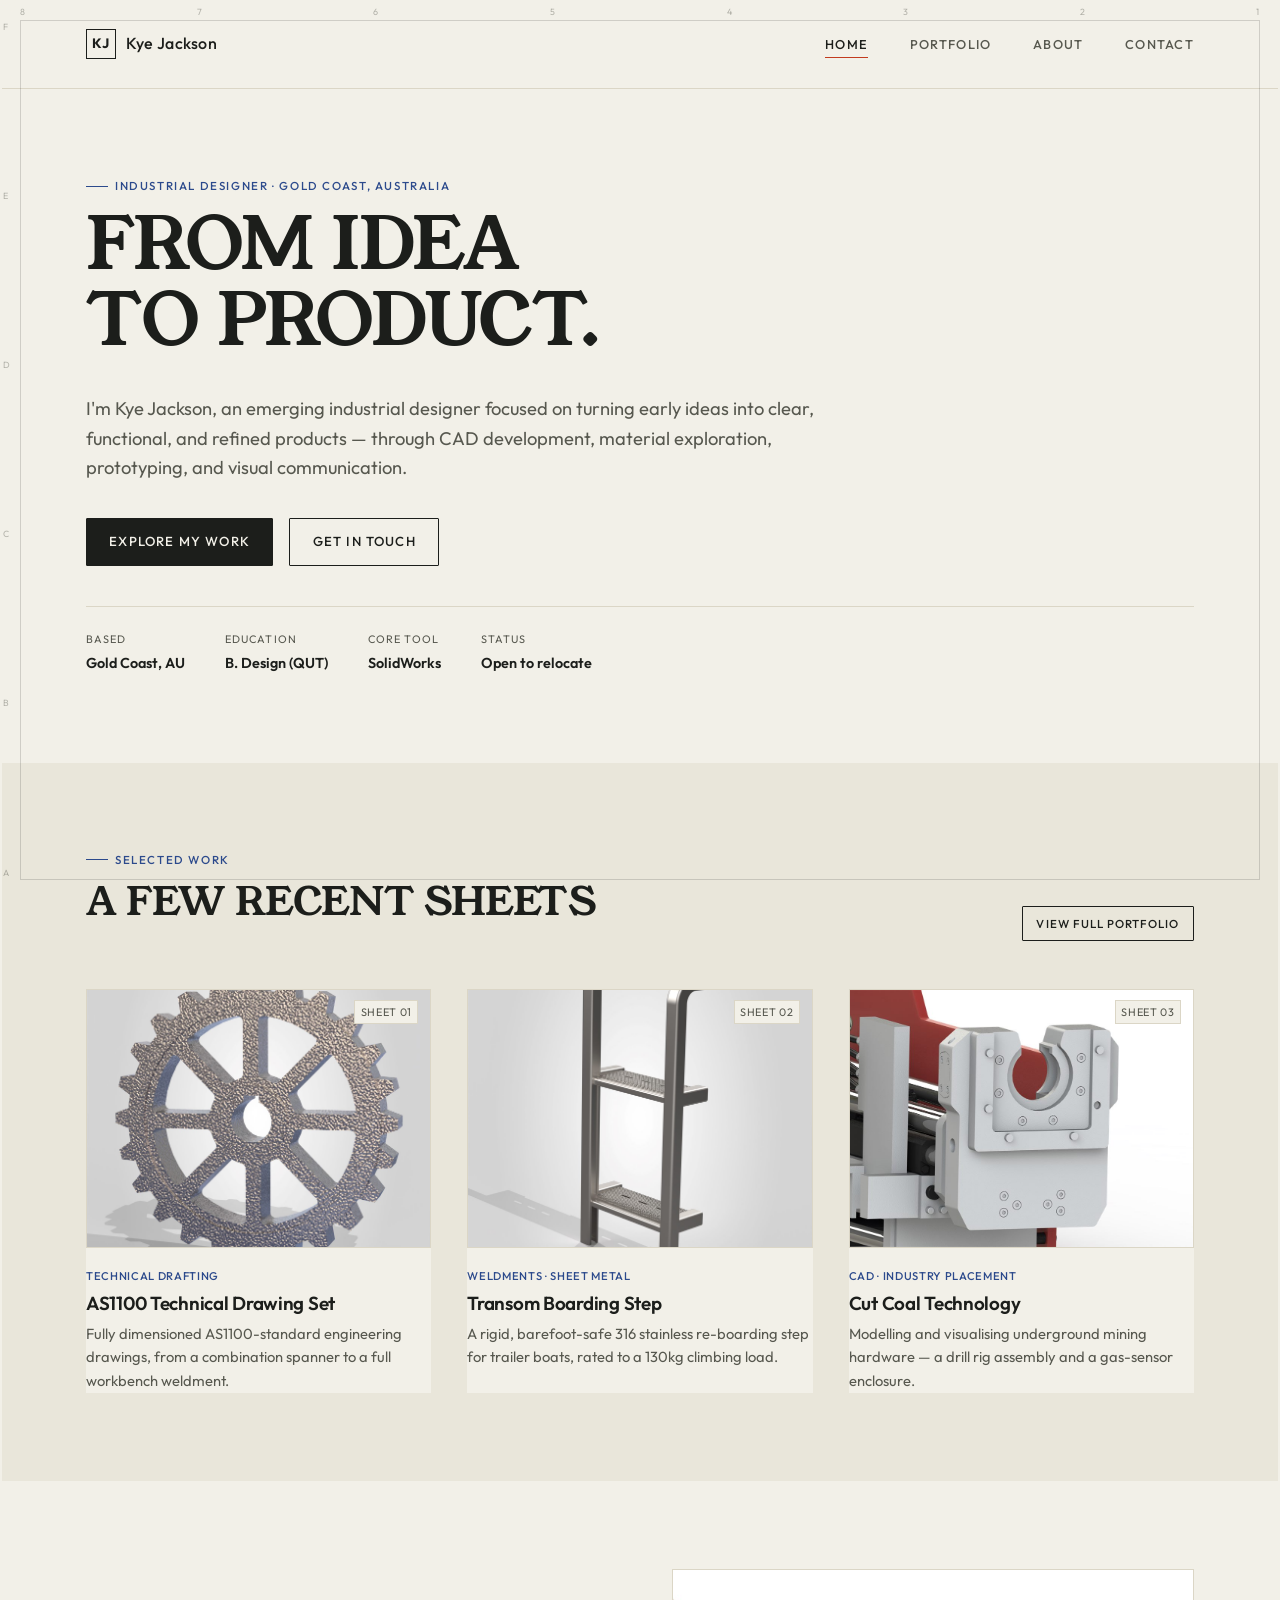
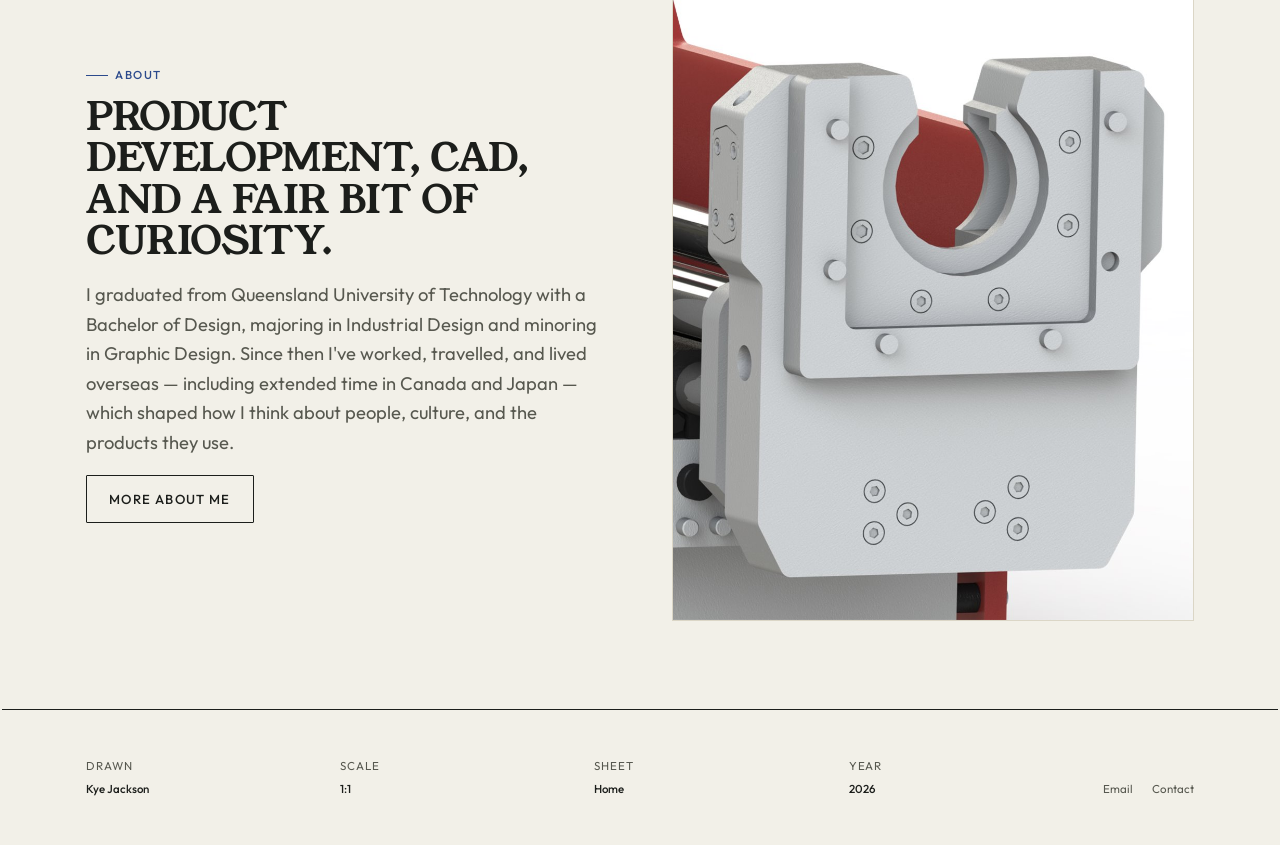
<file: index.html>
<!doctype html>
<html lang="en-AU">
<head>
<meta charset="UTF-8" />
<meta name="viewport" content="width=device-width, initial-scale=1.0" />
<title>Kye Jackson — Industrial Designer</title>
<meta name="description" content="Kye Jackson is an emerging industrial designer based on the Gold Coast, Australia, focused on turning early ideas into clear, functional, refined products." />
<link rel="canonical" href="https://kyejackson.com/" />
<link rel="icon" href="images/favicon.svg" type="image/svg+xml" />
<link rel="icon" href="images/favicon-32.png" sizes="32x32" />
<link rel="apple-touch-icon" href="images/apple-touch-icon.png" />
<meta name="theme-color" content="#f2f0e8" />
<meta property="og:type" content="website" />
<meta property="og:site_name" content="Kye Jackson" />
<meta property="og:url" content="https://kyejackson.com/" />
<meta property="og:title" content="Kye Jackson — Industrial Designer" />
<meta property="og:description" content="Kye Jackson is an emerging industrial designer based on the Gold Coast, Australia, focused on turning early ideas into clear, functional, refined products." />
<meta property="og:image" content="https://kyejackson.com/images/og-card.jpg" />
<meta property="og:image:width" content="1200" />
<meta property="og:image:height" content="630" />
<meta name="twitter:card" content="summary_large_image" />
<meta name="twitter:title" content="Kye Jackson — Industrial Designer" />
<meta name="twitter:description" content="Kye Jackson is an emerging industrial designer based on the Gold Coast, Australia, focused on turning early ideas into clear, functional, refined products." />
<meta name="twitter:image" content="https://kyejackson.com/images/og-card.jpg" />
<link rel="preconnect" href="https://fonts.googleapis.com">
<link rel="preconnect" href="https://fonts.gstatic.com" crossorigin>
<link href="https://fonts.googleapis.com/css2?family=Outfit:wght@400;500;600;700&family=Young+Serif&display=swap" rel="stylesheet">
<link rel="stylesheet" href="css/style.css" />
</head>
<body data-sheet="HOME">

<header class="site-header">
  <div class="container nav">
    <a href="index.html" class="nav-logo"><span class="mark">KJ</span>Kye Jackson</a>
    <button class="nav-toggle" aria-label="Toggle menu" aria-expanded="false">
      <span></span><span></span><span></span>
    </button>
    <ul class="nav-links">
      <li><a href="index.html" aria-current="page">Home</a></li>
      <li><a href="portfolio.html">Portfolio</a></li>
      <li><a href="about.html">About</a></li>
      <li><a href="contact.html">Contact</a></li>
    </ul>
  </div>
</header>

<main>

  <section class="hero container">
    <span class="eyebrow">Industrial Designer · Gold Coast, Australia</span>
    <h1>From idea<br>to product.</h1>
    <p class="lede">I'm Kye Jackson, an emerging industrial designer focused on turning early ideas into clear, functional, and refined products — through CAD development, material exploration, prototyping, and visual communication.</p>
    <div class="hero-actions">
      <a href="portfolio.html" class="btn btn-primary">Explore My Work</a>
      <a href="contact.html" class="btn btn-secondary">Get In Touch</a>
    </div>
    <dl class="hero-meta">
      <div><dt>Based</dt><dd>Gold Coast, AU</dd></div>
      <div><dt>Education</dt><dd>B. Design (QUT)</dd></div>
      <div><dt>Core Tool</dt><dd>SolidWorks</dd></div>
      <div><dt>Status</dt><dd>Open to relocate</dd></div>
    </dl>
  </section>

  <section class="section section-alt">
    <div class="container">
      <div class="section-head">
        <div>
          <span class="eyebrow">Selected Work</span>
          <h2 class="mt-0">A few recent sheets</h2>
        </div>
        <a href="portfolio.html" class="btn btn-secondary btn-sm">View full portfolio</a>
      </div>

      <div class="featured-grid">

        <a href="projects/as1100-technical-drafting.html" class="project-card">
          <div class="project-thumb">
            <span class="corner tl"></span><span class="corner br"></span>
            <span class="sheet-no">SHEET 01</span>
            <img src="images/as1100/gear-render-cast.jpg" alt="Cast-textured render of the timing gear from the AS1100 drawing set." />
          </div>
          <span class="tag">Technical Drafting</span>
          <h3>AS1100 Technical Drawing Set</h3>
          <p>Fully dimensioned AS1100-standard engineering drawings, from a combination spanner to a full workbench weldment.</p>
        </a>

        <a href="projects/transom-boarding-step.html" class="project-card">
          <div class="project-thumb">
            <span class="corner tl"></span><span class="corner br"></span>
            <span class="sheet-no">SHEET 02</span>
            <img src="images/transom/hero.jpg" alt="Render of a stainless steel transom boarding step." />
          </div>
          <span class="tag">Weldments · Sheet Metal</span>
          <h3>Transom Boarding Step</h3>
          <p>A rigid, barefoot-safe 316 stainless re-boarding step for trailer boats, rated to a 130kg climbing load.</p>
        </a>

        <a href="projects/cut-coal-technology-cad.html" class="project-card">
          <div class="project-thumb">
            <span class="corner tl"></span><span class="corner br"></span>
            <span class="sheet-no">SHEET 03</span>
            <img src="images/coal-cad/drill-rig-2.jpg" alt="Render of a mining drill rig assembly." />
          </div>
          <span class="tag">CAD · Industry Placement</span>
          <h3>Cut Coal Technology</h3>
          <p>Modelling and visualising underground mining hardware — a drill rig assembly and a gas-sensor enclosure.</p>
        </a>

      </div>
    </div>
  </section>

  <section class="section">
    <div class="container split">
      <div class="split-content">
        <span class="eyebrow">About</span>
        <h2>Product development, CAD, and a fair bit of curiosity.</h2>
        <p class="lede">I graduated from Queensland University of Technology with a Bachelor of Design, majoring in Industrial Design and minoring in Graphic Design. Since then I've worked, travelled, and lived overseas — including extended time in Canada and Japan — which shaped how I think about people, culture, and the products they use.</p>
        <a href="about.html" class="btn btn-secondary">More about me</a>
      </div>
      <div class="split-media">
        <img src="images/home/drill-rig-detail.jpg"
             alt="Close-up render of a mining drill rig rod-clamp assembly in machined aluminium against a red chassis."
             width="1000" height="1250" />
      </div>
    </div>
  </section>

</main>

<footer class="site-footer">
  <div class="container">
    <dl class="title-block">
      <div><dt>Drawn</dt><dd>Kye Jackson</dd></div>
      <div><dt>Scale</dt><dd>1:1</dd></div>
      <div><dt>Sheet</dt><dd>Home</dd></div>
      <div><dt>Year</dt><dd><span id="year"></span></dd></div>
      <div class="footer-links">
        <a href="mailto:kyejackoson@gmail.com">Email</a>
        <a href="contact.html">Contact</a>
      </div>
    </dl>
  </div>
</footer>

<script src="js/main.js"></script>
<script>document.getElementById("year").textContent = new Date().getFullYear();</script>
</body>
</html>
</file>
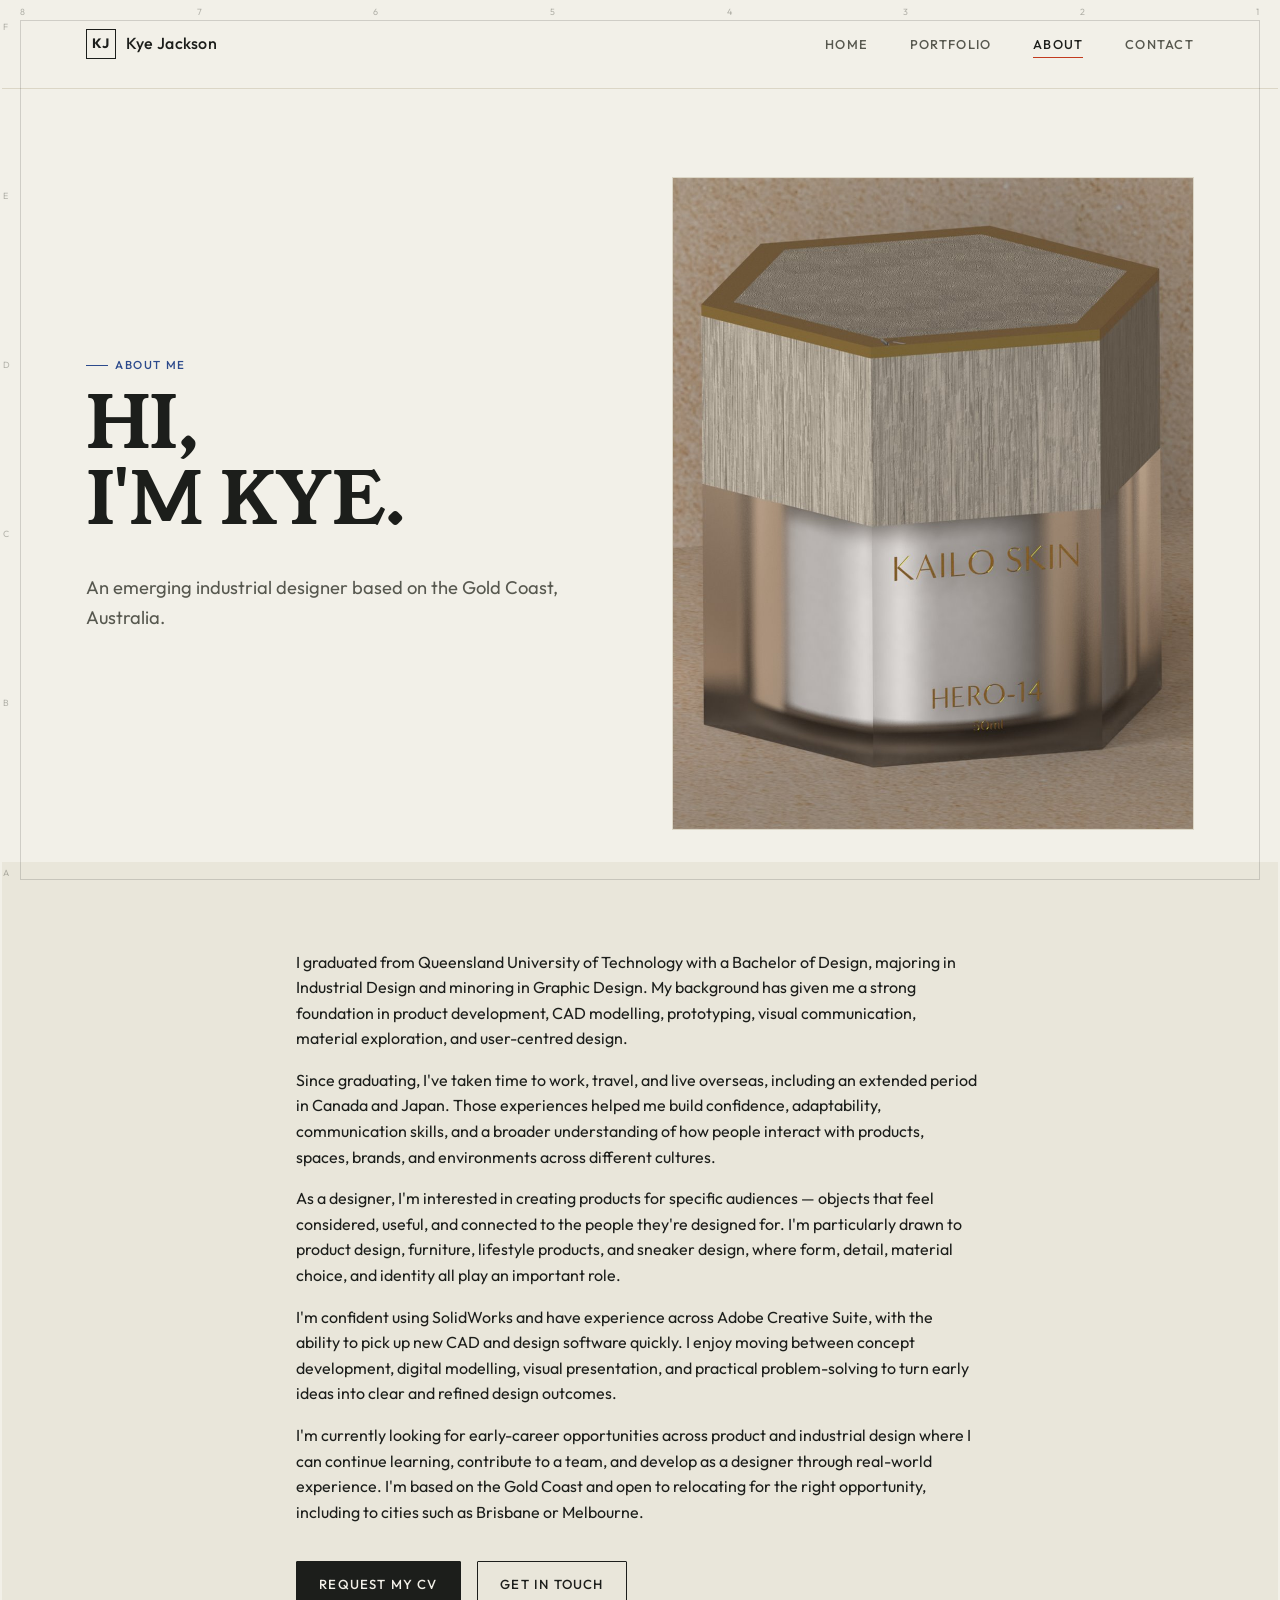
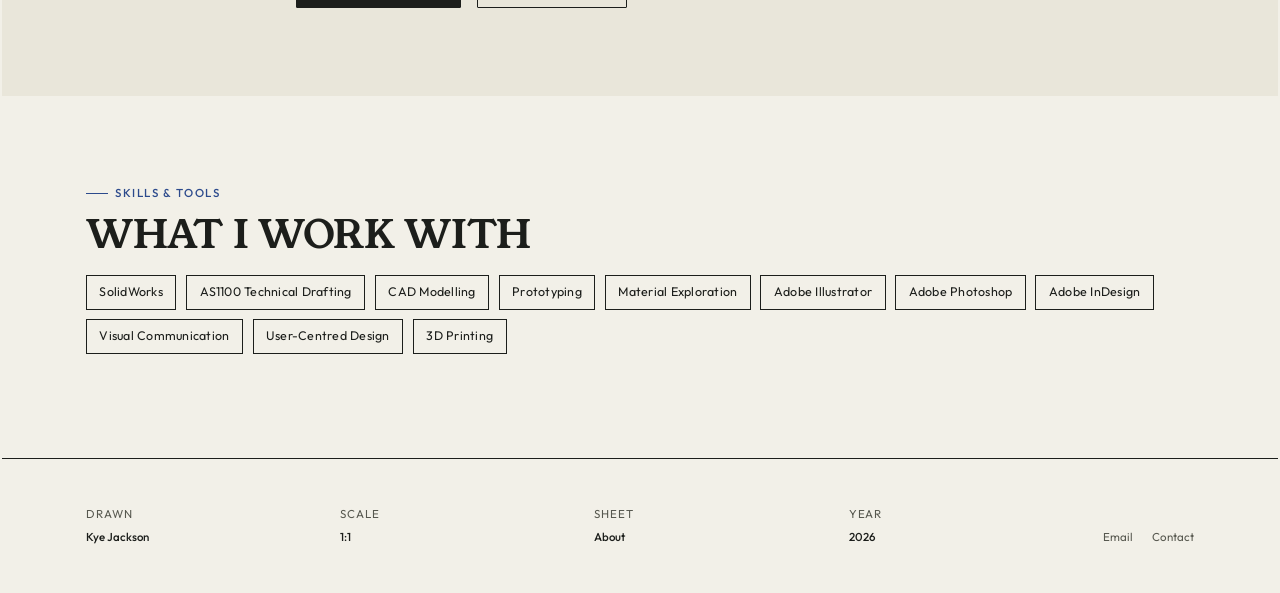
<file: about.html>
<!doctype html>
<html lang="en-AU">
<head>
<meta charset="UTF-8" />
<meta name="viewport" content="width=device-width, initial-scale=1.0" />
<title>About — Kye Jackson</title>
<meta name="description" content="About Kye Jackson, an emerging industrial designer based on the Gold Coast, Australia, with a background in product development, CAD, and graphic design." />
<link rel="canonical" href="https://kyejackson.com/about.html" />
<link rel="icon" href="images/favicon.svg" type="image/svg+xml" />
<link rel="icon" href="images/favicon-32.png" sizes="32x32" />
<link rel="apple-touch-icon" href="images/apple-touch-icon.png" />
<meta name="theme-color" content="#f2f0e8" />
<meta property="og:type" content="website" />
<meta property="og:site_name" content="Kye Jackson" />
<meta property="og:url" content="https://kyejackson.com/about.html" />
<meta property="og:title" content="About — Kye Jackson" />
<meta property="og:description" content="About Kye Jackson, an emerging industrial designer based on the Gold Coast, Australia, with a background in product development, CAD, and graphic design." />
<meta property="og:image" content="https://kyejackson.com/images/og-card.jpg" />
<meta property="og:image:width" content="1200" />
<meta property="og:image:height" content="630" />
<meta name="twitter:card" content="summary_large_image" />
<meta name="twitter:title" content="About — Kye Jackson" />
<meta name="twitter:description" content="About Kye Jackson, an emerging industrial designer based on the Gold Coast, Australia, with a background in product development, CAD, and graphic design." />
<meta name="twitter:image" content="https://kyejackson.com/images/og-card.jpg" />
<link rel="preconnect" href="https://fonts.googleapis.com">
<link rel="preconnect" href="https://fonts.gstatic.com" crossorigin>
<link href="https://fonts.googleapis.com/css2?family=Outfit:wght@400;500;600;700&family=Young+Serif&display=swap" rel="stylesheet">
<link rel="stylesheet" href="css/style.css" />
</head>
<body data-sheet="ABOUT">

<header class="site-header">
  <div class="container nav">
    <a href="index.html" class="nav-logo"><span class="mark">KJ</span>Kye Jackson</a>
    <button class="nav-toggle" aria-label="Toggle menu" aria-expanded="false">
      <span></span><span></span><span></span>
    </button>
    <ul class="nav-links">
      <li><a href="index.html">Home</a></li>
      <li><a href="portfolio.html">Portfolio</a></li>
      <li><a href="about.html" aria-current="page">About</a></li>
      <li><a href="contact.html">Contact</a></li>
    </ul>
  </div>
</header>

<main>

  <section class="section" style="padding-bottom: 2rem;">
    <div class="container split">
      <div class="split-content">
        <span class="eyebrow">About Me</span>
        <h1>Hi,<br>I'm Kye.</h1>
        <p class="lede">An emerging industrial designer based on the Gold Coast, Australia.</p>
      </div>
      <div class="split-media">
        <img src="images/about/kailo-vessel.jpg"
             alt="Render of the KAILO HERO-14 refillable skincare vessel: a hexagonal jar with a brushed metal collar, gold rim and frosted glass body."
             width="1000" height="1250" />
      </div>
    </div>
  </section>

  <section class="section section-alt">
    <div class="container" style="max-width: 760px;">
      <p>I graduated from Queensland University of Technology with a Bachelor of Design, majoring in Industrial Design and minoring in Graphic Design. My background has given me a strong foundation in product development, CAD modelling, prototyping, visual communication, material exploration, and user-centred design.</p>

      <p>Since graduating, I've taken time to work, travel, and live overseas, including an extended period in Canada and Japan. Those experiences helped me build confidence, adaptability, communication skills, and a broader understanding of how people interact with products, spaces, brands, and environments across different cultures.</p>

      <p>As a designer, I'm interested in creating products for specific audiences — objects that feel considered, useful, and connected to the people they're designed for. I'm particularly drawn to product design, furniture, lifestyle products, and sneaker design, where form, detail, material choice, and identity all play an important role.</p>

      <p>I'm confident using SolidWorks and have experience across Adobe Creative Suite, with the ability to pick up new CAD and design software quickly. I enjoy moving between concept development, digital modelling, visual presentation, and practical problem-solving to turn early ideas into clear and refined design outcomes.</p>

      <p>I'm currently looking for early-career opportunities across product and industrial design where I can continue learning, contribute to a team, and develop as a designer through real-world experience. I'm based on the Gold Coast and open to relocating for the right opportunity, including to cities such as Brisbane or Melbourne.</p>

      <div class="hero-actions">
        <!-- CV is ready to go in — the only thing outstanding is a version
             without the home street address in the header. Once that PDF is at
             assets/resume/kye-jackson-resume.pdf, swap this button for:
             <a href="assets/resume/kye-jackson-resume.pdf" class="btn btn-primary" download>Download CV</a>
             Email link until then, so the button never 404s. -->
        <a href="mailto:kyejackoson@gmail.com?subject=CV%20request" class="btn btn-primary">Request my CV</a>
        <a href="contact.html" class="btn btn-secondary">Get in touch</a>
      </div>
    </div>
  </section>

  <section class="section">
    <div class="container">
      <span class="eyebrow">Skills &amp; Tools</span>
      <h2 class="mt-0">What I work with</h2>
      <ul class="tag-list">
        <li>SolidWorks</li>
        <li>AS1100 Technical Drafting</li>
        <li>CAD Modelling</li>
        <li>Prototyping</li>
        <li>Material Exploration</li>
        <li>Adobe Illustrator</li>
        <li>Adobe Photoshop</li>
        <li>Adobe InDesign</li>
        <li>Visual Communication</li>
        <li>User-Centred Design</li>
        <li>3D Printing</li>
      </ul>
    </div>
  </section>

</main>

<footer class="site-footer">
  <div class="container">
    <dl class="title-block">
      <div><dt>Drawn</dt><dd>Kye Jackson</dd></div>
      <div><dt>Scale</dt><dd>1:1</dd></div>
      <div><dt>Sheet</dt><dd>About</dd></div>
      <div><dt>Year</dt><dd><span id="year"></span></dd></div>
      <div class="footer-links">
        <a href="mailto:kyejackoson@gmail.com">Email</a>
        <a href="contact.html">Contact</a>
      </div>
    </dl>
  </div>
</footer>

<script src="js/main.js"></script>
<script>document.getElementById("year").textContent = new Date().getFullYear();</script>
</body>
</html>
</file>
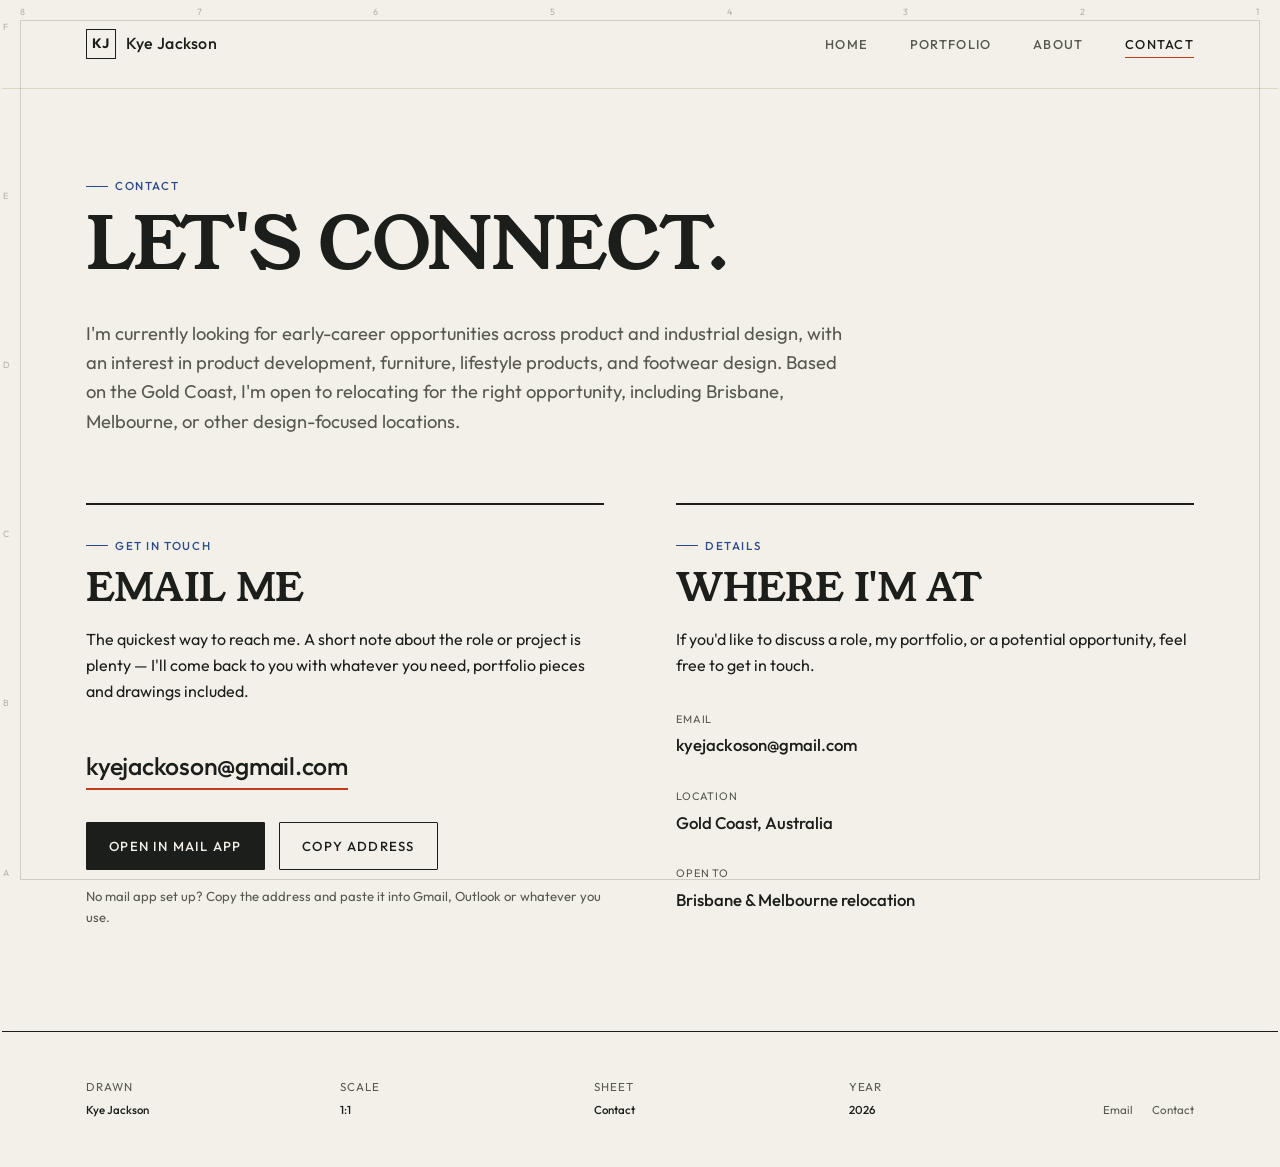
<file: contact.html>
<!doctype html>
<html lang="en-AU">
<head>
<meta charset="UTF-8" />
<meta name="viewport" content="width=device-width, initial-scale=1.0" />
<title>Contact — Kye Jackson</title>
<meta name="description" content="Get in touch with Kye Jackson about industrial design opportunities, freelance projects, or portfolio enquiries." />
<link rel="canonical" href="https://kyejackson.com/contact.html" />
<link rel="icon" href="images/favicon.svg" type="image/svg+xml" />
<link rel="icon" href="images/favicon-32.png" sizes="32x32" />
<link rel="apple-touch-icon" href="images/apple-touch-icon.png" />
<meta name="theme-color" content="#f2f0e8" />
<meta property="og:type" content="website" />
<meta property="og:site_name" content="Kye Jackson" />
<meta property="og:url" content="https://kyejackson.com/contact.html" />
<meta property="og:title" content="Contact — Kye Jackson" />
<meta property="og:description" content="Get in touch with Kye Jackson about industrial design opportunities, freelance projects, or portfolio enquiries." />
<meta property="og:image" content="https://kyejackson.com/images/og-card.jpg" />
<meta property="og:image:width" content="1200" />
<meta property="og:image:height" content="630" />
<meta name="twitter:card" content="summary_large_image" />
<meta name="twitter:title" content="Contact — Kye Jackson" />
<meta name="twitter:description" content="Get in touch with Kye Jackson about industrial design opportunities, freelance projects, or portfolio enquiries." />
<meta name="twitter:image" content="https://kyejackson.com/images/og-card.jpg" />
<link rel="preconnect" href="https://fonts.googleapis.com">
<link rel="preconnect" href="https://fonts.gstatic.com" crossorigin>
<link href="https://fonts.googleapis.com/css2?family=Outfit:wght@400;500;600;700&family=Young+Serif&display=swap" rel="stylesheet">
<link rel="stylesheet" href="css/style.css" />
</head>
<body data-sheet="CONTACT">

<header class="site-header">
  <div class="container nav">
    <a href="index.html" class="nav-logo"><span class="mark">KJ</span>Kye Jackson</a>
    <button class="nav-toggle" aria-label="Toggle menu" aria-expanded="false">
      <span></span><span></span><span></span>
    </button>
    <ul class="nav-links">
      <li><a href="index.html">Home</a></li>
      <li><a href="portfolio.html">Portfolio</a></li>
      <li><a href="about.html">About</a></li>
      <li><a href="contact.html" aria-current="page">Contact</a></li>
    </ul>
  </div>
</header>

<main>

  <section class="hero container" style="padding-bottom: 3rem;">
    <span class="eyebrow">Contact</span>
    <h1>Let's connect.</h1>
    <p class="lede">I'm currently looking for early-career opportunities across product and industrial design, with an interest in product development, furniture, lifestyle products, and footwear design. Based on the Gold Coast, I'm open to relocating for the right opportunity, including Brisbane, Melbourne, or other design-focused locations.</p>
  </section>

  <section class="section" style="padding-top: 0;">
    <div class="container contact-grid">

      <!--
        This column used to hold a Netlify Forms contact form. It was silently
        failing in production, so the direct email address is now the primary
        path: a plain mailto plus a copy button, with no server, no third-party
        account and nothing that breaks if the site ever moves off Netlify.

        To bring a form back, the markup below still works as-is once you have
        a working endpoint. Netlify Forms needs "Form detection" switched on in
        Site configuration > Forms before it will accept submissions; the
        alternative is a Formspree endpoint in the action attribute. Either way
        the submit handler in js/main.js is still there and will pick it up.

        <form id="contact-form" name="contact" method="POST" action="/"
              data-netlify="true" data-netlify-honeypot="bot-field">
          <input type="hidden" name="form-name" value="contact" />
          <p hidden><label>Leave this field empty: <input name="bot-field" /></label></p>
          <div class="form-field">
            <label for="name">Name</label>
            <input type="text" id="name" name="name" required />
          </div>
          <div class="form-field">
            <label for="email">Email</label>
            <input type="email" id="email" name="email" required />
          </div>
          <div class="form-field">
            <label for="message">Message</label>
            <textarea id="message" name="message" rows="6" required></textarea>
          </div>
          <button type="submit" class="btn btn-primary">Send Message</button>
          <p id="form-status" class="form-status" role="status"></p>
        </form>
      -->
      <div class="contact-cta">
        <span class="eyebrow">Get in touch</span>
        <h2 class="mt-0">Email me</h2>
        <p>The quickest way to reach me. A short note about the role or project is plenty &mdash; I'll come back to you with whatever you need, portfolio pieces and drawings included.</p>

        <a class="contact-email" href="mailto:kyejackoson@gmail.com?subject=Portfolio%20enquiry">kyejackoson@gmail.com</a>

        <div class="contact-actions">
          <a class="btn btn-primary" href="mailto:kyejackoson@gmail.com?subject=Portfolio%20enquiry">Open in mail app</a>
          <button type="button" class="btn btn-secondary" id="copy-email" data-copy="kyejackoson@gmail.com">Copy address</button>
        </div>
        <p id="copy-status" class="form-status" role="status"></p>
        <p class="form-note">No mail app set up? Copy the address and paste it into Gmail, Outlook or whatever you use.</p>
      </div>

      <div class="contact-info">
        <span class="eyebrow">Details</span>
        <h2 class="mt-0">Where I'm at</h2>
        <p>If you'd like to discuss a role, my portfolio, or a potential opportunity, feel free to get in touch.</p>
        <dl>
          <dt>Email</dt>
          <dd><a href="mailto:kyejackoson@gmail.com?subject=Portfolio%20enquiry">kyejackoson@gmail.com</a></dd>
          <dt>Location</dt>
          <dd>Gold Coast, Australia</dd>
          <dt>Open to</dt>
          <dd>Brisbane &amp; Melbourne relocation</dd>
        </dl>
      </div>

    </div>
  </section>

</main>

<footer class="site-footer">
  <div class="container">
    <dl class="title-block">
      <div><dt>Drawn</dt><dd>Kye Jackson</dd></div>
      <div><dt>Scale</dt><dd>1:1</dd></div>
      <div><dt>Sheet</dt><dd>Contact</dd></div>
      <div><dt>Year</dt><dd><span id="year"></span></dd></div>
      <div class="footer-links">
        <a href="mailto:kyejackoson@gmail.com">Email</a>
        <a href="contact.html">Contact</a>
      </div>
    </dl>
  </div>
</footer>

<script src="js/main.js"></script>
<script>document.getElementById("year").textContent = new Date().getFullYear();</script>
</body>
</html>
</file>
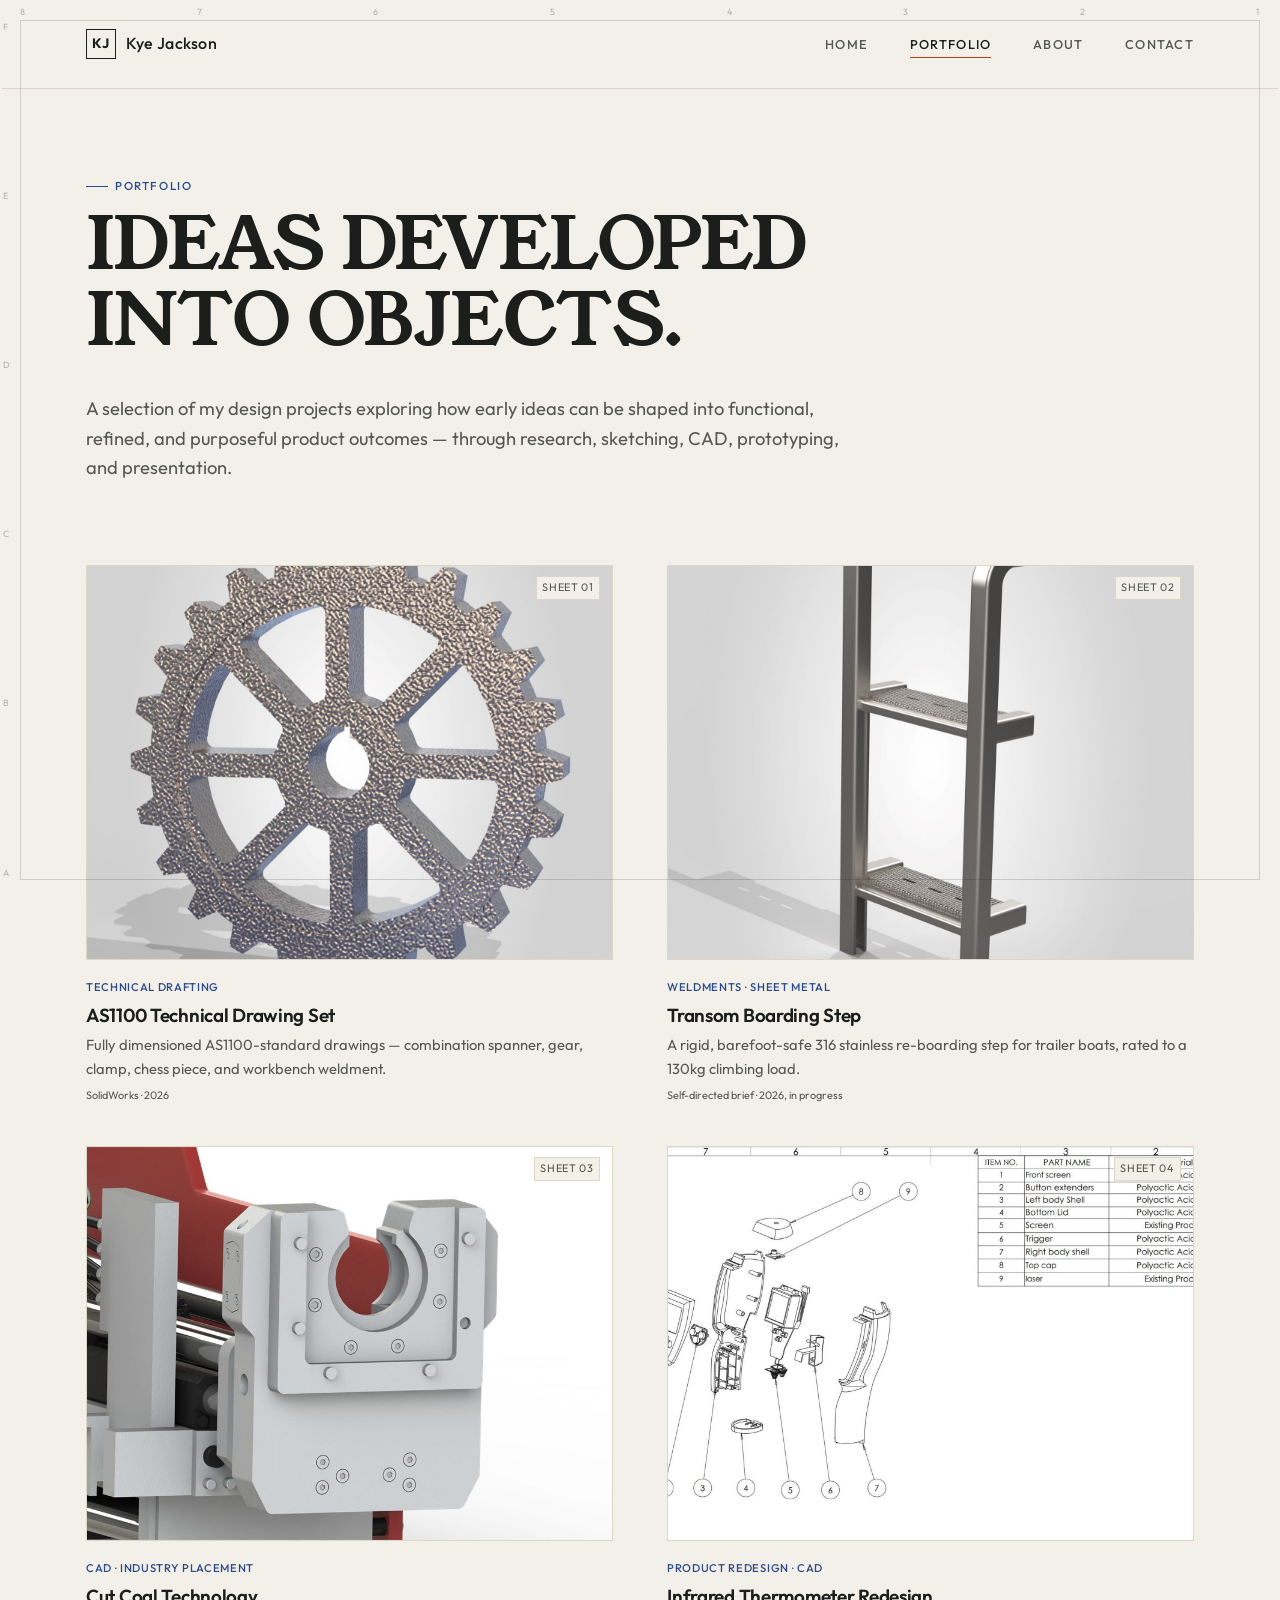
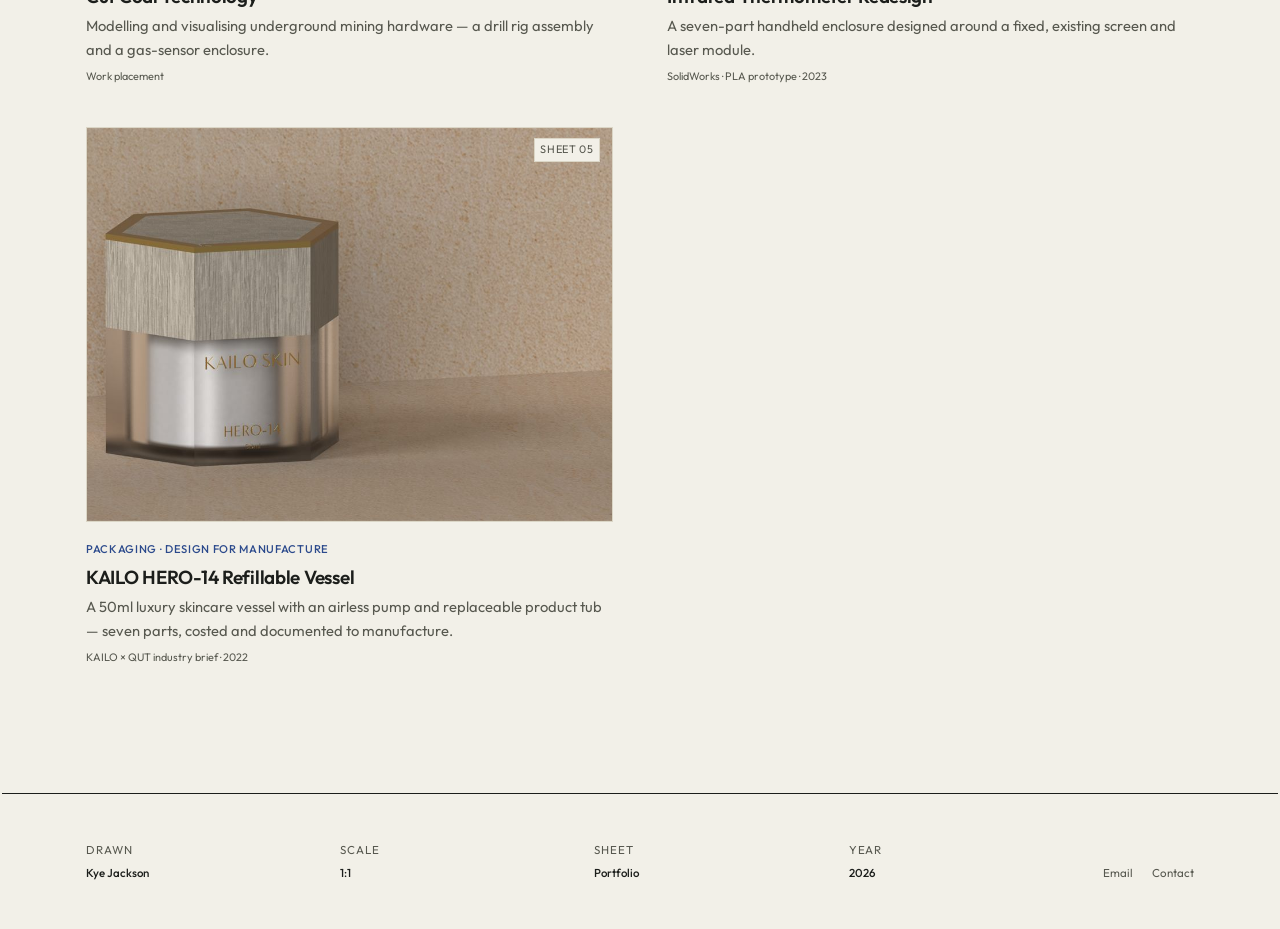
<file: portfolio.html>
<!doctype html>
<html lang="en-AU">
<head>
<meta charset="UTF-8" />
<meta name="viewport" content="width=device-width, initial-scale=1.0" />
<title>Portfolio — Kye Jackson</title>
<meta name="description" content="A selection of industrial design projects by Kye Jackson, spanning packaging design, product redesign, technical drafting, and CAD visualisation for industry." />
<link rel="canonical" href="https://kyejackson.com/portfolio.html" />
<link rel="icon" href="images/favicon.svg" type="image/svg+xml" />
<link rel="icon" href="images/favicon-32.png" sizes="32x32" />
<link rel="apple-touch-icon" href="images/apple-touch-icon.png" />
<meta name="theme-color" content="#f2f0e8" />
<meta property="og:type" content="website" />
<meta property="og:site_name" content="Kye Jackson" />
<meta property="og:url" content="https://kyejackson.com/portfolio.html" />
<meta property="og:title" content="Portfolio — Kye Jackson" />
<meta property="og:description" content="A selection of industrial design projects by Kye Jackson, spanning packaging design, product redesign, technical drafting, and CAD visualisation for industry." />
<meta property="og:image" content="https://kyejackson.com/images/og-card.jpg" />
<meta property="og:image:width" content="1200" />
<meta property="og:image:height" content="630" />
<meta name="twitter:card" content="summary_large_image" />
<meta name="twitter:title" content="Portfolio — Kye Jackson" />
<meta name="twitter:description" content="A selection of industrial design projects by Kye Jackson, spanning packaging design, product redesign, technical drafting, and CAD visualisation for industry." />
<meta name="twitter:image" content="https://kyejackson.com/images/og-card.jpg" />
<link rel="preconnect" href="https://fonts.googleapis.com">
<link rel="preconnect" href="https://fonts.gstatic.com" crossorigin>
<link href="https://fonts.googleapis.com/css2?family=Outfit:wght@400;500;600;700&family=Young+Serif&display=swap" rel="stylesheet">
<link rel="stylesheet" href="css/style.css" />
</head>
<body data-sheet="PORTFOLIO">

<header class="site-header">
  <div class="container nav">
    <a href="index.html" class="nav-logo"><span class="mark">KJ</span>Kye Jackson</a>
    <button class="nav-toggle" aria-label="Toggle menu" aria-expanded="false">
      <span></span><span></span><span></span>
    </button>
    <ul class="nav-links">
      <li><a href="index.html">Home</a></li>
      <li><a href="portfolio.html" aria-current="page">Portfolio</a></li>
      <li><a href="about.html">About</a></li>
      <li><a href="contact.html">Contact</a></li>
    </ul>
  </div>
</header>

<main>

  <section class="hero container" style="padding-bottom: 3rem;">
    <span class="eyebrow">Portfolio</span>
    <h1>Ideas developed<br>into objects.</h1>
    <p class="lede">A selection of my design projects exploring how early ideas can be shaped into functional, refined, and purposeful product outcomes — through research, sketching, CAD, prototyping, and presentation.</p>
  </section>

  <section class="section" style="padding-top: 1rem;">
    <div class="container">
      <div class="project-grid">

        <a href="projects/as1100-technical-drafting.html" class="project-card">
          <div class="project-thumb">
            <span class="corner tl"></span><span class="corner br"></span>
            <span class="sheet-no">SHEET 01</span>
            <img src="images/as1100/gear-render-cast.jpg" alt="Cast-textured render of the timing gear from the AS1100 drawing set." />
          </div>
          <span class="tag">Technical Drafting</span>
          <h3>AS1100 Technical Drawing Set</h3>
          <p>Fully dimensioned AS1100-standard drawings — combination spanner, gear, clamp, chess piece, and workbench weldment.</p>
          <span class="scale-tag">SolidWorks · 2026</span>
        </a>

        <a href="projects/transom-boarding-step.html" class="project-card">
          <div class="project-thumb">
            <span class="corner tl"></span><span class="corner br"></span>
            <span class="sheet-no">SHEET 02</span>
            <img src="images/transom/hero.jpg" alt="Render of a stainless steel transom boarding step." />
          </div>
          <span class="tag">Weldments · Sheet Metal</span>
          <h3>Transom Boarding Step</h3>
          <p>A rigid, barefoot-safe 316 stainless re-boarding step for trailer boats, rated to a 130kg climbing load.</p>
          <span class="scale-tag">Self-directed brief · 2026, in progress</span>
        </a>

        <a href="projects/cut-coal-technology-cad.html" class="project-card">
          <div class="project-thumb">
            <span class="corner tl"></span><span class="corner br"></span>
            <span class="sheet-no">SHEET 03</span>
            <img src="images/coal-cad/drill-rig-2.jpg" alt="Render of a mining drill rig assembly." />
          </div>
          <span class="tag">CAD · Industry Placement</span>
          <h3>Cut Coal Technology</h3>
          <p>Modelling and visualising underground mining hardware — a drill rig assembly and a gas-sensor enclosure.</p>
          <span class="scale-tag">Work placement</span>
        </a>

        <a href="projects/infrared-thermometer-redesign.html" class="project-card">
          <div class="project-thumb">
            <span class="corner tl"></span><span class="corner br"></span>
            <span class="sheet-no">SHEET 04</span>
            <img src="images/thermometer/exploded-view.jpg" alt="Exploded assembly drawing of the infrared thermometer enclosure." />
          </div>
          <span class="tag">Product Redesign · CAD</span>
          <h3>Infrared Thermometer Redesign</h3>
          <p>A seven-part handheld enclosure designed around a fixed, existing screen and laser module.</p>
          <span class="scale-tag">SolidWorks · PLA prototype · 2023</span>
        </a>

        <a href="projects/refillable-skincare-packaging.html" class="project-card">
          <div class="project-thumb">
            <span class="corner tl"></span><span class="corner br"></span>
            <span class="sheet-no">SHEET 05</span>
            <img src="images/skincare/hero-2.jpg" alt="Render of the KAILO HERO-14 refillable skincare vessel." />
          </div>
          <span class="tag">Packaging · Design for Manufacture</span>
          <h3>KAILO HERO-14 Refillable Vessel</h3>
          <p>A 50ml luxury skincare vessel with an airless pump and replaceable product tub — seven parts, costed and documented to manufacture.</p>
          <span class="scale-tag">KAILO × QUT industry brief · 2022</span>
        </a>

      </div>
    </div>
  </section>

</main>

<footer class="site-footer">
  <div class="container">
    <dl class="title-block">
      <div><dt>Drawn</dt><dd>Kye Jackson</dd></div>
      <div><dt>Scale</dt><dd>1:1</dd></div>
      <div><dt>Sheet</dt><dd>Portfolio</dd></div>
      <div><dt>Year</dt><dd><span id="year"></span></dd></div>
      <div class="footer-links">
        <a href="mailto:kyejackoson@gmail.com">Email</a>
        <a href="contact.html">Contact</a>
      </div>
    </dl>
  </div>
</footer>

<script src="js/main.js"></script>
<script>document.getElementById("year").textContent = new Date().getFullYear();</script>
</body>
</html>
</file>
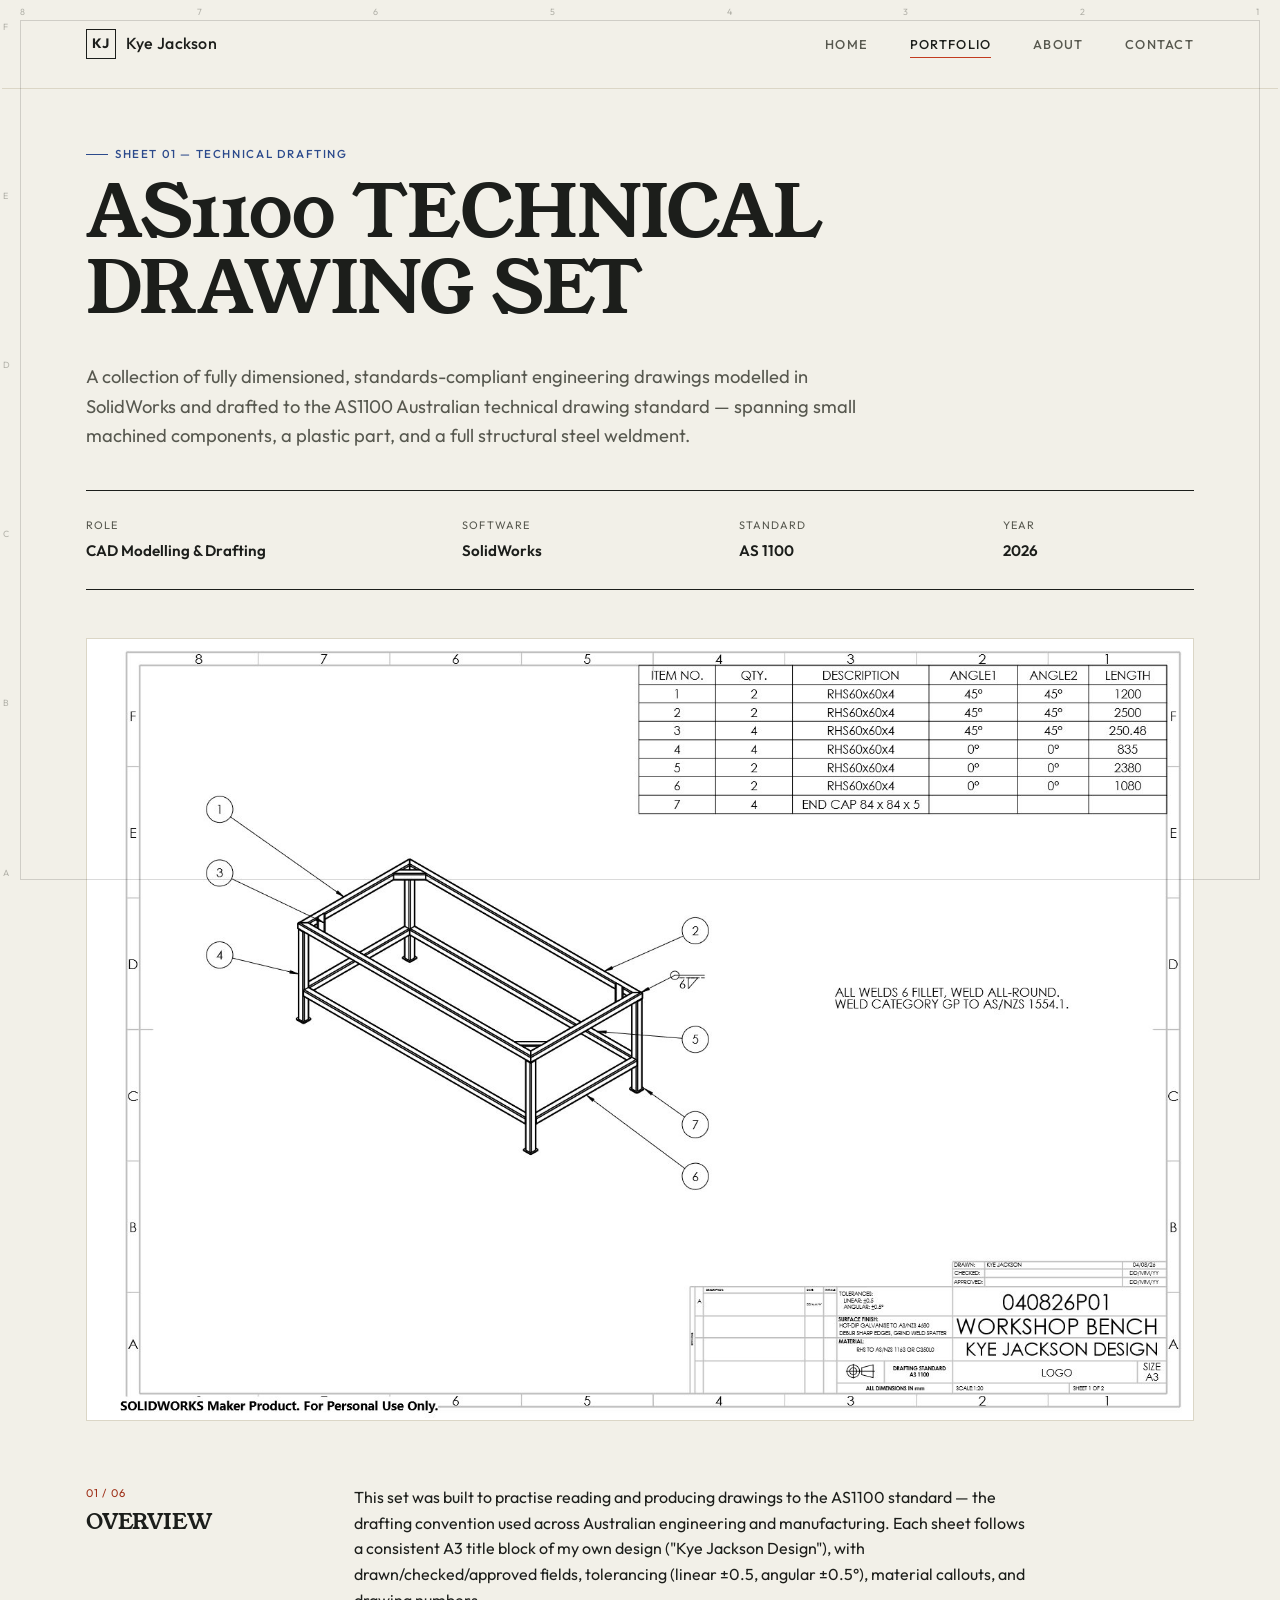
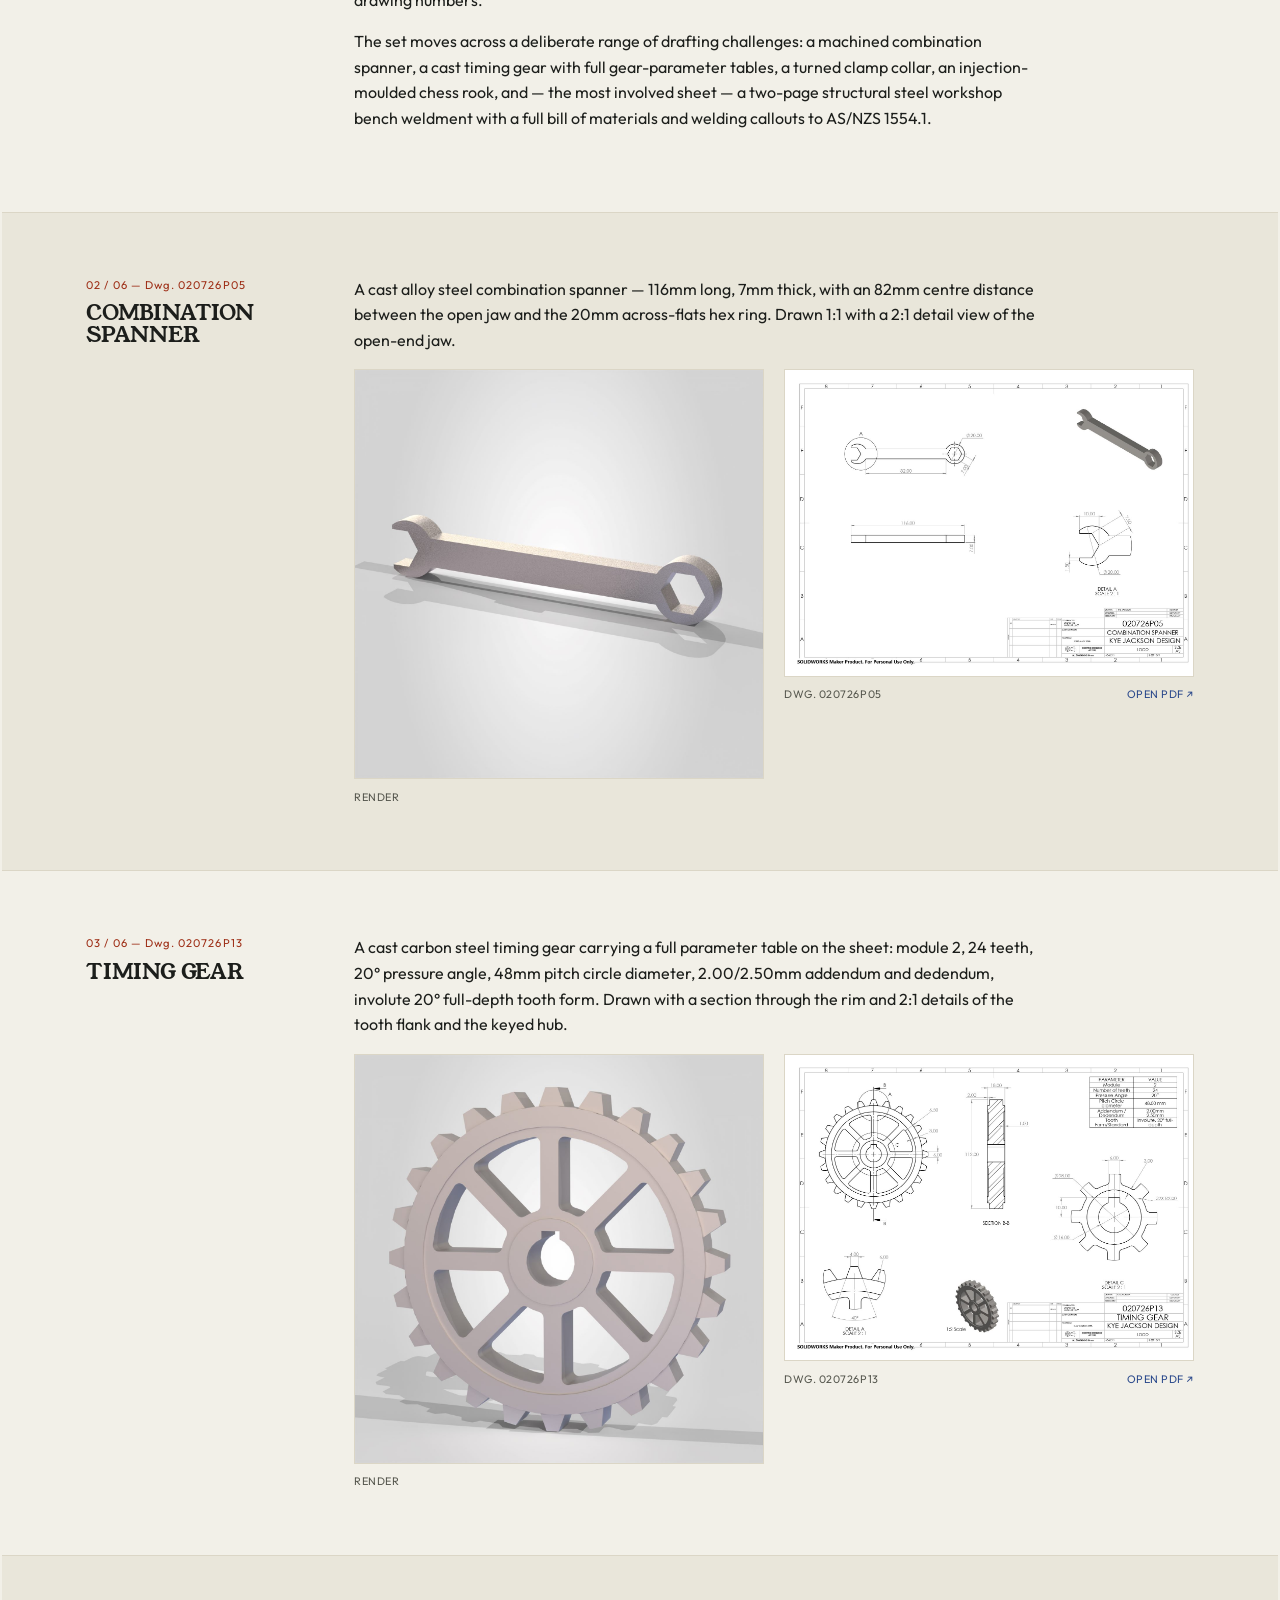
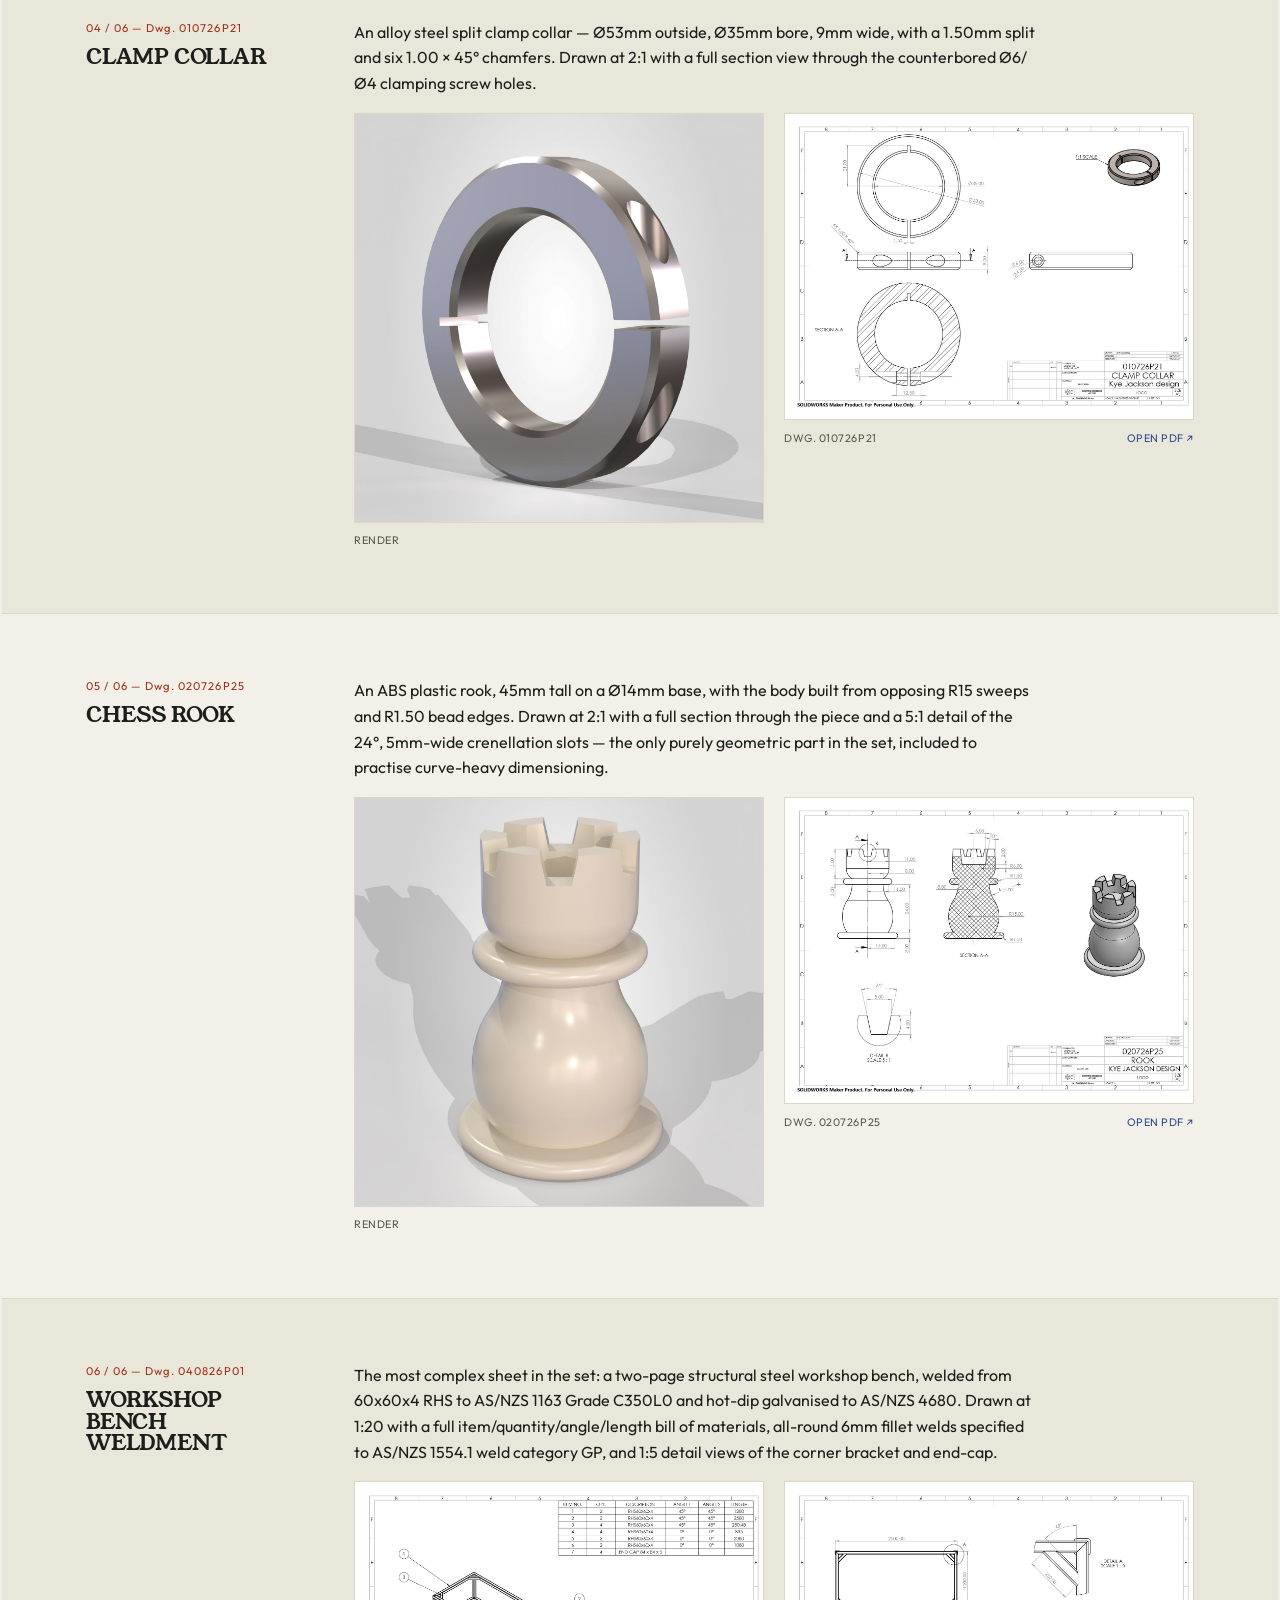
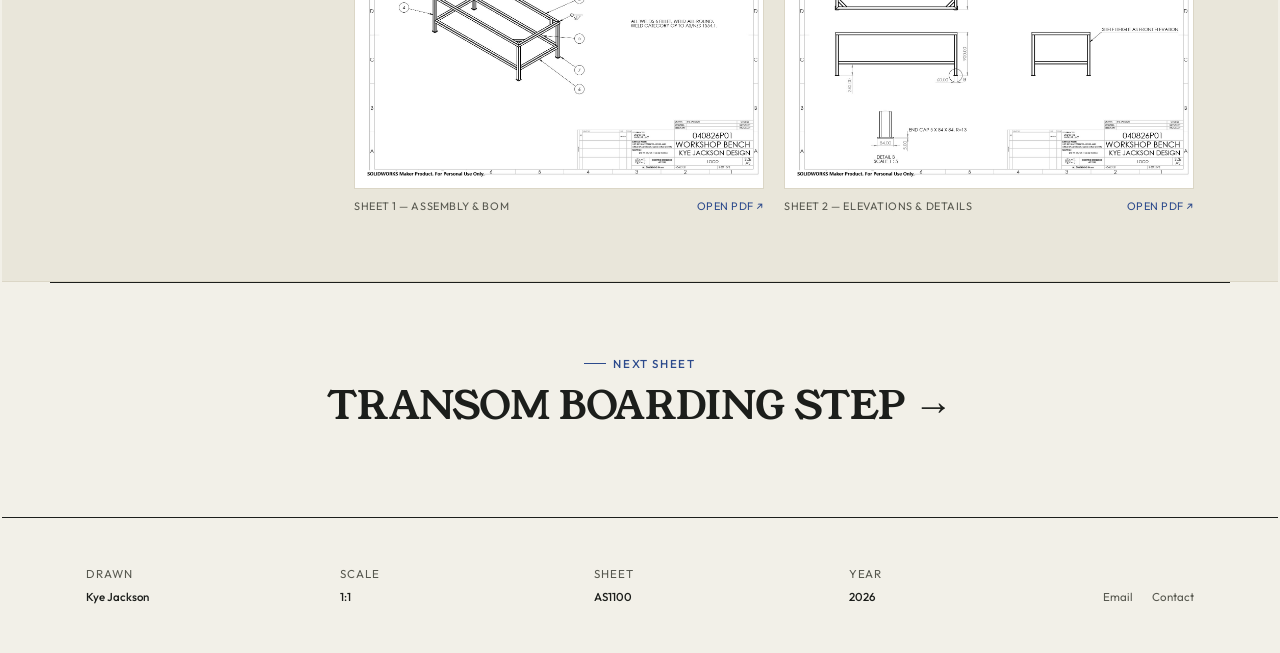
<file: projects/as1100-technical-drafting.html>
<!doctype html>
<html lang="en-AU">
<head>
<meta charset="UTF-8" />
<meta name="viewport" content="width=device-width, initial-scale=1.0" />
<title>AS1100 Technical Drawing Set — Kye Jackson</title>
<meta name="description" content="A set of fully dimensioned AS1100-standard engineering drawings produced in SolidWorks, from a combination spanner to a full workshop bench weldment." />
<link rel="canonical" href="https://kyejackson.com/projects/as1100-technical-drafting.html" />
<link rel="icon" href="../images/favicon.svg" type="image/svg+xml" />
<link rel="icon" href="../images/favicon-32.png" sizes="32x32" />
<link rel="apple-touch-icon" href="../images/apple-touch-icon.png" />
<meta name="theme-color" content="#f2f0e8" />
<meta property="og:type" content="website" />
<meta property="og:site_name" content="Kye Jackson" />
<meta property="og:url" content="https://kyejackson.com/projects/as1100-technical-drafting.html" />
<meta property="og:title" content="AS1100 Technical Drawing Set — Kye Jackson" />
<meta property="og:description" content="A set of fully dimensioned AS1100-standard engineering drawings produced in SolidWorks, from a combination spanner to a full workshop bench weldment." />
<meta property="og:image" content="https://kyejackson.com/images/og-card.jpg" />
<meta property="og:image:width" content="1200" />
<meta property="og:image:height" content="630" />
<meta name="twitter:card" content="summary_large_image" />
<meta name="twitter:title" content="AS1100 Technical Drawing Set — Kye Jackson" />
<meta name="twitter:description" content="A set of fully dimensioned AS1100-standard engineering drawings produced in SolidWorks, from a combination spanner to a full workshop bench weldment." />
<meta name="twitter:image" content="https://kyejackson.com/images/og-card.jpg" />
<link rel="preconnect" href="https://fonts.googleapis.com">
<link rel="preconnect" href="https://fonts.gstatic.com" crossorigin>
<link href="https://fonts.googleapis.com/css2?family=Outfit:wght@400;500;600;700&family=Young+Serif&display=swap" rel="stylesheet">
<link rel="stylesheet" href="../css/style.css" />
</head>
<body data-sheet="AS1100 / 01">

<header class="site-header">
  <div class="container nav">
    <a href="../index.html" class="nav-logo"><span class="mark">KJ</span>Kye Jackson</a>
    <button class="nav-toggle" aria-label="Toggle menu" aria-expanded="false">
      <span></span><span></span><span></span>
    </button>
    <ul class="nav-links">
      <li><a href="../index.html">Home</a></li>
      <li><a href="../portfolio.html" aria-current="page">Portfolio</a></li>
      <li><a href="../about.html">About</a></li>
      <li><a href="../contact.html">Contact</a></li>
    </ul>
  </div>
</header>

<main>

  <section class="case-hero container">
    <span class="eyebrow">Sheet 01 — Technical Drafting</span>
    <h1>AS1100 Technical<br>Drawing Set</h1>
    <p class="lede">A collection of fully dimensioned, standards-compliant engineering drawings modelled in SolidWorks and drafted to the AS1100 Australian technical drawing standard — spanning small machined components, a plastic part, and a full structural steel weldment.</p>

    <dl class="case-meta">
      <div><dt>Role</dt><dd>CAD Modelling &amp; Drafting</dd></div>
      <div><dt>Software</dt><dd>SolidWorks</dd></div>
      <div><dt>Standard</dt><dd>AS 1100</dd></div>
      <div><dt>Year</dt><dd>2026</dd></div>
    </dl>

    <div class="case-hero-image case-hero-image--sheet">
      <a class="zoom-link" href="../assets/as1100/workbench-weldment.pdf" target="_blank" rel="noopener"
         data-zoom="../images/as1100/workbench-weldment-drawing-p1.jpg"
         data-zoom-caption="Dwg. 040826P01 sheet 1 — Workshop bench weldment"
         data-zoom-alt="AS1100 drawing sheet for the workshop bench weldment, showing the isometric assembly view, balloon callouts and bill of materials.">
        <img class="zoomable" src="../images/as1100/workbench-weldment-drawing-p1.jpg" alt="AS1100 drawing sheet for the workshop bench weldment, showing the isometric assembly view, balloon callouts and bill of materials." />
      </a>
    </div>
  </section>

  <section class="case-section">
    <div class="container case-section-inner">
      <div><span class="sheet-label">01 / 06</span><h2>Overview</h2></div>
      <div>
        <p>This set was built to practise reading and producing drawings to the AS1100 standard — the drafting convention used across Australian engineering and manufacturing. Each sheet follows a consistent A3 title block of my own design ("Kye Jackson Design"), with drawn/checked/approved fields, tolerancing (linear ±0.5, angular ±0.5°), material callouts, and drawing numbers.</p>
        <p>The set moves across a deliberate range of drafting challenges: a machined combination spanner, a cast timing gear with full gear-parameter tables, a turned clamp collar, an injection-moulded chess rook, and — the most involved sheet — a two-page structural steel workshop bench weldment with a full bill of materials and welding callouts to AS/NZS 1554.1.</p>
      </div>
    </div>
  </section>

  <section class="case-section section-alt">
    <div class="container case-section-inner">
      <div><span class="sheet-label">02 / 06 — Dwg. 020726P05</span><h2>Combination Spanner</h2></div>
      <div>
        <p>A cast alloy steel combination spanner — 116mm long, 7mm thick, with an 82mm centre distance between the open jaw and the 20mm across-flats hex ring. Drawn 1:1 with a 2:1 detail view of the open-end jaw.</p>
        <div class="case-gallery">
          <div class="drawing-cell render-cell">
            <a class="zoom-link" href="../images/as1100/spanner-render.jpg"
               data-zoom="../images/as1100/spanner-render.jpg"
               data-zoom-caption="Combination spanner — render"
               data-zoom-alt="Render of the combination spanner with a cast surface finish.">
              <img class="zoomable" src="../images/as1100/spanner-render.jpg" alt="Render of the combination spanner with a cast surface finish." />
            </a>
            <p class="cell-caption"><span>Render</span></p>
          </div>
          <div class="drawing-cell">
            <a class="zoom-link" href="../assets/as1100/spanner.pdf" target="_blank" rel="noopener"
               data-zoom="../images/as1100/spanner-drawing.jpg"
               data-zoom-caption="Dwg. 020726P05 — Combination spanner"
               data-zoom-alt="AS1100 drawing sheet 020726P05 for the combination spanner.">
              <img class="zoomable" src="../images/as1100/spanner-drawing.jpg" alt="AS1100 drawing sheet 020726P05 for the combination spanner." />
            </a>
            <p class="cell-caption">
              <span>Dwg. 020726P05</span>
              <a href="../assets/as1100/spanner.pdf" target="_blank" rel="noopener">Open PDF &nearr;</a>
            </p>
          </div>
        </div>
      </div>
    </div>
  </section>

  <section class="case-section">
    <div class="container case-section-inner">
      <div><span class="sheet-label">03 / 06 — Dwg. 020726P13</span><h2>Timing Gear</h2></div>
      <div>
        <p>A cast carbon steel timing gear carrying a full parameter table on the sheet: module 2, 24 teeth, 20° pressure angle, 48mm pitch circle diameter, 2.00/2.50mm addendum and dedendum, involute 20° full-depth tooth form. Drawn with a section through the rim and 2:1 details of the tooth flank and the keyed hub.</p>
        <div class="case-gallery">
          <div class="drawing-cell render-cell">
            <a class="zoom-link" href="../images/as1100/gear-render.jpg"
               data-zoom="../images/as1100/gear-render.jpg"
               data-zoom-caption="Timing gear — render"
               data-zoom-alt="Render of the timing gear showing the spoked web and keyed central bore.">
              <img class="zoomable" src="../images/as1100/gear-render.jpg" alt="Render of the timing gear showing the spoked web and keyed central bore." />
            </a>
            <p class="cell-caption"><span>Render</span></p>
          </div>
          <div class="drawing-cell">
            <a class="zoom-link" href="../assets/as1100/gear.pdf" target="_blank" rel="noopener"
               data-zoom="../images/as1100/gear-drawing.jpg"
               data-zoom-caption="Dwg. 020726P13 — Timing gear"
               data-zoom-alt="AS1100 drawing sheet 020726P13 for the timing gear, including the gear parameter table.">
              <img class="zoomable" src="../images/as1100/gear-drawing.jpg" alt="AS1100 drawing sheet 020726P13 for the timing gear, including the gear parameter table." />
            </a>
            <p class="cell-caption">
              <span>Dwg. 020726P13</span>
              <a href="../assets/as1100/gear.pdf" target="_blank" rel="noopener">Open PDF &nearr;</a>
            </p>
          </div>
        </div>
      </div>
    </div>
  </section>

  <section class="case-section section-alt">
    <div class="container case-section-inner">
      <div><span class="sheet-label">04 / 06 — Dwg. 010726P21</span><h2>Clamp Collar</h2></div>
      <div>
        <p>An alloy steel split clamp collar — Ø53mm outside, Ø35mm bore, 9mm wide, with a 1.50mm split and six 1.00 × 45° chamfers. Drawn at 2:1 with a full section view through the counterbored Ø6/Ø4 clamping screw holes.</p>
        <div class="case-gallery">
          <div class="drawing-cell render-cell">
            <a class="zoom-link" href="../images/as1100/clamp-render.jpg"
               data-zoom="../images/as1100/clamp-render.jpg"
               data-zoom-caption="Clamp collar — render"
               data-zoom-alt="Render of the split clamp collar showing the through-split and counterbored screw holes.">
              <img class="zoomable" src="../images/as1100/clamp-render.jpg" alt="Render of the split clamp collar showing the through-split and counterbored screw holes." />
            </a>
            <p class="cell-caption"><span>Render</span></p>
          </div>
          <div class="drawing-cell">
            <a class="zoom-link" href="../assets/as1100/clamp.pdf" target="_blank" rel="noopener"
               data-zoom="../images/as1100/clamp-drawing.jpg"
               data-zoom-caption="Dwg. 010726P21 — Clamp collar"
               data-zoom-alt="AS1100 drawing sheet 010726P21 for the clamp collar, including section A-A.">
              <img class="zoomable" src="../images/as1100/clamp-drawing.jpg" alt="AS1100 drawing sheet 010726P21 for the clamp collar, including section A-A." />
            </a>
            <p class="cell-caption">
              <span>Dwg. 010726P21</span>
              <a href="../assets/as1100/clamp.pdf" target="_blank" rel="noopener">Open PDF &nearr;</a>
            </p>
          </div>
        </div>
      </div>
    </div>
  </section>

  <section class="case-section">
    <div class="container case-section-inner">
      <div><span class="sheet-label">05 / 06 — Dwg. 020726P25</span><h2>Chess Rook</h2></div>
      <div>
        <p>An ABS plastic rook, 45mm tall on a Ø14mm base, with the body built from opposing R15 sweeps and R1.50 bead edges. Drawn at 2:1 with a full section through the piece and a 5:1 detail of the 24°, 5mm-wide crenellation slots — the only purely geometric part in the set, included to practise curve-heavy dimensioning.</p>
        <div class="case-gallery">
          <div class="drawing-cell render-cell">
            <a class="zoom-link" href="../images/as1100/rook-render.jpg"
               data-zoom="../images/as1100/rook-render.jpg"
               data-zoom-caption="Chess rook — render"
               data-zoom-alt="Render of the ABS chess rook showing the crenellated top and beaded base.">
              <img class="zoomable" src="../images/as1100/rook-render.jpg" alt="Render of the ABS chess rook showing the crenellated top and beaded base." />
            </a>
            <p class="cell-caption"><span>Render</span></p>
          </div>
          <div class="drawing-cell">
            <a class="zoom-link" href="../assets/as1100/chess-rook.pdf" target="_blank" rel="noopener"
               data-zoom="../images/as1100/chess-rook-drawing.jpg"
               data-zoom-caption="Dwg. 020726P25 — Chess rook"
               data-zoom-alt="AS1100 drawing sheet 020726P25 for the chess rook, including section A-A and the 5:1 crenellation detail.">
              <img class="zoomable" src="../images/as1100/chess-rook-drawing.jpg" alt="AS1100 drawing sheet 020726P25 for the chess rook, including section A-A and the 5:1 crenellation detail." />
            </a>
            <p class="cell-caption">
              <span>Dwg. 020726P25</span>
              <a href="../assets/as1100/chess-rook.pdf" target="_blank" rel="noopener">Open PDF &nearr;</a>
            </p>
          </div>
        </div>
      </div>
    </div>
  </section>

  <section class="case-section section-alt">
    <div class="container case-section-inner">
      <div><span class="sheet-label">06 / 06 — Dwg. 040826P01</span><h2>Workshop Bench Weldment</h2></div>
      <div>
        <p>The most complex sheet in the set: a two-page structural steel workshop bench, welded from 60x60x4 RHS to AS/NZS 1163 Grade C350L0 and hot-dip galvanised to AS/NZS 4680. Drawn at 1:20 with a full item/quantity/angle/length bill of materials, all-round 6mm fillet welds specified to AS/NZS 1554.1 weld category GP, and 1:5 detail views of the corner bracket and end-cap.</p>
        <div class="case-gallery">
          <div class="drawing-cell">
            <a class="zoom-link" href="../assets/as1100/workbench-weldment.pdf" target="_blank" rel="noopener"
               data-zoom="../images/as1100/workbench-weldment-drawing-p1.jpg"
               data-zoom-caption="Dwg. 040826P01 sheet 1 — Assembly &amp; bill of materials"
               data-zoom-alt="AS1100 drawing sheet 040826P01 page 1 — isometric view of the workshop bench with the bill of materials.">
              <img class="zoomable" src="../images/as1100/workbench-weldment-drawing-p1.jpg" alt="AS1100 drawing sheet 040826P01 page 1 — isometric view of the workshop bench with the bill of materials." />
            </a>
            <p class="cell-caption">
              <span>Sheet 1 — Assembly &amp; BOM</span>
              <a href="../assets/as1100/workbench-weldment.pdf" target="_blank" rel="noopener">Open PDF &nearr;</a>
            </p>
          </div>
          <div class="drawing-cell">
            <a class="zoom-link" href="../assets/as1100/workbench-weldment.pdf" target="_blank" rel="noopener"
               data-zoom="../images/as1100/workbench-weldment-drawing-p2.jpg"
               data-zoom-caption="Dwg. 040826P01 sheet 2 — Elevations &amp; details"
               data-zoom-alt="AS1100 drawing sheet 040826P01 page 2 — elevations with corner bracket and end-cap detail views.">
              <img class="zoomable" src="../images/as1100/workbench-weldment-drawing-p2.jpg" alt="AS1100 drawing sheet 040826P01 page 2 — elevations with corner bracket and end-cap detail views." />
            </a>
            <p class="cell-caption">
              <span>Sheet 2 — Elevations &amp; details</span>
              <a href="../assets/as1100/workbench-weldment.pdf" target="_blank" rel="noopener">Open PDF &nearr;</a>
            </p>
          </div>
        </div>
      </div>
    </div>
  </section>

  <section class="next-project container">
    <span class="eyebrow">Next Sheet</span>
    <h2><a href="transom-boarding-step.html">Transom Boarding Step &rarr;</a></h2>
  </section>

</main>

<footer class="site-footer">
  <div class="container">
    <dl class="title-block">
      <div><dt>Drawn</dt><dd>Kye Jackson</dd></div>
      <div><dt>Scale</dt><dd>1:1</dd></div>
      <div><dt>Sheet</dt><dd>AS1100</dd></div>
      <div><dt>Year</dt><dd><span id="year"></span></dd></div>
      <div class="footer-links">
        <a href="mailto:kyejackoson@gmail.com">Email</a>
        <a href="../contact.html">Contact</a>
      </div>
    </dl>
  </div>
</footer>

<script src="../js/main.js"></script>
<script>document.getElementById("year").textContent = new Date().getFullYear();</script>
</body>
</html>
</file>
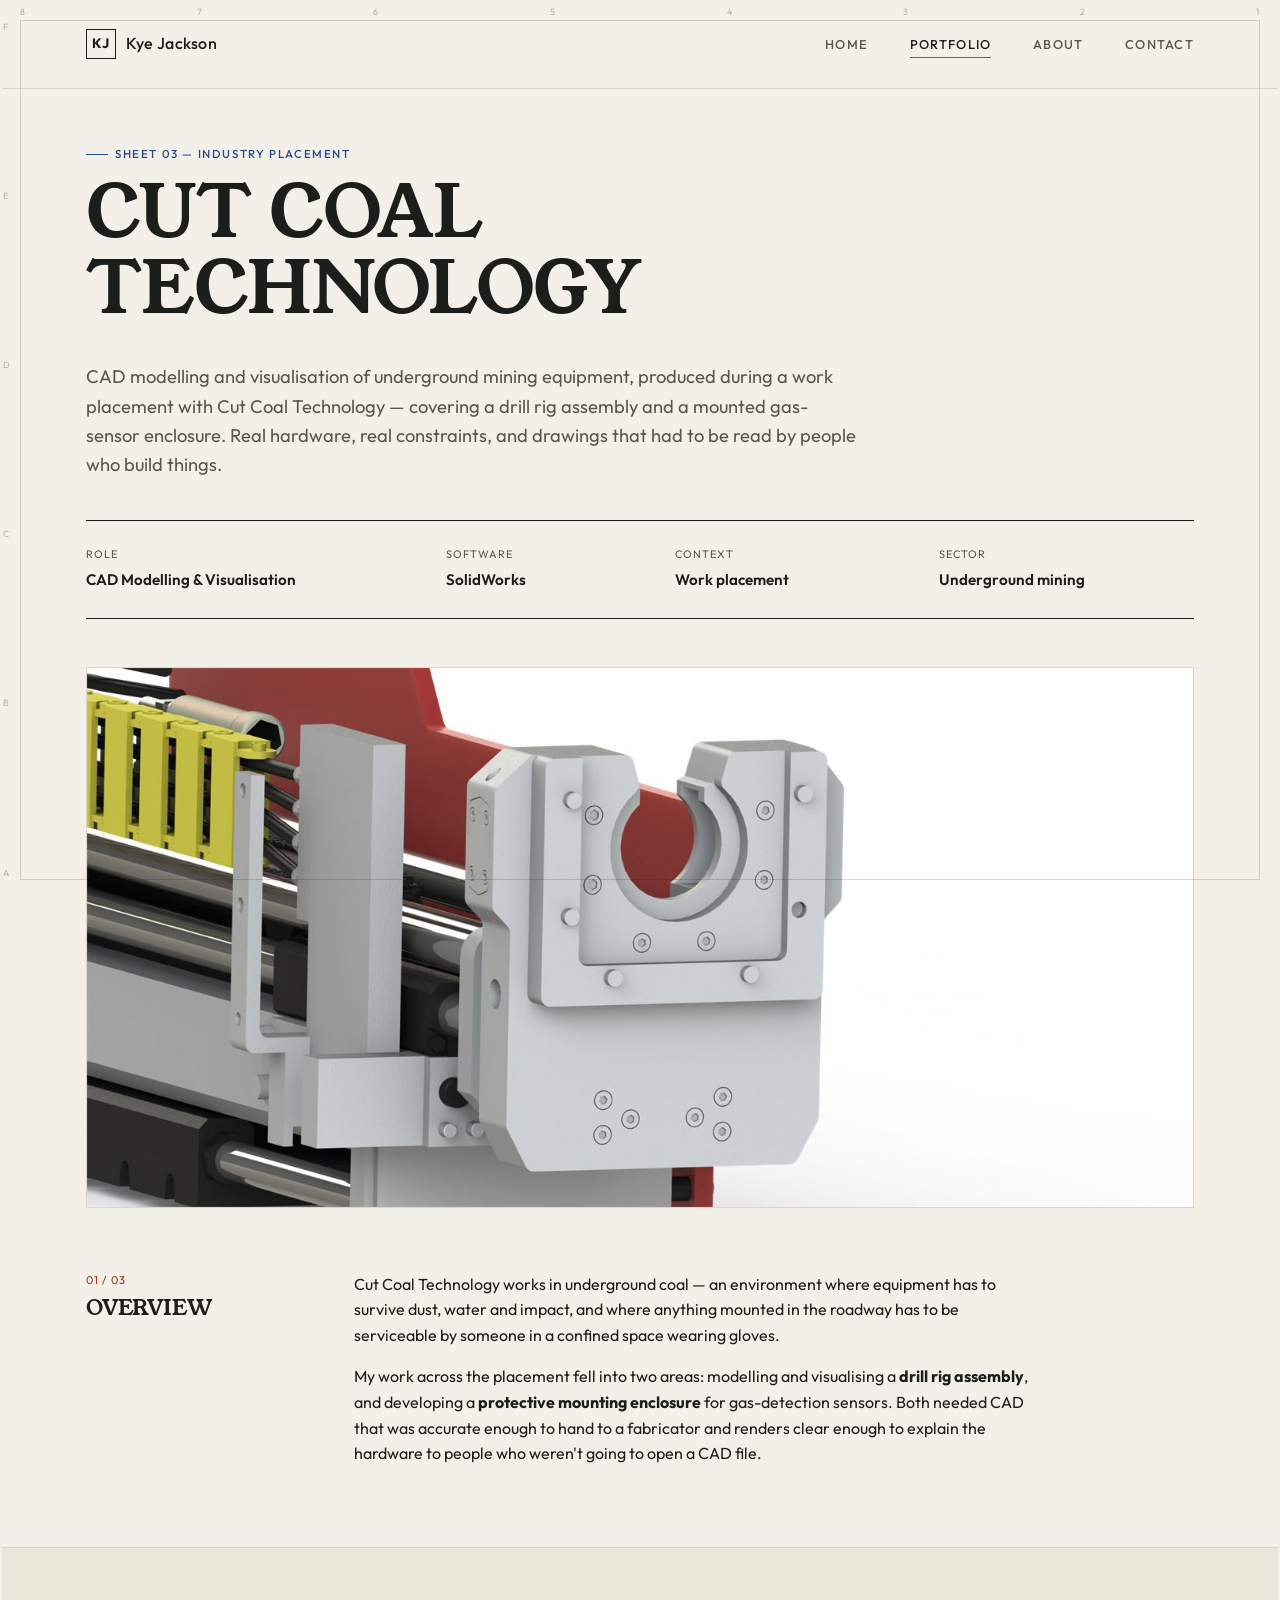
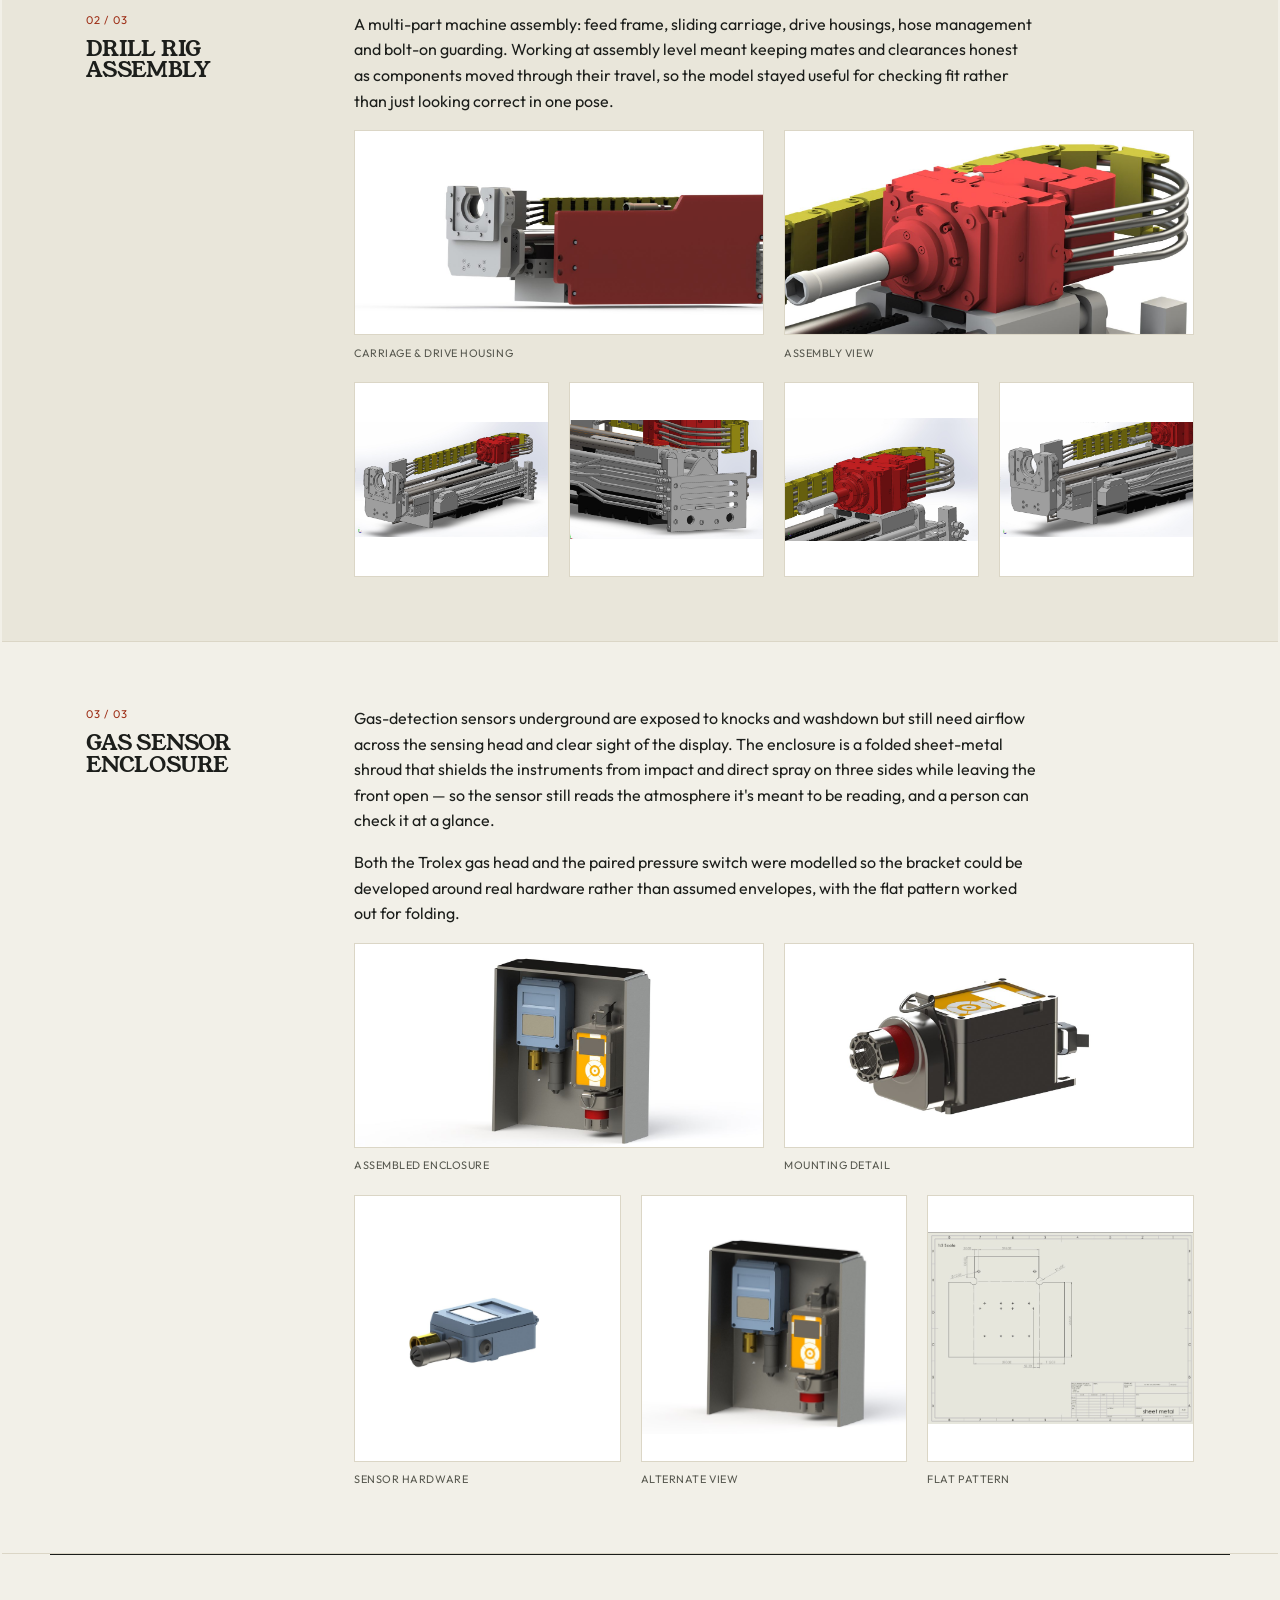
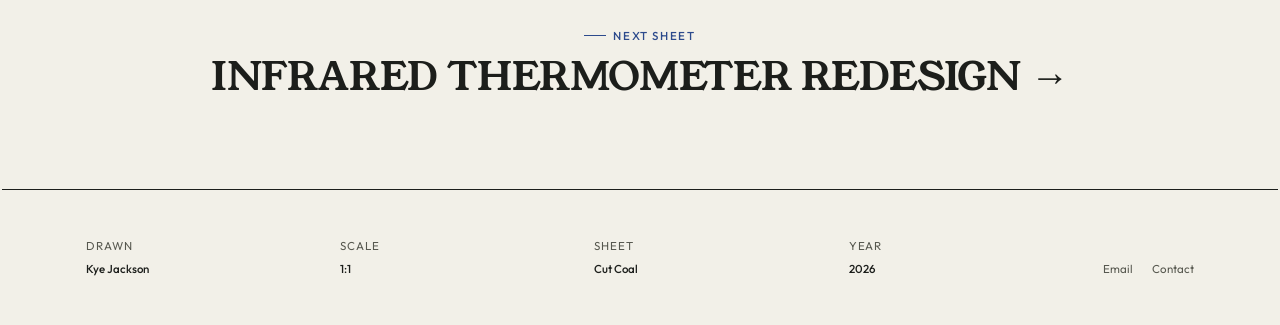
<file: projects/cut-coal-technology-cad.html>
<!doctype html>
<html lang="en-AU">
<head>
<meta charset="UTF-8" />
<meta name="viewport" content="width=device-width, initial-scale=1.0" />
<title>Cut Coal Technology — CAD &amp; Visualisation — Kye Jackson</title>
<meta name="description" content="CAD modelling and visualisation of underground mining equipment — a drill rig assembly and a gas sensor mounting enclosure — produced during a work placement with Cut Coal Technology." />
<link rel="canonical" href="https://kyejackson.com/projects/cut-coal-technology-cad.html" />
<link rel="icon" href="../images/favicon.svg" type="image/svg+xml" />
<link rel="icon" href="../images/favicon-32.png" sizes="32x32" />
<link rel="apple-touch-icon" href="../images/apple-touch-icon.png" />
<meta name="theme-color" content="#f2f0e8" />
<meta property="og:type" content="website" />
<meta property="og:site_name" content="Kye Jackson" />
<meta property="og:url" content="https://kyejackson.com/projects/cut-coal-technology-cad.html" />
<meta property="og:title" content="Cut Coal Technology — CAD &amp; Visualisation — Kye Jackson" />
<meta property="og:description" content="CAD modelling and visualisation of underground mining equipment — a drill rig assembly and a gas sensor mounting enclosure — produced during a work placement with Cut Coal Technology." />
<meta property="og:image" content="https://kyejackson.com/images/og-card.jpg" />
<meta property="og:image:width" content="1200" />
<meta property="og:image:height" content="630" />
<meta name="twitter:card" content="summary_large_image" />
<meta name="twitter:title" content="Cut Coal Technology — CAD &amp; Visualisation — Kye Jackson" />
<meta name="twitter:description" content="CAD modelling and visualisation of underground mining equipment — a drill rig assembly and a gas sensor mounting enclosure — produced during a work placement with Cut Coal Technology." />
<meta name="twitter:image" content="https://kyejackson.com/images/og-card.jpg" />
<link rel="preconnect" href="https://fonts.googleapis.com">
<link rel="preconnect" href="https://fonts.gstatic.com" crossorigin>
<link href="https://fonts.googleapis.com/css2?family=Outfit:wght@400;500;600;700&family=Young+Serif&display=swap" rel="stylesheet">
<link rel="stylesheet" href="../css/style.css" />
</head>
<body data-sheet="CUT COAL / 03">

<header class="site-header">
  <div class="container nav">
    <a href="../index.html" class="nav-logo"><span class="mark">KJ</span>Kye Jackson</a>
    <button class="nav-toggle" aria-label="Toggle menu" aria-expanded="false">
      <span></span><span></span><span></span>
    </button>
    <ul class="nav-links">
      <li><a href="../index.html">Home</a></li>
      <li><a href="../portfolio.html" aria-current="page">Portfolio</a></li>
      <li><a href="../about.html">About</a></li>
      <li><a href="../contact.html">Contact</a></li>
    </ul>
  </div>
</header>

<main>

  <section class="case-hero container">
    <span class="eyebrow">Sheet 03 — Industry Placement</span>
    <h1>Cut Coal<br>Technology</h1>
    <p class="lede">CAD modelling and visualisation of underground mining equipment, produced during a work placement with Cut Coal Technology — covering a drill rig assembly and a mounted gas-sensor enclosure. Real hardware, real constraints, and drawings that had to be read by people who build things.</p>

    <dl class="case-meta">
      <div><dt>Role</dt><dd>CAD Modelling &amp; Visualisation</dd></div>
      <div><dt>Software</dt><dd>SolidWorks</dd></div>
      <div><dt>Context</dt><dd>Work placement</dd></div>
      <div><dt>Sector</dt><dd>Underground mining</dd></div>
    </dl>

    <div class="case-hero-image case-hero-image--pano">
      <a class="zoom-link" href="../images/coal-cad/drill-rig-2.jpg"
         data-zoom="../images/coal-cad/drill-rig-2.jpg"
         data-zoom-caption="Drill rig assembly — render"
         data-zoom-alt="Render of the mining drill rig assembly showing the feed frame, carriage and guarding.">
        <img class="zoomable" src="../images/coal-cad/drill-rig-2.jpg" alt="Render of the mining drill rig assembly showing the feed frame, carriage and guarding." />
      </a>
    </div>
  </section>

  <section class="case-section">
    <div class="container case-section-inner">
      <div><span class="sheet-label">01 / 03</span><h2>Overview</h2></div>
      <div>
        <p>Cut Coal Technology works in underground coal — an environment where equipment has to survive dust, water and impact, and where anything mounted in the roadway has to be serviceable by someone in a confined space wearing gloves.</p>
        <p>My work across the placement fell into two areas: modelling and visualising a <strong>drill rig assembly</strong>, and developing a <strong>protective mounting enclosure</strong> for gas-detection sensors. Both needed CAD that was accurate enough to hand to a fabricator and renders clear enough to explain the hardware to people who weren't going to open a CAD file.</p>
      </div>
    </div>
  </section>

  <section class="case-section section-alt">
    <div class="container case-section-inner">
      <div><span class="sheet-label">02 / 03</span><h2>Drill Rig Assembly</h2></div>
      <div>
        <p>A multi-part machine assembly: feed frame, sliding carriage, drive housings, hose management and bolt-on guarding. Working at assembly level meant keeping mates and clearances honest as components moved through their travel, so the model stayed useful for checking fit rather than just looking correct in one pose.</p>
        <div class="case-gallery wide">
          <div class="drawing-cell">
            <a class="zoom-link" href="../images/coal-cad/drill-rig-1.jpg" data-zoom="../images/coal-cad/drill-rig-1.jpg" data-zoom-caption="Drill rig — carriage and drive housing">
              <img class="zoomable" src="../images/coal-cad/drill-rig-1.jpg" alt="Render of the drill rig carriage and drive housing detail." />
            </a>
            <p class="cell-caption"><span>Carriage &amp; drive housing</span></p>
          </div>
          <div class="drawing-cell">
            <a class="zoom-link" href="../images/coal-cad/drill-rig-3.jpg" data-zoom="../images/coal-cad/drill-rig-3.jpg" data-zoom-caption="Drill rig — assembly view">
              <img class="zoomable" src="../images/coal-cad/drill-rig-3.jpg" alt="Render of the drill rig assembly from an alternate angle." />
            </a>
            <p class="cell-caption"><span>Assembly view</span></p>
          </div>
        </div>
        <div class="case-gallery four" style="margin-top:1.25rem;">
          <div class="drawing-cell">
            <a class="zoom-link" href="../images/coal-cad/drill-rig-4.jpg" data-zoom="../images/coal-cad/drill-rig-4.jpg" data-zoom-caption="Drill rig — detail">
              <img class="zoomable" src="../images/coal-cad/drill-rig-4.jpg" alt="Drill rig component detail." />
            </a>
          </div>
          <div class="drawing-cell">
            <a class="zoom-link" href="../images/coal-cad/drill-rig-5.jpg" data-zoom="../images/coal-cad/drill-rig-5.jpg" data-zoom-caption="Drill rig — detail">
              <img class="zoomable" src="../images/coal-cad/drill-rig-5.jpg" alt="Drill rig component detail." />
            </a>
          </div>
          <div class="drawing-cell">
            <a class="zoom-link" href="../images/coal-cad/drill-rig-6.jpg" data-zoom="../images/coal-cad/drill-rig-6.jpg" data-zoom-caption="Drill rig — detail">
              <img class="zoomable" src="../images/coal-cad/drill-rig-6.jpg" alt="Drill rig component detail." />
            </a>
          </div>
          <div class="drawing-cell">
            <a class="zoom-link" href="../images/coal-cad/drill-rig-7.jpg" data-zoom="../images/coal-cad/drill-rig-7.jpg" data-zoom-caption="Drill rig — detail">
              <img class="zoomable" src="../images/coal-cad/drill-rig-7.jpg" alt="Drill rig component detail." />
            </a>
          </div>
        </div>
      </div>
    </div>
  </section>

  <section class="case-section">
    <div class="container case-section-inner">
      <div><span class="sheet-label">03 / 03</span><h2>Gas Sensor Enclosure</h2></div>
      <div>
        <p>Gas-detection sensors underground are exposed to knocks and washdown but still need airflow across the sensing head and clear sight of the display. The enclosure is a folded sheet-metal shroud that shields the instruments from impact and direct spray on three sides while leaving the front open — so the sensor still reads the atmosphere it's meant to be reading, and a person can check it at a glance.</p>
        <p>Both the Trolex gas head and the paired pressure switch were modelled so the bracket could be developed around real hardware rather than assumed envelopes, with the flat pattern worked out for folding.</p>
        <div class="case-gallery wide">
          <div class="drawing-cell">
            <a class="zoom-link" href="../images/coal-cad/sensor-full.jpg" data-zoom="../images/coal-cad/sensor-full.jpg" data-zoom-caption="Sensor enclosure — assembled">
              <img class="zoomable" src="../images/coal-cad/sensor-full.jpg" alt="Render of the sheet-metal sensor enclosure with both instruments mounted inside." />
            </a>
            <p class="cell-caption"><span>Assembled enclosure</span></p>
          </div>
          <div class="drawing-cell">
            <a class="zoom-link" href="../images/coal-cad/sensor-gas.jpg" data-zoom="../images/coal-cad/sensor-gas.jpg" data-zoom-caption="Sensor enclosure — mounting detail">
              <img class="zoomable" src="../images/coal-cad/sensor-gas.jpg" alt="Render showing the gas sensor mounted in the enclosure." />
            </a>
            <p class="cell-caption"><span>Mounting detail</span></p>
          </div>
        </div>
        <div class="case-gallery three" style="margin-top:1.25rem;">
          <div class="drawing-cell">
            <a class="zoom-link" href="../images/coal-cad/sensor-trolex.jpg" data-zoom="../images/coal-cad/sensor-trolex.jpg" data-zoom-caption="Trolex gas sensor — modelled hardware">
              <img class="zoomable" src="../images/coal-cad/sensor-trolex.jpg" alt="Render of the modelled Trolex gas sensor unit." />
            </a>
            <p class="cell-caption"><span>Sensor hardware</span></p>
          </div>
          <div class="drawing-cell">
            <a class="zoom-link" href="../images/coal-cad/sensor-render.jpg" data-zoom="../images/coal-cad/sensor-render.jpg" data-zoom-caption="Enclosure — alternate view">
              <img class="zoomable" src="../images/coal-cad/sensor-render.jpg" alt="Alternate render of the sensor enclosure." />
            </a>
            <p class="cell-caption"><span>Alternate view</span></p>
          </div>
          <div class="drawing-cell">
            <a class="zoom-link" href="../images/coal-cad/sensor-flat.jpg" data-zoom="../images/coal-cad/sensor-flat.jpg" data-zoom-caption="Enclosure — sheet metal flat pattern">
              <img class="zoomable" src="../images/coal-cad/sensor-flat.jpg" alt="Sheet metal flat pattern for the sensor enclosure." />
            </a>
            <p class="cell-caption"><span>Flat pattern</span></p>
          </div>
        </div>
      </div>
    </div>
  </section>

  <section class="next-project container">
    <span class="eyebrow">Next Sheet</span>
    <h2><a href="infrared-thermometer-redesign.html">Infrared Thermometer Redesign &rarr;</a></h2>
  </section>

</main>

<footer class="site-footer">
  <div class="container">
    <dl class="title-block">
      <div><dt>Drawn</dt><dd>Kye Jackson</dd></div>
      <div><dt>Scale</dt><dd>1:1</dd></div>
      <div><dt>Sheet</dt><dd>Cut Coal</dd></div>
      <div><dt>Year</dt><dd><span id="year"></span></dd></div>
      <div class="footer-links">
        <a href="mailto:kyejackoson@gmail.com">Email</a>
        <a href="../contact.html">Contact</a>
      </div>
    </dl>
  </div>
</footer>

<script src="../js/main.js"></script>
<script>document.getElementById("year").textContent = new Date().getFullYear();</script>
</body>
</html>
</file>
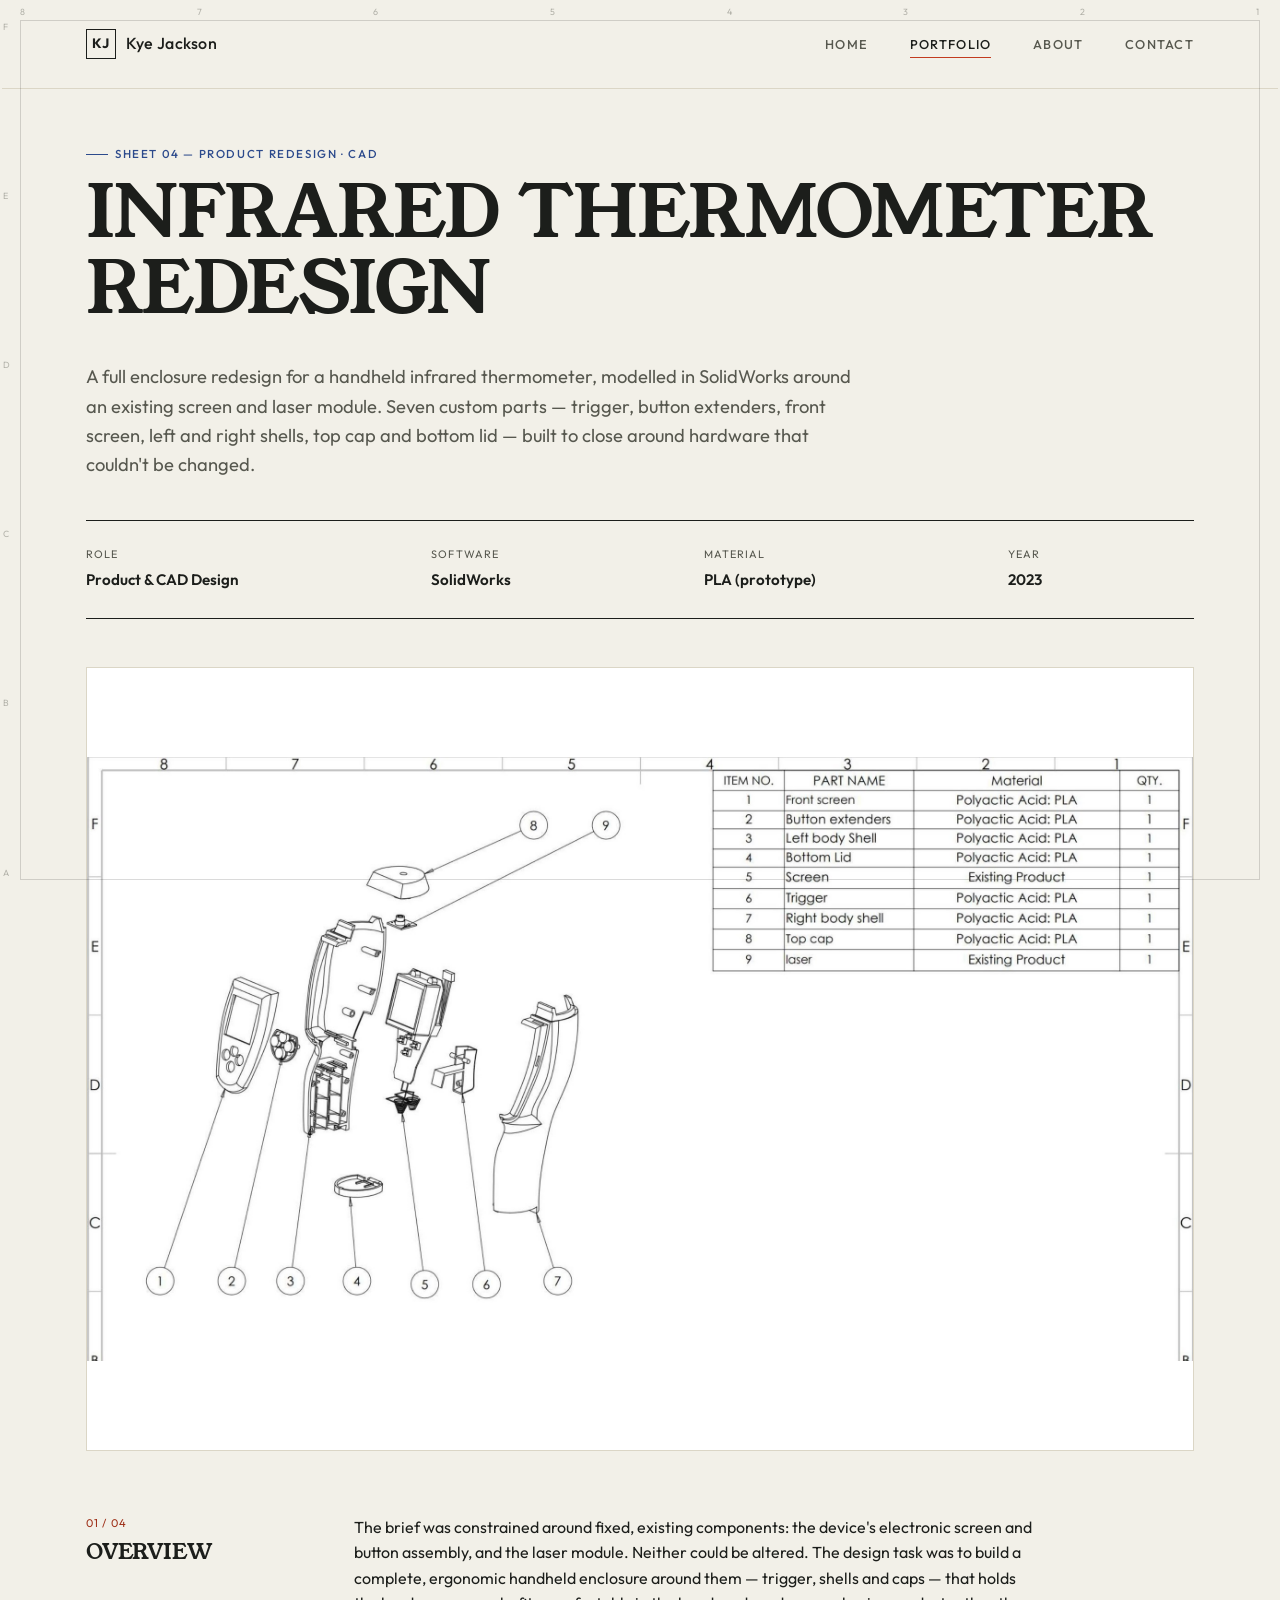
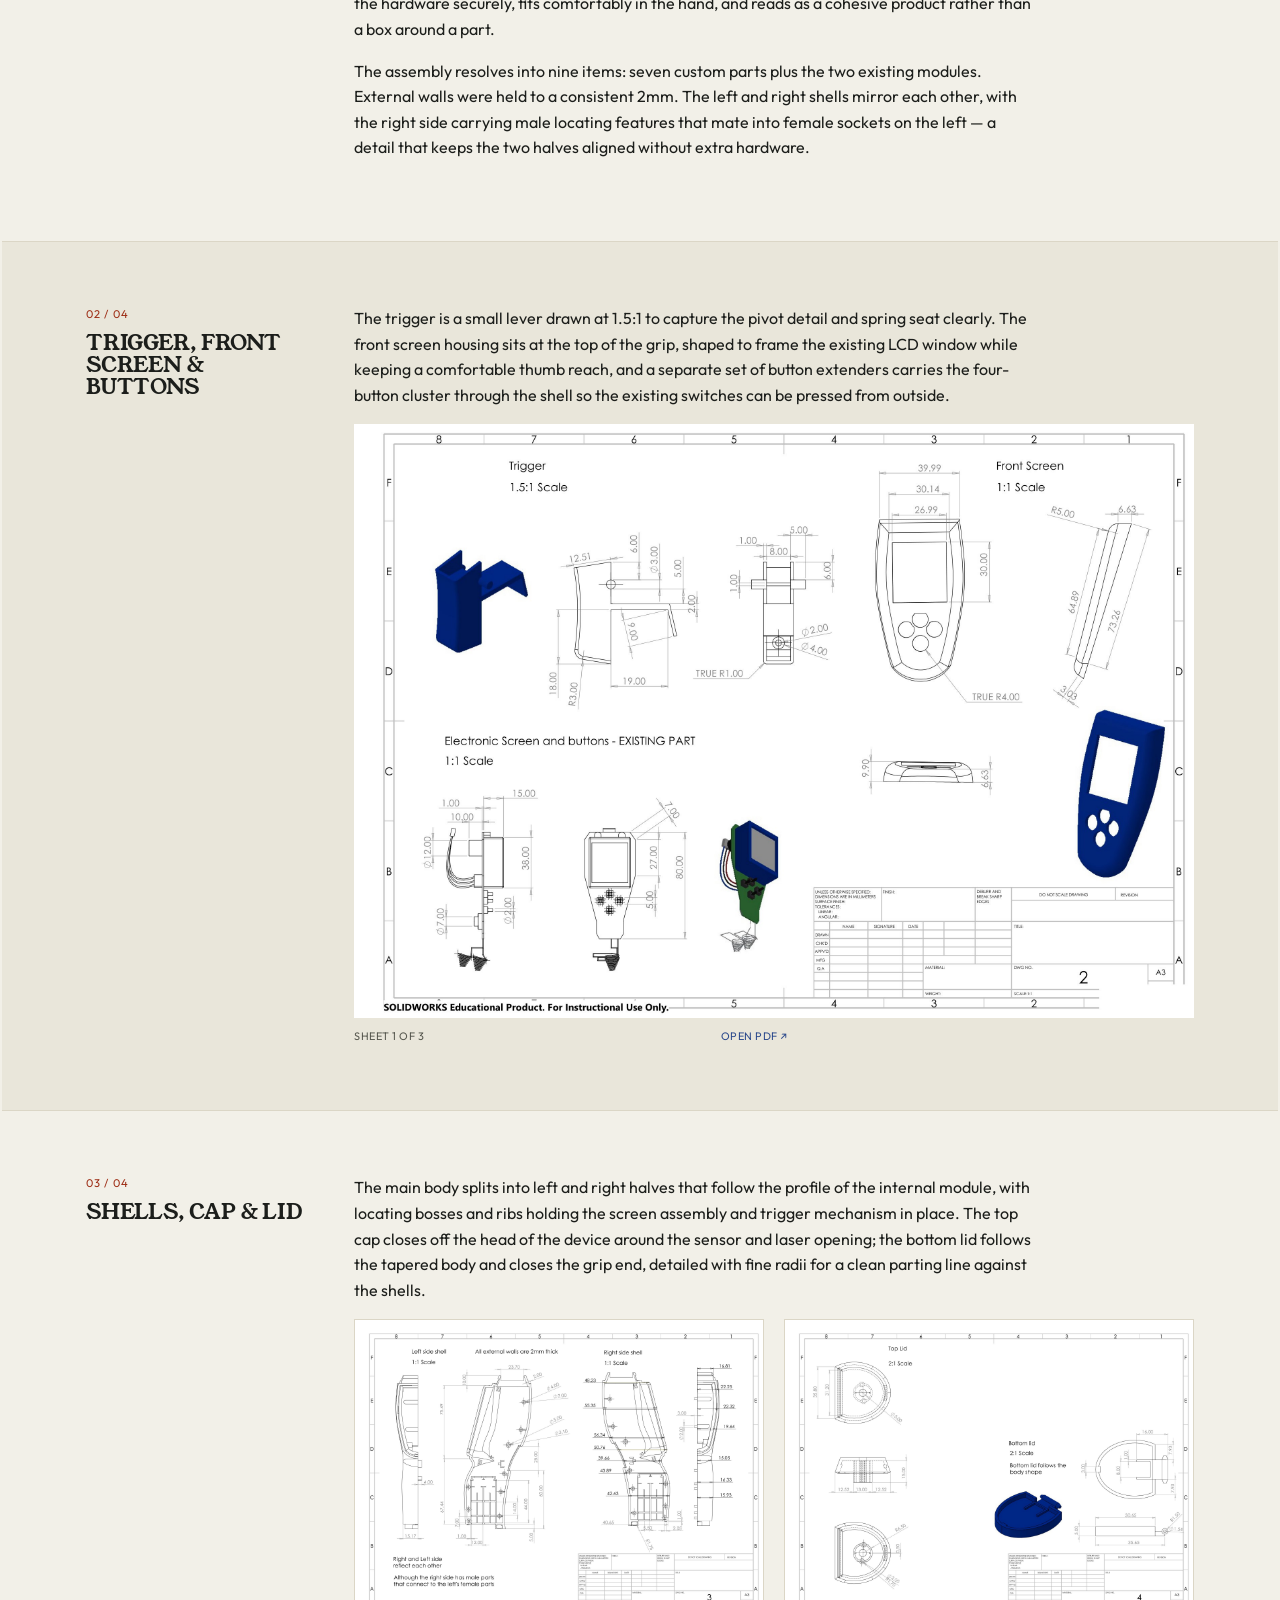
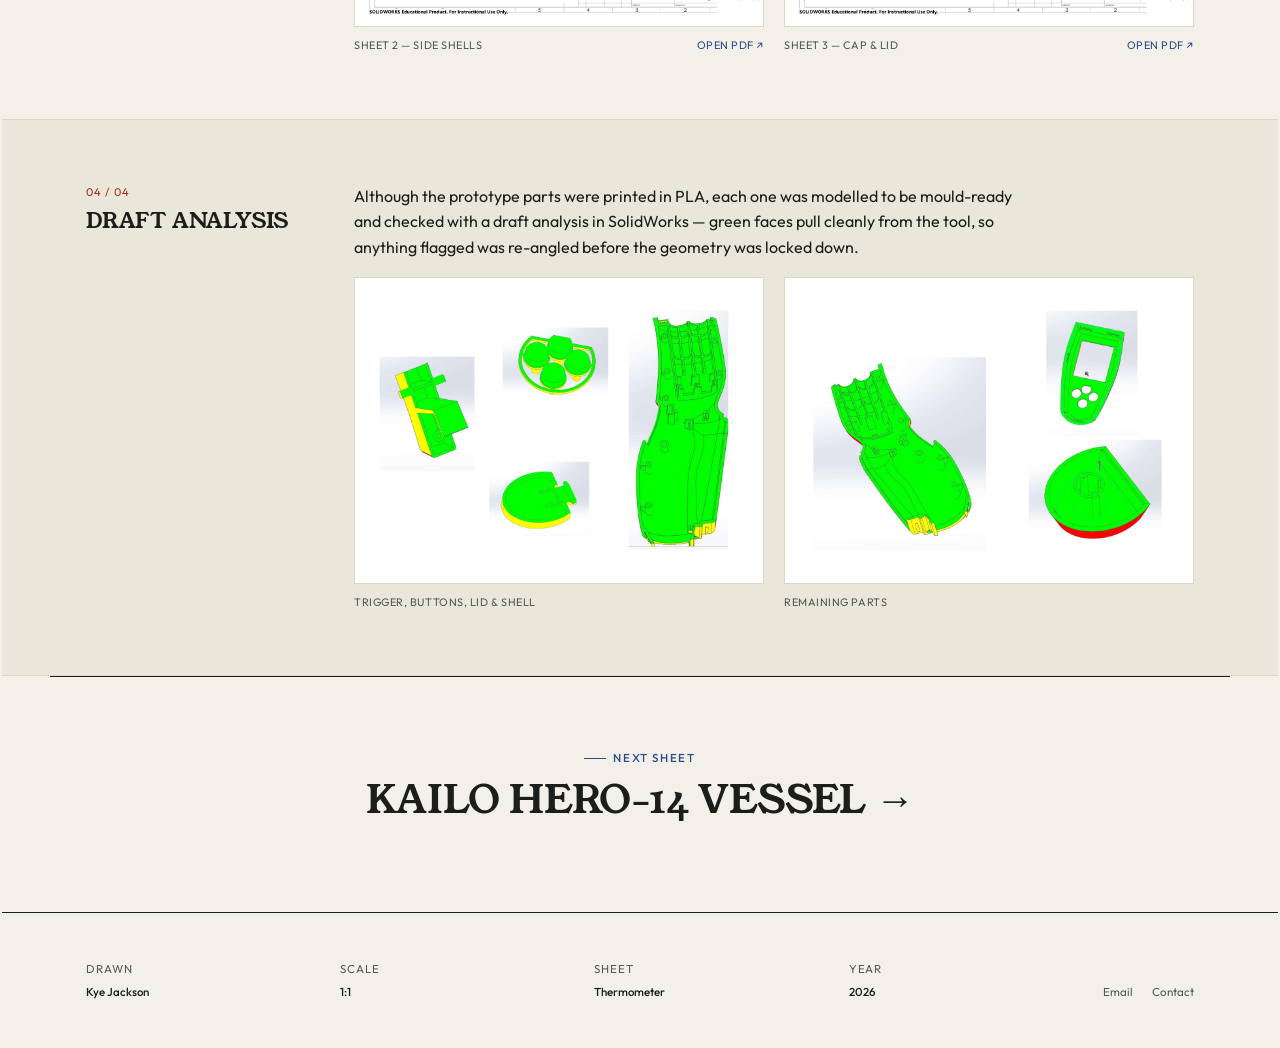
<file: projects/infrared-thermometer-redesign.html>
<!doctype html>
<html lang="en-AU">
<head>
<meta charset="UTF-8" />
<meta name="viewport" content="width=device-width, initial-scale=1.0" />
<title>Infrared Thermometer Redesign — Kye Jackson</title>
<meta name="description" content="An enclosure redesign for a handheld infrared thermometer, built in SolidWorks around an existing screen and laser module — seven custom parts prototyped in PLA." />
<link rel="canonical" href="https://kyejackson.com/projects/infrared-thermometer-redesign.html" />
<link rel="icon" href="../images/favicon.svg" type="image/svg+xml" />
<link rel="icon" href="../images/favicon-32.png" sizes="32x32" />
<link rel="apple-touch-icon" href="../images/apple-touch-icon.png" />
<meta name="theme-color" content="#f2f0e8" />
<meta property="og:type" content="website" />
<meta property="og:site_name" content="Kye Jackson" />
<meta property="og:url" content="https://kyejackson.com/projects/infrared-thermometer-redesign.html" />
<meta property="og:title" content="Infrared Thermometer Redesign — Kye Jackson" />
<meta property="og:description" content="An enclosure redesign for a handheld infrared thermometer, built in SolidWorks around an existing screen and laser module — seven custom parts prototyped in PLA." />
<meta property="og:image" content="https://kyejackson.com/images/og-card.jpg" />
<meta property="og:image:width" content="1200" />
<meta property="og:image:height" content="630" />
<meta name="twitter:card" content="summary_large_image" />
<meta name="twitter:title" content="Infrared Thermometer Redesign — Kye Jackson" />
<meta name="twitter:description" content="An enclosure redesign for a handheld infrared thermometer, built in SolidWorks around an existing screen and laser module — seven custom parts prototyped in PLA." />
<meta name="twitter:image" content="https://kyejackson.com/images/og-card.jpg" />
<link rel="preconnect" href="https://fonts.googleapis.com">
<link rel="preconnect" href="https://fonts.gstatic.com" crossorigin>
<link href="https://fonts.googleapis.com/css2?family=Outfit:wght@400;500;600;700&family=Young+Serif&display=swap" rel="stylesheet">
<link rel="stylesheet" href="../css/style.css" />
</head>
<body data-sheet="THERMOMETER / 04">

<header class="site-header">
  <div class="container nav">
    <a href="../index.html" class="nav-logo"><span class="mark">KJ</span>Kye Jackson</a>
    <button class="nav-toggle" aria-label="Toggle menu" aria-expanded="false">
      <span></span><span></span><span></span>
    </button>
    <ul class="nav-links">
      <li><a href="../index.html">Home</a></li>
      <li><a href="../portfolio.html" aria-current="page">Portfolio</a></li>
      <li><a href="../about.html">About</a></li>
      <li><a href="../contact.html">Contact</a></li>
    </ul>
  </div>
</header>

<main>

  <section class="case-hero container">
    <span class="eyebrow">Sheet 04 — Product Redesign · CAD</span>
    <h1>Infrared Thermometer<br>Redesign</h1>
    <p class="lede">A full enclosure redesign for a handheld infrared thermometer, modelled in SolidWorks around an existing screen and laser module. Seven custom parts — trigger, button extenders, front screen, left and right shells, top cap and bottom lid — built to close around hardware that couldn't be changed.</p>

    <dl class="case-meta">
      <div><dt>Role</dt><dd>Product &amp; CAD Design</dd></div>
      <div><dt>Software</dt><dd>SolidWorks</dd></div>
      <div><dt>Material</dt><dd>PLA (prototype)</dd></div>
      <div><dt>Year</dt><dd>2023</dd></div>
    </dl>

    <div class="case-hero-image case-hero-image--sheet">
      <a class="zoom-link" href="../images/thermometer/exploded-view.jpg"
         data-zoom="../images/thermometer/exploded-view.jpg"
         data-zoom-caption="Exploded assembly — 9 items, 7 custom"
         data-zoom-alt="Exploded assembly drawing of the infrared thermometer with balloon callouts and parts table.">
        <img class="zoomable" src="../images/thermometer/exploded-view.jpg" alt="Exploded assembly drawing of the infrared thermometer with balloon callouts and parts table listing nine items." />
      </a>
    </div>
  </section>

  <section class="case-section">
    <div class="container case-section-inner">
      <div><span class="sheet-label">01 / 04</span><h2>Overview</h2></div>
      <div>
        <p>The brief was constrained around fixed, existing components: the device's electronic screen and button assembly, and the laser module. Neither could be altered. The design task was to build a complete, ergonomic handheld enclosure around them — trigger, shells and caps — that holds the hardware securely, fits comfortably in the hand, and reads as a cohesive product rather than a box around a part.</p>
        <p>The assembly resolves into nine items: seven custom parts plus the two existing modules. External walls were held to a consistent 2mm. The left and right shells mirror each other, with the right side carrying male locating features that mate into female sockets on the left — a detail that keeps the two halves aligned without extra hardware.</p>
      </div>
    </div>
  </section>

  <section class="case-section section-alt">
    <div class="container case-section-inner">
      <div><span class="sheet-label">02 / 04</span><h2>Trigger, Front Screen &amp; Buttons</h2></div>
      <div>
        <p>The trigger is a small lever drawn at 1.5:1 to capture the pivot detail and spring seat clearly. The front screen housing sits at the top of the grip, shaped to frame the existing LCD window while keeping a comfortable thumb reach, and a separate set of button extenders carries the four-button cluster through the shell so the existing switches can be pressed from outside.</p>
        <div class="drawing-cell">
          <a class="zoom-link" href="../assets/thermometer/technical-drawings.pdf" target="_blank" rel="noopener"
             data-zoom="../images/thermometer/drawing-sheet-1.jpg"
             data-zoom-caption="Sheet 1 — Trigger, front screen &amp; existing part"
             data-zoom-pdf="../assets/thermometer/technical-drawings.pdf">
            <img class="zoomable" src="../images/thermometer/drawing-sheet-1.jpg" alt="Drawing sheet 1: trigger at 1.5:1, front screen at 1:1, and the existing electronics module." />
          </a>
          <p class="cell-caption">
            <span>Sheet 1 of 3</span>
            <a href="../assets/thermometer/technical-drawings.pdf" target="_blank" rel="noopener">Open PDF &nearr;</a>
          </p>
        </div>
      </div>
    </div>
  </section>

  <section class="case-section">
    <div class="container case-section-inner">
      <div><span class="sheet-label">03 / 04</span><h2>Shells, Cap &amp; Lid</h2></div>
      <div>
        <p>The main body splits into left and right halves that follow the profile of the internal module, with locating bosses and ribs holding the screen assembly and trigger mechanism in place. The top cap closes off the head of the device around the sensor and laser opening; the bottom lid follows the tapered body and closes the grip end, detailed with fine radii for a clean parting line against the shells.</p>
        <div class="case-gallery">
          <div class="drawing-cell">
            <a class="zoom-link" href="../assets/thermometer/technical-drawings.pdf" target="_blank" rel="noopener"
               data-zoom="../images/thermometer/drawing-sheet-2.jpg"
               data-zoom-caption="Sheet 2 — Left &amp; right side shells"
               data-zoom-pdf="../assets/thermometer/technical-drawings.pdf">
              <img class="zoomable" src="../images/thermometer/drawing-sheet-2.jpg" alt="Drawing sheet 2: left and right side shells with 2mm wall callouts and locating features." />
            </a>
            <p class="cell-caption">
              <span>Sheet 2 — Side shells</span>
              <a href="../assets/thermometer/technical-drawings.pdf" target="_blank" rel="noopener">Open PDF &nearr;</a>
            </p>
          </div>
          <div class="drawing-cell">
            <a class="zoom-link" href="../assets/thermometer/technical-drawings.pdf" target="_blank" rel="noopener"
               data-zoom="../images/thermometer/drawing-sheet-3.jpg"
               data-zoom-caption="Sheet 3 — Top cap &amp; bottom lid"
               data-zoom-pdf="../assets/thermometer/technical-drawings.pdf">
              <img class="zoomable" src="../images/thermometer/drawing-sheet-3.jpg" alt="Drawing sheet 3: top cap and bottom lid drawn at 2:1 with fine radius detailing." />
            </a>
            <p class="cell-caption">
              <span>Sheet 3 — Cap &amp; lid</span>
              <a href="../assets/thermometer/technical-drawings.pdf" target="_blank" rel="noopener">Open PDF &nearr;</a>
            </p>
          </div>
        </div>
      </div>
    </div>
  </section>

  <section class="case-section section-alt">
    <div class="container case-section-inner">
      <div><span class="sheet-label">04 / 04</span><h2>Draft Analysis</h2></div>
      <div>
        <p>Although the prototype parts were printed in PLA, each one was modelled to be mould-ready and checked with a draft analysis in SolidWorks — green faces pull cleanly from the tool, so anything flagged was re-angled before the geometry was locked down.</p>
        <div class="case-gallery">
          <div class="drawing-cell">
            <a class="zoom-link" href="../images/thermometer/draft-analysis-1.jpg" data-zoom="../images/thermometer/draft-analysis-1.jpg" data-zoom-caption="Draft analysis — trigger, buttons, lid and side shell">
              <img class="zoomable" src="../images/thermometer/draft-analysis-1.jpg" alt="SolidWorks draft analysis of the trigger, button cluster, lid and side shell." />
            </a>
            <p class="cell-caption"><span>Trigger, buttons, lid &amp; shell</span></p>
          </div>
          <div class="drawing-cell">
            <a class="zoom-link" href="../images/thermometer/draft-analysis-2.jpg" data-zoom="../images/thermometer/draft-analysis-2.jpg" data-zoom-caption="Draft analysis — remaining parts">
              <img class="zoomable" src="../images/thermometer/draft-analysis-2.jpg" alt="SolidWorks draft analysis of the remaining enclosure parts." />
            </a>
            <p class="cell-caption"><span>Remaining parts</span></p>
          </div>
        </div>
        <!--
          NOTE: the three sheets above still carry the default SolidWorks sheet
          format with an empty title block. When they're re-exported against the
          AS1100 format used in as1100-technical-drafting.html, just overwrite
          images/thermometer/drawing-sheet-{1,2,3}.jpg — no markup changes needed.
          The SolidWorks "Item is Unsolvable / Item Conflicts" legend that was
          captured in the original export has been masked out of these copies.
        -->
      </div>
    </div>
  </section>

  <section class="next-project container">
    <span class="eyebrow">Next Sheet</span>
    <h2><a href="refillable-skincare-packaging.html">KAILO HERO-14 Vessel &rarr;</a></h2>
  </section>

</main>

<footer class="site-footer">
  <div class="container">
    <dl class="title-block">
      <div><dt>Drawn</dt><dd>Kye Jackson</dd></div>
      <div><dt>Scale</dt><dd>1:1</dd></div>
      <div><dt>Sheet</dt><dd>Thermometer</dd></div>
      <div><dt>Year</dt><dd><span id="year"></span></dd></div>
      <div class="footer-links">
        <a href="mailto:kyejackoson@gmail.com">Email</a>
        <a href="../contact.html">Contact</a>
      </div>
    </dl>
  </div>
</footer>

<script src="../js/main.js"></script>
<script>document.getElementById("year").textContent = new Date().getFullYear();</script>
</body>
</html>
</file>
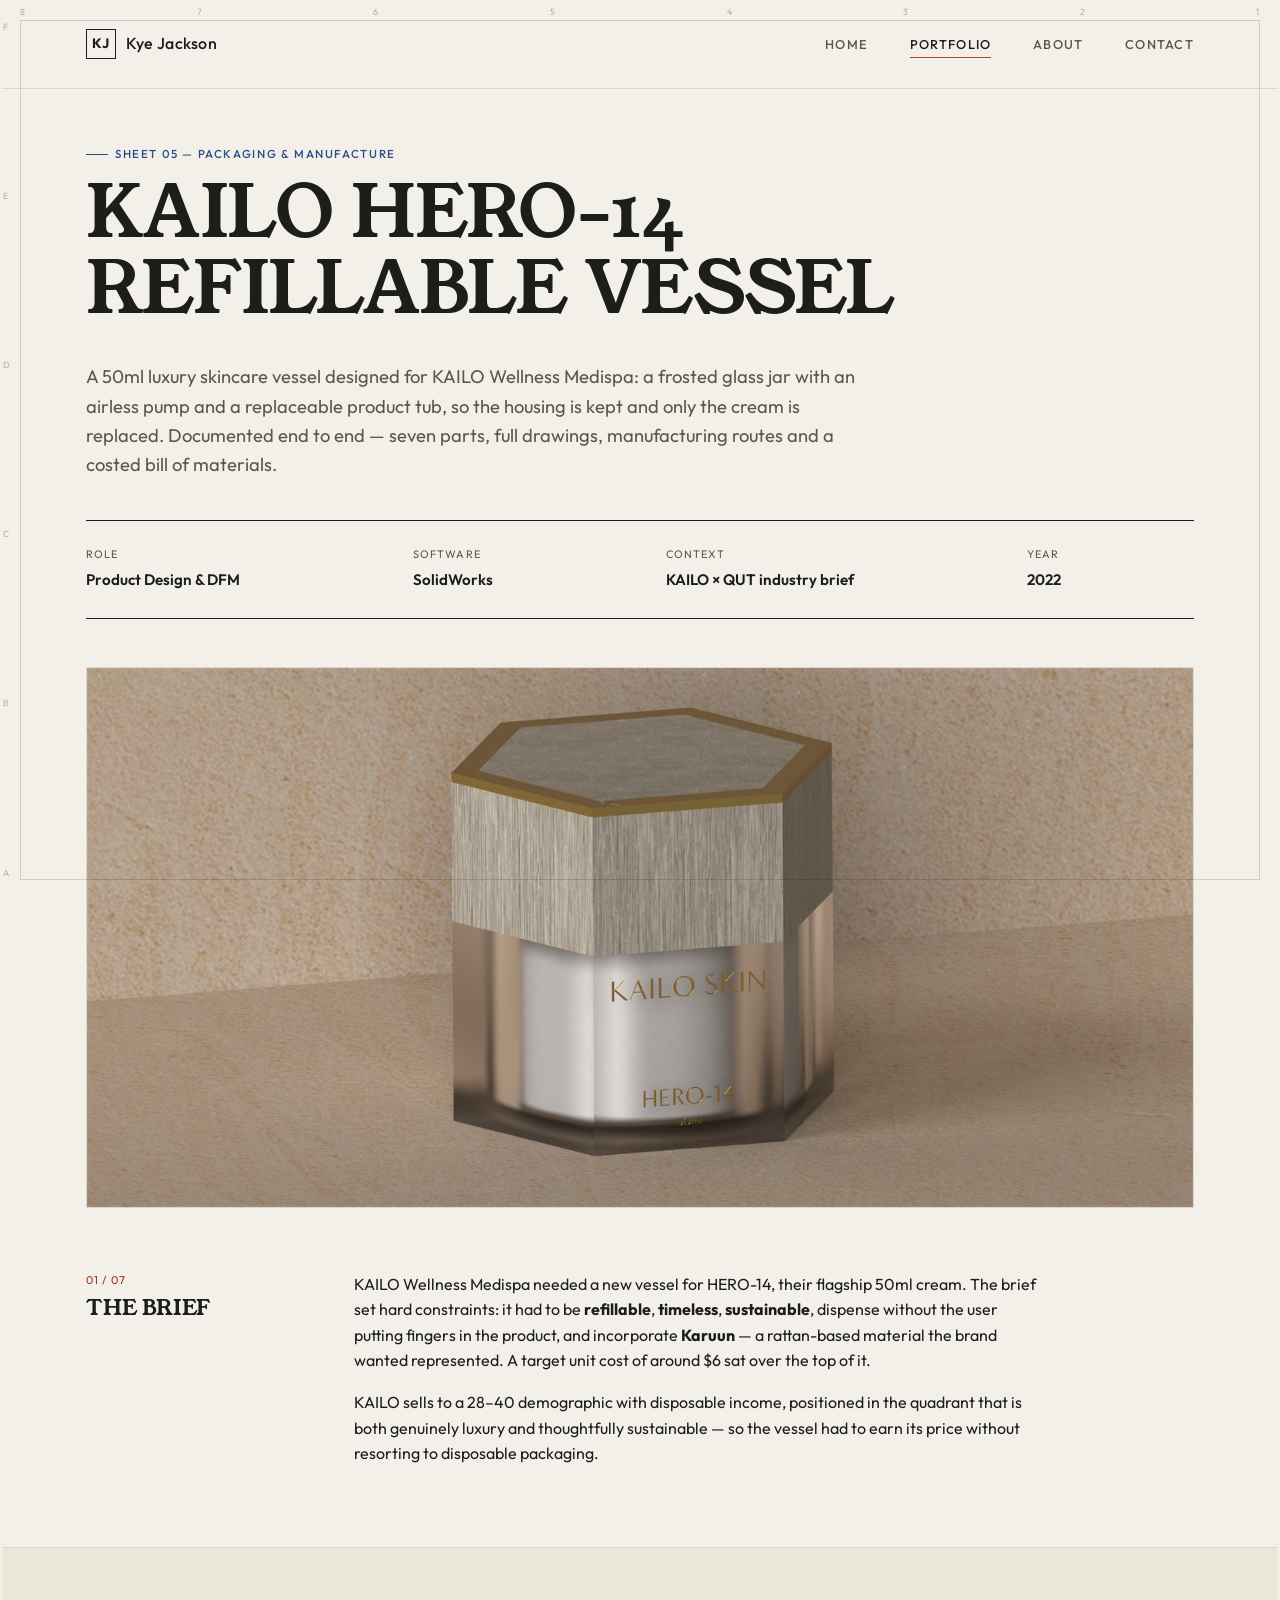
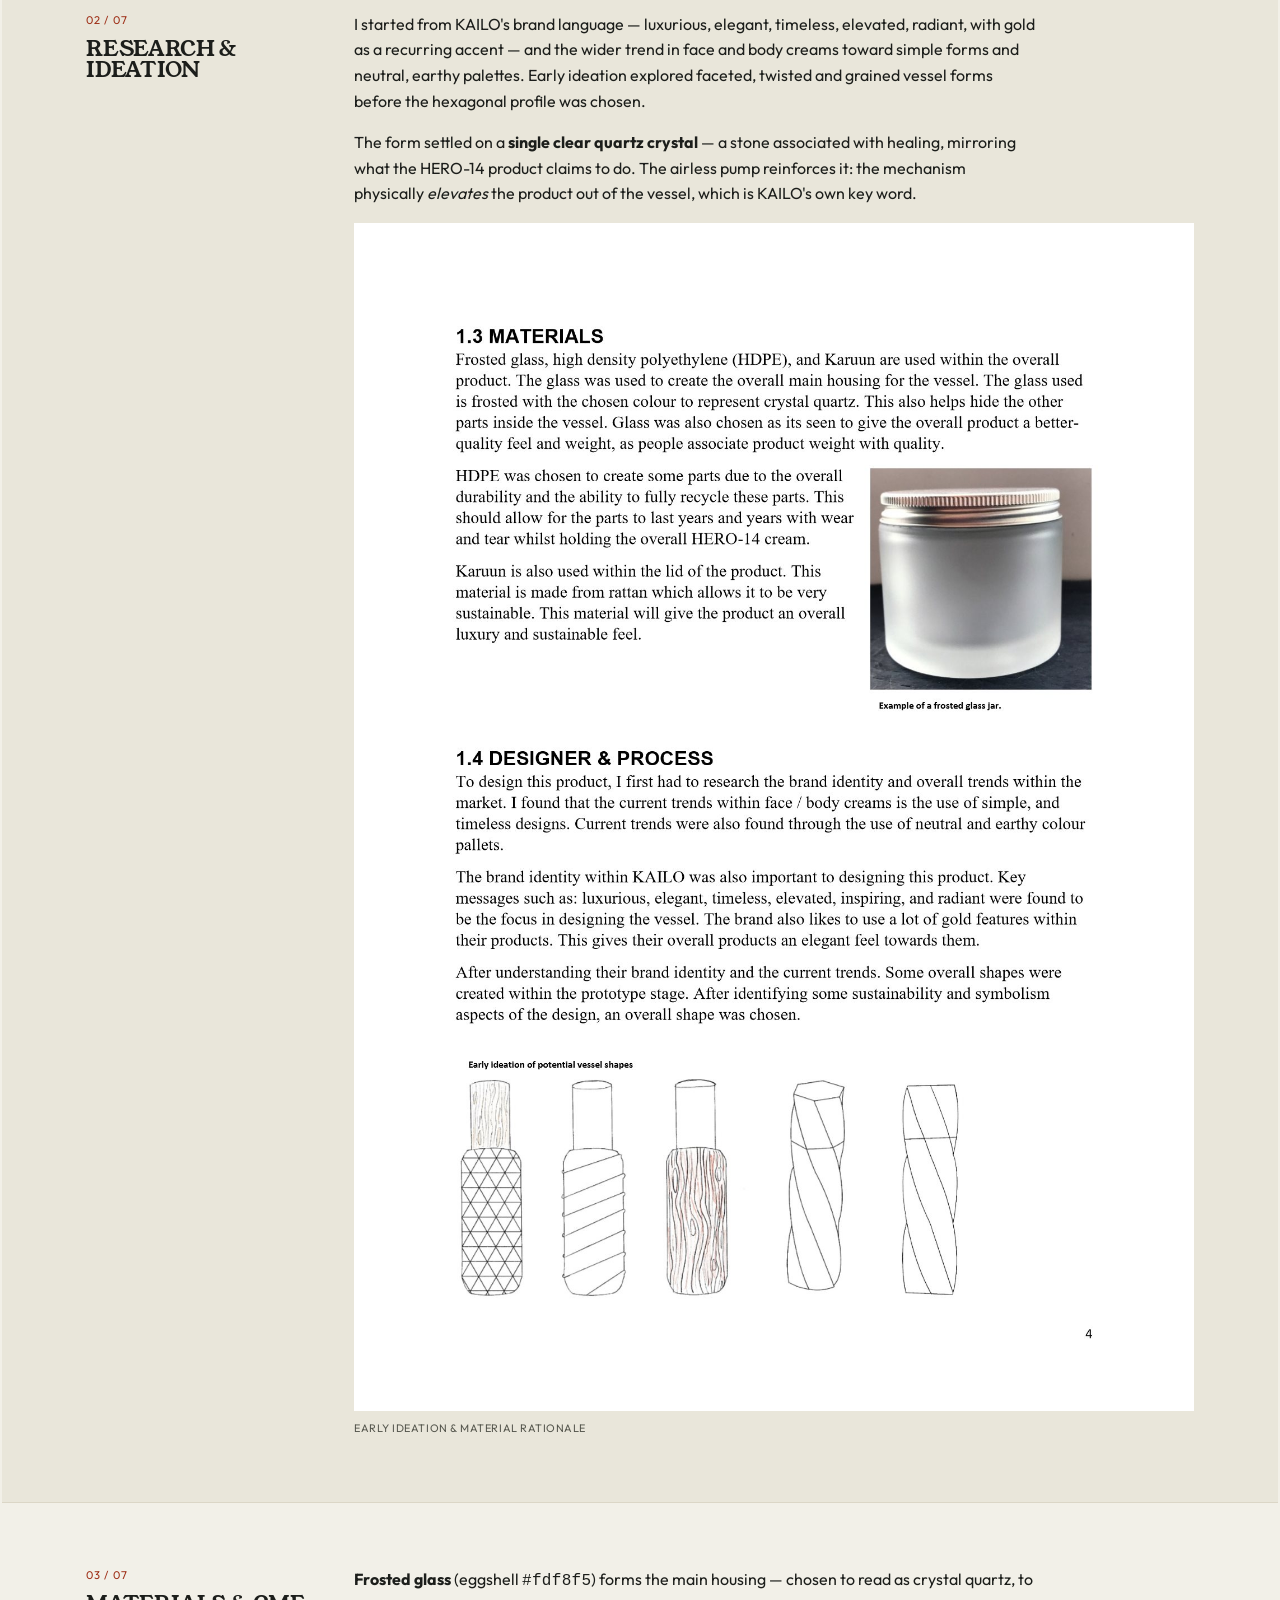
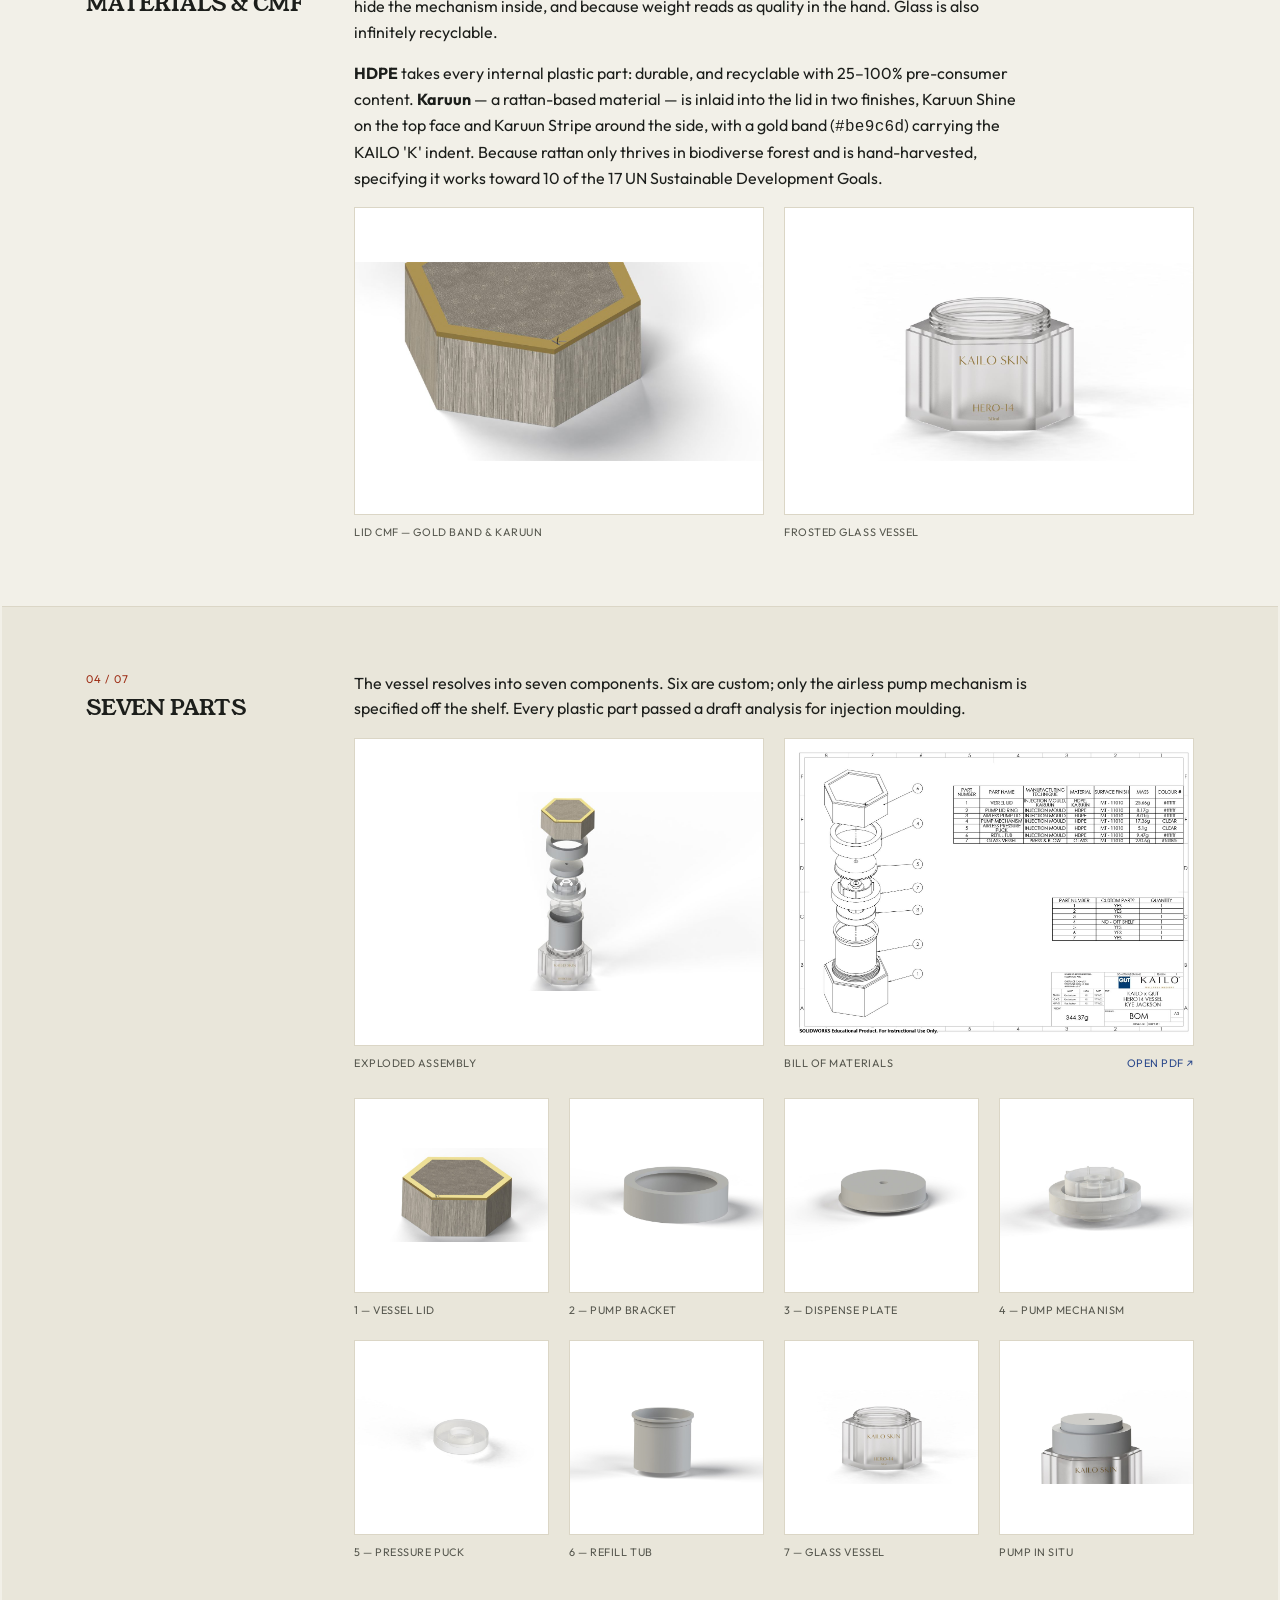
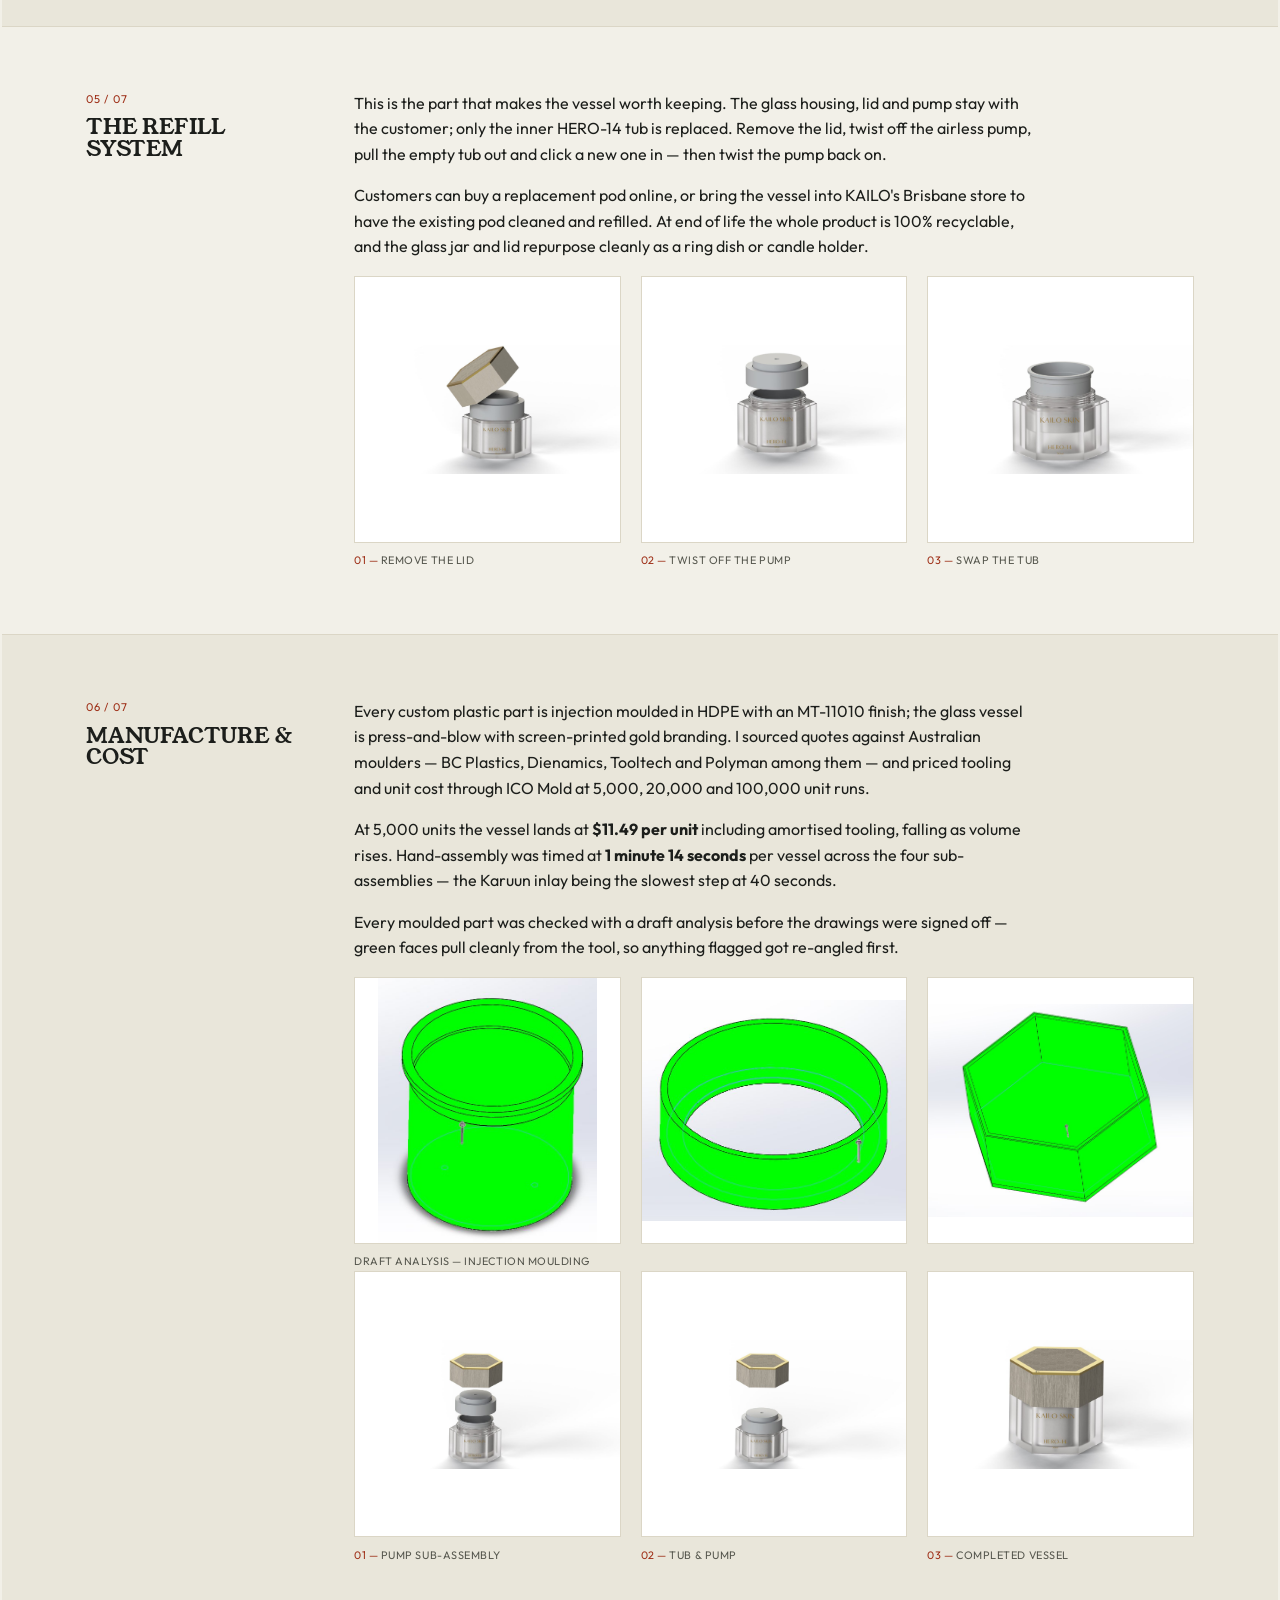
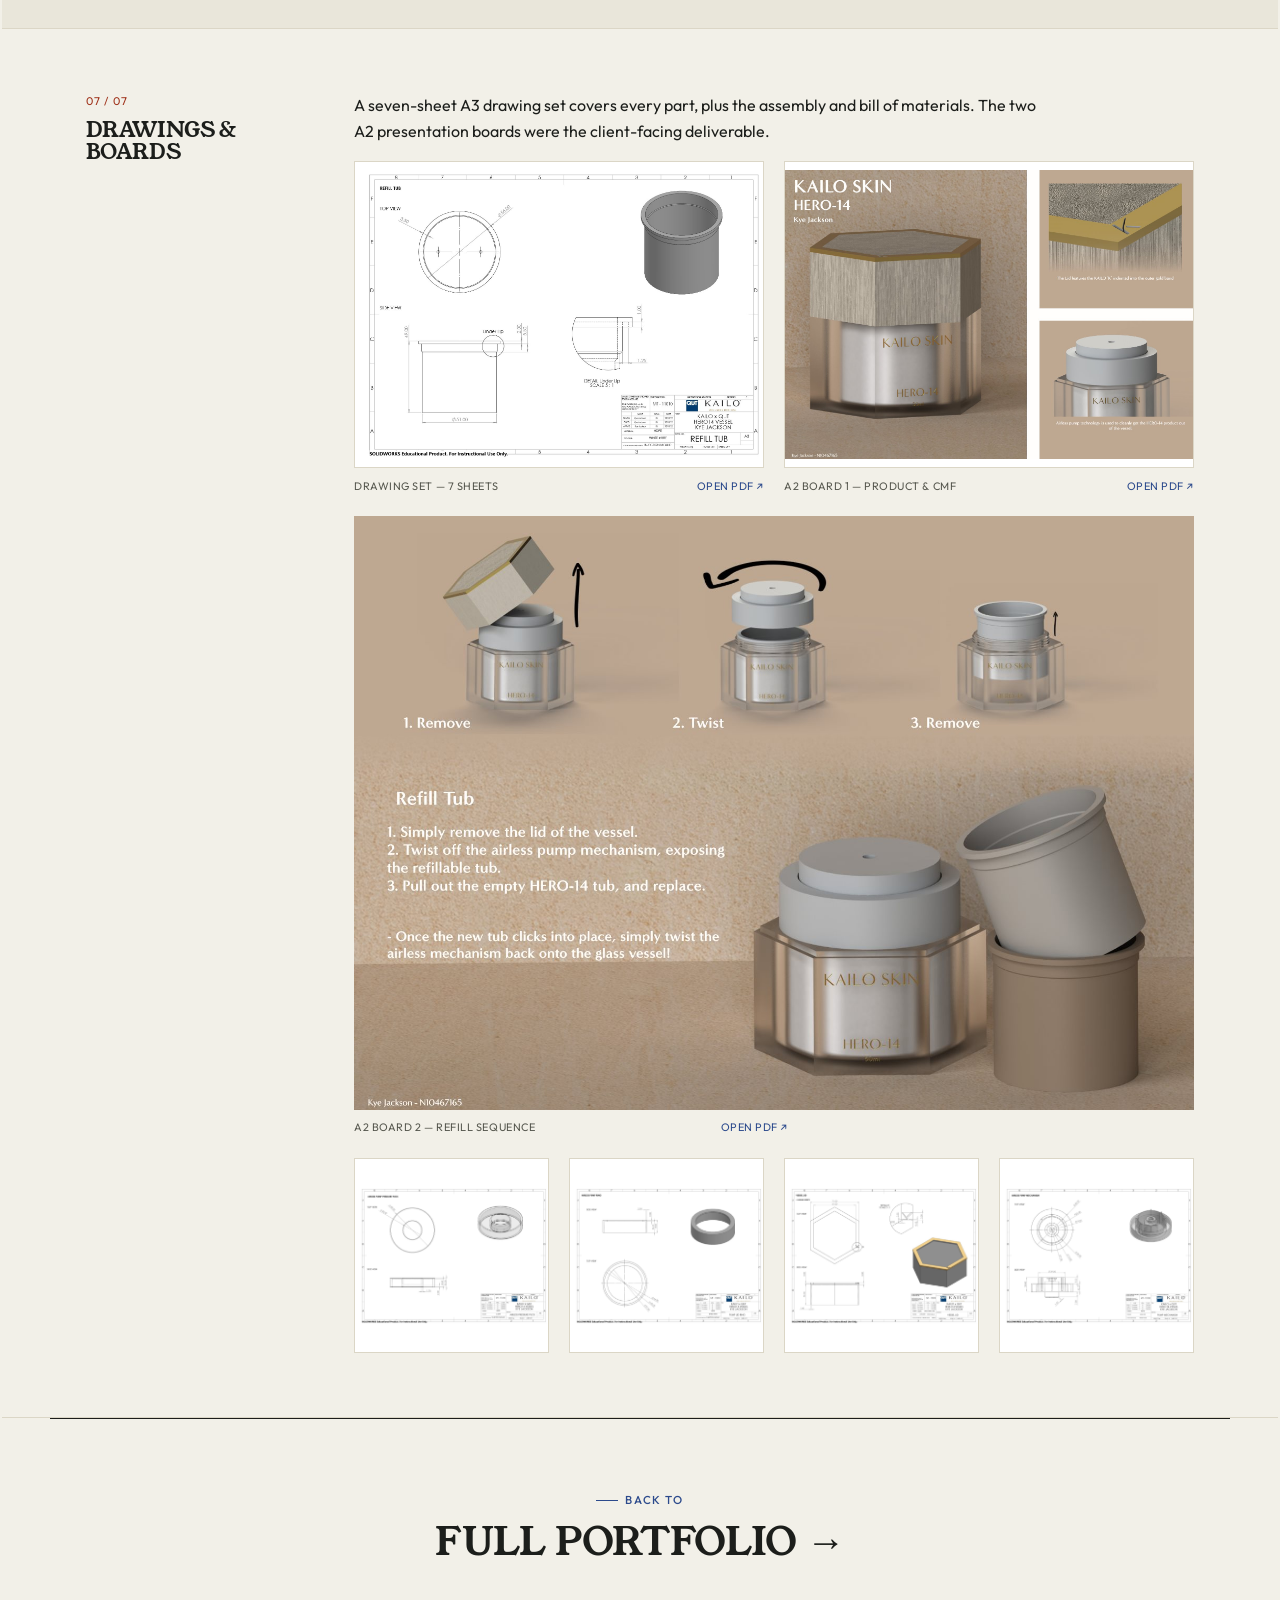
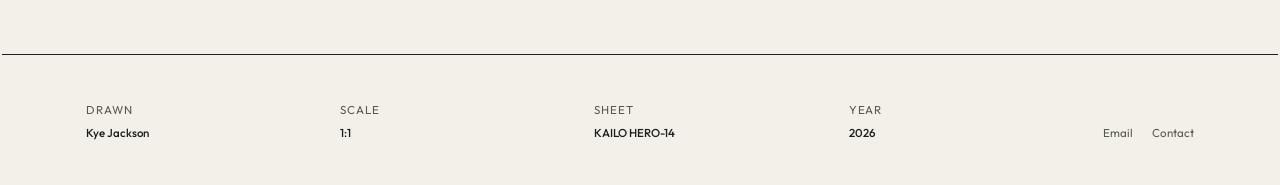
<file: projects/refillable-skincare-packaging.html>
<!doctype html>
<html lang="en-AU">
<head>
<meta charset="UTF-8" />
<meta name="viewport" content="width=device-width, initial-scale=1.0" />
<title>KAILO HERO-14 Refillable Vessel — Kye Jackson</title>
<meta name="description" content="A refillable 50ml luxury skincare vessel designed for KAILO Wellness Medispa — airless pump, replaceable product tub, frosted glass and Karuun rattan, documented to manufacture." />
<link rel="canonical" href="https://kyejackson.com/projects/refillable-skincare-packaging.html" />
<link rel="icon" href="../images/favicon.svg" type="image/svg+xml" />
<link rel="icon" href="../images/favicon-32.png" sizes="32x32" />
<link rel="apple-touch-icon" href="../images/apple-touch-icon.png" />
<meta name="theme-color" content="#f2f0e8" />
<meta property="og:type" content="website" />
<meta property="og:site_name" content="Kye Jackson" />
<meta property="og:url" content="https://kyejackson.com/projects/refillable-skincare-packaging.html" />
<meta property="og:title" content="KAILO HERO-14 Refillable Vessel — Kye Jackson" />
<meta property="og:description" content="A refillable 50ml luxury skincare vessel designed for KAILO Wellness Medispa — airless pump, replaceable product tub, frosted glass and Karuun rattan, documented to manufacture." />
<meta property="og:image" content="https://kyejackson.com/images/og-card.jpg" />
<meta property="og:image:width" content="1200" />
<meta property="og:image:height" content="630" />
<meta name="twitter:card" content="summary_large_image" />
<meta name="twitter:title" content="KAILO HERO-14 Refillable Vessel — Kye Jackson" />
<meta name="twitter:description" content="A refillable 50ml luxury skincare vessel designed for KAILO Wellness Medispa — airless pump, replaceable product tub, frosted glass and Karuun rattan, documented to manufacture." />
<meta name="twitter:image" content="https://kyejackson.com/images/og-card.jpg" />
<link rel="preconnect" href="https://fonts.googleapis.com">
<link rel="preconnect" href="https://fonts.gstatic.com" crossorigin>
<link href="https://fonts.googleapis.com/css2?family=Outfit:wght@400;500;600;700&family=Young+Serif&display=swap" rel="stylesheet">
<link rel="stylesheet" href="../css/style.css" />
</head>
<body data-sheet="KAILO / 05">

<header class="site-header">
  <div class="container nav">
    <a href="../index.html" class="nav-logo"><span class="mark">KJ</span>Kye Jackson</a>
    <button class="nav-toggle" aria-label="Toggle menu" aria-expanded="false">
      <span></span><span></span><span></span>
    </button>
    <ul class="nav-links">
      <li><a href="../index.html">Home</a></li>
      <li><a href="../portfolio.html" aria-current="page">Portfolio</a></li>
      <li><a href="../about.html">About</a></li>
      <li><a href="../contact.html">Contact</a></li>
    </ul>
  </div>
</header>

<main>

  <section class="case-hero container">
    <span class="eyebrow">Sheet 05 — Packaging &amp; Manufacture</span>
    <h1>KAILO HERO-14<br>Refillable Vessel</h1>
    <p class="lede">A 50ml luxury skincare vessel designed for KAILO Wellness Medispa: a frosted glass jar with an airless pump and a replaceable product tub, so the housing is kept and only the cream is replaced. Documented end to end — seven parts, full drawings, manufacturing routes and a costed bill of materials.</p>

    <dl class="case-meta">
      <div><dt>Role</dt><dd>Product Design &amp; DFM</dd></div>
      <div><dt>Software</dt><dd>SolidWorks</dd></div>
      <div><dt>Context</dt><dd>KAILO × QUT industry brief</dd></div>
      <div><dt>Year</dt><dd>2022</dd></div>
    </dl>

    <div class="case-hero-image case-hero-image--pano">
      <a class="zoom-link" href="../images/skincare/hero-1.jpg"
         data-zoom="../images/skincare/hero-1.jpg"
         data-zoom-caption="KAILO HERO-14 — final render"
         data-zoom-alt="Render of the hexagonal KAILO HERO-14 vessel: frosted glass base with gold branding and a Karuun rattan lid.">
        <img class="zoomable" src="../images/skincare/hero-1.jpg" alt="Render of the hexagonal KAILO HERO-14 vessel: frosted glass base with gold branding and a Karuun rattan lid." />
      </a>
    </div>
  </section>

  <section class="case-section">
    <div class="container case-section-inner">
      <div><span class="sheet-label">01 / 07</span><h2>The Brief</h2></div>
      <div>
        <p>KAILO Wellness Medispa needed a new vessel for HERO-14, their flagship 50ml cream. The brief set hard constraints: it had to be <strong>refillable</strong>, <strong>timeless</strong>, <strong>sustainable</strong>, dispense without the user putting fingers in the product, and incorporate <strong>Karuun</strong> — a rattan-based material the brand wanted represented. A target unit cost of around $6 sat over the top of it.</p>
        <p>KAILO sells to a 28–40 demographic with disposable income, positioned in the quadrant that is both genuinely luxury and thoughtfully sustainable — so the vessel had to earn its price without resorting to disposable packaging.</p>
      </div>
    </div>
  </section>

  <section class="case-section section-alt">
    <div class="container case-section-inner">
      <div><span class="sheet-label">02 / 07</span><h2>Research &amp; Ideation</h2></div>
      <div>
        <p>I started from KAILO's brand language — luxurious, elegant, timeless, elevated, radiant, with gold as a recurring accent — and the wider trend in face and body creams toward simple forms and neutral, earthy palettes. Early ideation explored faceted, twisted and grained vessel forms before the hexagonal profile was chosen.</p>
        <p>The form settled on a <strong>single clear quartz crystal</strong> — a stone associated with healing, mirroring what the HERO-14 product claims to do. The airless pump reinforces it: the mechanism physically <em>elevates</em> the product out of the vessel, which is KAILO's own key word.</p>
        <div class="drawing-cell">
          <a class="zoom-link" href="../images/skincare/report-p4-ideation.jpg" data-zoom="../images/skincare/report-p4-ideation.jpg" data-zoom-caption="Early ideation — potential vessel forms">
            <img class="zoomable" src="../images/skincare/report-p4-ideation.jpg" alt="Report page showing hand-drawn ideation of faceted, twisted and grained vessel forms alongside the materials rationale." />
          </a>
          <p class="cell-caption"><span>Early ideation &amp; material rationale</span></p>
        </div>
      </div>
    </div>
  </section>

  <section class="case-section">
    <div class="container case-section-inner">
      <div><span class="sheet-label">03 / 07</span><h2>Materials &amp; CMF</h2></div>
      <div>
        <p><strong>Frosted glass</strong> (eggshell <span class="mono">#fdf8f5</span>) forms the main housing — chosen to read as crystal quartz, to hide the mechanism inside, and because weight reads as quality in the hand. Glass is also infinitely recyclable.</p>
        <p><strong>HDPE</strong> takes every internal plastic part: durable, and recyclable with 25–100% pre-consumer content. <strong>Karuun</strong> — a rattan-based material — is inlaid into the lid in two finishes, Karuun Shine on the top face and Karuun Stripe around the side, with a gold band (<span class="mono">#be9c6d</span>) carrying the KAILO 'K' indent. Because rattan only thrives in biodiverse forest and is hand-harvested, specifying it works toward 10 of the 17 UN Sustainable Development Goals.</p>
        <div class="case-gallery">
          <div class="drawing-cell">
            <a class="zoom-link" href="../images/skincare/closeup-k-1.jpg" data-zoom="../images/skincare/closeup-k-1.jpg" data-zoom-caption="Lid CMF — gold band, Karuun Shine top, Karuun Stripe side">
              <img class="zoomable" src="../images/skincare/closeup-k-1.jpg" alt="Close-up of the lid: gold band with the KAILO K indent, Karuun Shine rattan top face and Karuun Stripe side." />
            </a>
            <p class="cell-caption"><span>Lid CMF — gold band &amp; Karuun</span></p>
          </div>
          <div class="drawing-cell">
            <a class="zoom-link" href="../images/skincare/part-glass-jar.jpg" data-zoom="../images/skincare/part-glass-jar.jpg" data-zoom-caption="Frosted glass vessel — eggshell #fdf8f5">
              <img class="zoomable" src="../images/skincare/part-glass-jar.jpg" alt="Render of the frosted hexagonal glass vessel with screen-printed gold branding." />
            </a>
            <p class="cell-caption"><span>Frosted glass vessel</span></p>
          </div>
        </div>
      </div>
    </div>
  </section>

  <section class="case-section section-alt">
    <div class="container case-section-inner">
      <div><span class="sheet-label">04 / 07</span><h2>Seven Parts</h2></div>
      <div>
        <p>The vessel resolves into seven components. Six are custom; only the airless pump mechanism is specified off the shelf. Every plastic part passed a draft analysis for injection moulding.</p>
        <div class="case-gallery">
          <div class="drawing-cell">
            <a class="zoom-link" href="../images/skincare/exploded.jpg" data-zoom="../images/skincare/exploded.jpg" data-zoom-caption="Exploded assembly — 7 parts">
              <img class="zoomable" src="../images/skincare/exploded.jpg" alt="Exploded render of the vessel showing all seven parts stacked in assembly order." />
            </a>
            <p class="cell-caption"><span>Exploded assembly</span></p>
          </div>
          <div class="drawing-cell">
            <a class="zoom-link" href="../assets/skincare/bill-of-materials.pdf" target="_blank" rel="noopener"
               data-zoom="../images/skincare/bill-of-materials-drawing.jpg"
               data-zoom-caption="Bill of materials — HERO-14 vessel"
               data-zoom-pdf="../assets/skincare/bill-of-materials.pdf">
              <img class="zoomable" src="../images/skincare/bill-of-materials-drawing.jpg" alt="Bill of materials drawing sheet listing all seven parts with material, finish, mass and colour." />
            </a>
            <p class="cell-caption">
              <span>Bill of materials</span>
              <a href="../assets/skincare/bill-of-materials.pdf" target="_blank" rel="noopener">Open PDF &nearr;</a>
            </p>
          </div>
        </div>

        <div class="case-gallery four" style="margin-top:1.5rem;">
          <div class="drawing-cell">
            <a class="zoom-link" href="../images/skincare/part-lid.jpg" data-zoom="../images/skincare/part-lid.jpg" data-zoom-caption="1 — Vessel lid (HDPE + Karuun)">
              <img class="zoomable" src="../images/skincare/part-lid.jpg" alt="Render of the vessel lid." />
            </a>
            <p class="cell-caption"><span>1 — Vessel lid</span></p>
          </div>
          <div class="drawing-cell">
            <a class="zoom-link" href="../images/skincare/part-ring.jpg" data-zoom="../images/skincare/part-ring.jpg" data-zoom-caption="2 — Airless pump bracket">
              <img class="zoomable" src="../images/skincare/part-ring.jpg" alt="Render of the airless pump bracket ring." />
            </a>
            <p class="cell-caption"><span>2 — Pump bracket</span></p>
          </div>
          <div class="drawing-cell">
            <a class="zoom-link" href="../images/skincare/part-dispense-plate.jpg" data-zoom="../images/skincare/part-dispense-plate.jpg" data-zoom-caption="3 — HERO-14 dispense plate">
              <img class="zoomable" src="../images/skincare/part-dispense-plate.jpg" alt="Render of the dispense plate." />
            </a>
            <p class="cell-caption"><span>3 — Dispense plate</span></p>
          </div>
          <div class="drawing-cell">
            <a class="zoom-link" href="../images/skincare/part-pump.jpg" data-zoom="../images/skincare/part-pump.jpg" data-zoom-caption="4 — Airless pump mechanism (off the shelf)">
              <img class="zoomable" src="../images/skincare/part-pump.jpg" alt="Render of the airless pump mechanism." />
            </a>
            <p class="cell-caption"><span>4 — Pump mechanism</span></p>
          </div>
          <div class="drawing-cell">
            <a class="zoom-link" href="../images/skincare/part-puck.jpg" data-zoom="../images/skincare/part-puck.jpg" data-zoom-caption="5 — Airless pressure puck">
              <img class="zoomable" src="../images/skincare/part-puck.jpg" alt="Render of the clear airless pressure puck." />
            </a>
            <p class="cell-caption"><span>5 — Pressure puck</span></p>
          </div>
          <div class="drawing-cell">
            <a class="zoom-link" href="../images/skincare/part-refill-tub.jpg" data-zoom="../images/skincare/part-refill-tub.jpg" data-zoom-caption="6 — HERO-14 refill tub">
              <img class="zoomable" src="../images/skincare/part-refill-tub.jpg" alt="Render of the refill tub." />
            </a>
            <p class="cell-caption"><span>6 — Refill tub</span></p>
          </div>
          <div class="drawing-cell">
            <a class="zoom-link" href="../images/skincare/part-glass-jar.jpg" data-zoom="../images/skincare/part-glass-jar.jpg" data-zoom-caption="7 — Frosted glass vessel">
              <img class="zoomable" src="../images/skincare/part-glass-jar.jpg" alt="Render of the frosted hexagonal glass vessel." />
            </a>
            <p class="cell-caption"><span>7 — Glass vessel</span></p>
          </div>
          <div class="drawing-cell">
            <a class="zoom-link" href="../images/skincare/closeup-top.jpg" data-zoom="../images/skincare/closeup-top.jpg" data-zoom-caption="Airless pump seated on the glass vessel, lid removed">
              <img class="zoomable" src="../images/skincare/closeup-top.jpg" alt="Close-up of the airless pump seated on the glass vessel with the lid removed." />
            </a>
            <p class="cell-caption"><span>Pump in situ</span></p>
          </div>
        </div>
      </div>
    </div>
  </section>

  <section class="case-section">
    <div class="container case-section-inner">
      <div><span class="sheet-label">05 / 07</span><h2>The Refill System</h2></div>
      <div>
        <p>This is the part that makes the vessel worth keeping. The glass housing, lid and pump stay with the customer; only the inner HERO-14 tub is replaced. Remove the lid, twist off the airless pump, pull the empty tub out and click a new one in — then twist the pump back on.</p>
        <p>Customers can buy a replacement pod online, or bring the vessel into KAILO's Brisbane store to have the existing pod cleaned and refilled. At end of life the whole product is 100% recyclable, and the glass jar and lid repurpose cleanly as a ring dish or candle holder.</p>
        <div class="case-gallery three steps">
          <div class="drawing-cell">
            <a class="zoom-link" href="../images/skincare/refill-step-1.jpg" data-zoom="../images/skincare/refill-step-1.jpg" data-zoom-caption="Refill step 1 — remove the lid">
              <img class="zoomable" src="../images/skincare/refill-step-1.jpg" alt="Refill step one: removing the lid from the vessel." />
            </a>
            <p class="cell-caption step-caption"><span>Remove the lid</span></p>
          </div>
          <div class="drawing-cell">
            <a class="zoom-link" href="../images/skincare/refill-step-2.jpg" data-zoom="../images/skincare/refill-step-2.jpg" data-zoom-caption="Refill step 2 — twist off the pump">
              <img class="zoomable" src="../images/skincare/refill-step-2.jpg" alt="Refill step two: twisting off the airless pump mechanism." />
            </a>
            <p class="cell-caption step-caption"><span>Twist off the pump</span></p>
          </div>
          <div class="drawing-cell">
            <a class="zoom-link" href="../images/skincare/refill-step-3.jpg" data-zoom="../images/skincare/refill-step-3.jpg" data-zoom-caption="Refill step 3 — swap the tub">
              <img class="zoomable" src="../images/skincare/refill-step-3.jpg" alt="Refill step three: removing the empty tub and replacing it." />
            </a>
            <p class="cell-caption step-caption"><span>Swap the tub</span></p>
          </div>
        </div>
      </div>
    </div>
  </section>

  <section class="case-section section-alt">
    <div class="container case-section-inner">
      <div><span class="sheet-label">06 / 07</span><h2>Manufacture &amp; Cost</h2></div>
      <div>
        <p>Every custom plastic part is injection moulded in HDPE with an MT-11010 finish; the glass vessel is press-and-blow with screen-printed gold branding. I sourced quotes against Australian moulders — BC Plastics, Dienamics, Tooltech and Polyman among them — and priced tooling and unit cost through ICO Mold at 5,000, 20,000 and 100,000 unit runs.</p>
        <p>At 5,000 units the vessel lands at <strong>$11.49 per unit</strong> including amortised tooling, falling as volume rises. Hand-assembly was timed at <strong>1 minute 14 seconds</strong> per vessel across the four sub-assemblies — the Karuun inlay being the slowest step at 40 seconds.</p>
        <p>Every moulded part was checked with a draft analysis before the drawings were signed off — green faces pull cleanly from the tool, so anything flagged got re-angled first.</p>
        <div class="case-gallery three">
          <div class="drawing-cell">
            <a class="zoom-link" href="../images/skincare/cad-draft-1.jpg" data-zoom="../images/skincare/cad-draft-1.jpg" data-zoom-caption="Draft analysis — refill tub">
              <img class="zoomable" src="../images/skincare/cad-draft-1.jpg" alt="Draft analysis of the refill tub showing all faces pulling cleanly." />
            </a>
          </div>
          <div class="drawing-cell">
            <a class="zoom-link" href="../images/skincare/cad-draft-2.jpg" data-zoom="../images/skincare/cad-draft-2.jpg" data-zoom-caption="Draft analysis — pump bracket">
              <img class="zoomable" src="../images/skincare/cad-draft-2.jpg" alt="Draft analysis of the pump bracket ring." />
            </a>
          </div>
          <div class="drawing-cell">
            <a class="zoom-link" href="../images/skincare/cad-draft-3.jpg" data-zoom="../images/skincare/cad-draft-3.jpg" data-zoom-caption="Draft analysis — vessel lid">
              <img class="zoomable" src="../images/skincare/cad-draft-3.jpg" alt="Draft analysis of the hexagonal vessel lid." />
            </a>
          </div>
        </div>
        <p class="cell-caption" style="margin-top:0.6rem;"><span>Draft analysis — injection moulding</span></p>
        <div class="case-gallery three steps">
          <div class="drawing-cell">
            <a class="zoom-link" href="../images/skincare/assembly-1.jpg" data-zoom="../images/skincare/assembly-1.jpg" data-zoom-caption="Assembly sequence">
              <img class="zoomable" src="../images/skincare/assembly-1.jpg" alt="Assembly render showing the pump sub-assembly." />
            </a>
            <p class="cell-caption step-caption"><span>Pump sub-assembly</span></p>
          </div>
          <div class="drawing-cell">
            <a class="zoom-link" href="../images/skincare/assembly-2.jpg" data-zoom="../images/skincare/assembly-2.jpg" data-zoom-caption="Assembly sequence">
              <img class="zoomable" src="../images/skincare/assembly-2.jpg" alt="Assembly render showing the tub and pump combined." />
            </a>
            <p class="cell-caption step-caption"><span>Tub &amp; pump</span></p>
          </div>
          <div class="drawing-cell">
            <a class="zoom-link" href="../images/skincare/assembly-3.jpg" data-zoom="../images/skincare/assembly-3.jpg" data-zoom-caption="Assembly sequence">
              <img class="zoomable" src="../images/skincare/assembly-3.jpg" alt="Assembly render showing the completed vessel." />
            </a>
            <p class="cell-caption step-caption"><span>Completed vessel</span></p>
          </div>
        </div>
      </div>
    </div>
  </section>

  <section class="case-section">
    <div class="container case-section-inner">
      <div><span class="sheet-label">07 / 07</span><h2>Drawings &amp; Boards</h2></div>
      <div>
        <p>A seven-sheet A3 drawing set covers every part, plus the assembly and bill of materials. The two A2 presentation boards were the client-facing deliverable.</p>
        <div class="case-gallery">
          <div class="drawing-cell">
            <a class="zoom-link" href="../assets/skincare/technical-drawings.pdf" target="_blank" rel="noopener"
               data-zoom="../images/skincare/technical-drawings-drawing-p2.jpg"
               data-zoom-caption="Glass vessel — drawing sheet"
               data-zoom-pdf="../assets/skincare/technical-drawings.pdf">
              <img class="zoomable" src="../images/skincare/technical-drawings-drawing-p2.jpg" alt="Technical drawing sheet for the frosted glass vessel." />
            </a>
            <p class="cell-caption">
              <span>Drawing set — 7 sheets</span>
              <a href="../assets/skincare/technical-drawings.pdf" target="_blank" rel="noopener">Open PDF &nearr;</a>
            </p>
          </div>
          <div class="drawing-cell">
            <a class="zoom-link" href="../assets/skincare/presentation-boards.pdf" target="_blank" rel="noopener"
               data-zoom="../images/skincare/presentation-boards-drawing-p1.jpg"
               data-zoom-caption="A2 presentation board 1"
               data-zoom-pdf="../assets/skincare/presentation-boards.pdf">
              <img class="zoomable" src="../images/skincare/presentation-boards-drawing-p1.jpg" alt="A2 presentation board showing the HERO-14 vessel and detail callouts." />
            </a>
            <p class="cell-caption">
              <span>A2 board 1 — Product &amp; CMF</span>
              <a href="../assets/skincare/presentation-boards.pdf" target="_blank" rel="noopener">Open PDF &nearr;</a>
            </p>
          </div>
        </div>
        <div class="drawing-cell" style="margin-top:1.25rem;">
          <a class="zoom-link" href="../assets/skincare/presentation-boards.pdf" target="_blank" rel="noopener"
             data-zoom="../images/skincare/presentation-boards-drawing-p2.jpg"
             data-zoom-caption="A2 presentation board 2 — refill sequence"
             data-zoom-pdf="../assets/skincare/presentation-boards.pdf">
            <img class="zoomable" src="../images/skincare/presentation-boards-drawing-p2.jpg" alt="A2 presentation board showing the three-step refill sequence and the refill tub." />
          </a>
          <p class="cell-caption">
            <span>A2 board 2 — Refill sequence</span>
            <a href="../assets/skincare/presentation-boards.pdf" target="_blank" rel="noopener">Open PDF &nearr;</a>
          </p>
        </div>

        <div class="case-gallery four" style="margin-top:1.25rem;">
          <div class="drawing-cell">
            <a class="zoom-link" href="../images/skincare/technical-drawings-drawing-p3.jpg" data-zoom="../images/skincare/technical-drawings-drawing-p3.jpg" data-zoom-caption="Refill tub — drawing sheet" data-zoom-pdf="../assets/skincare/technical-drawings.pdf">
              <img class="zoomable" src="../images/skincare/technical-drawings-drawing-p3.jpg" alt="Drawing sheet for the refill tub." />
            </a>
          </div>
          <div class="drawing-cell">
            <a class="zoom-link" href="../images/skincare/technical-drawings-drawing-p4.jpg" data-zoom="../images/skincare/technical-drawings-drawing-p4.jpg" data-zoom-caption="Pressure puck — drawing sheet" data-zoom-pdf="../assets/skincare/technical-drawings.pdf">
              <img class="zoomable" src="../images/skincare/technical-drawings-drawing-p4.jpg" alt="Drawing sheet for the airless pressure puck." />
            </a>
          </div>
          <div class="drawing-cell">
            <a class="zoom-link" href="../images/skincare/technical-drawings-drawing-p6.jpg" data-zoom="../images/skincare/technical-drawings-drawing-p6.jpg" data-zoom-caption="Vessel lid — drawing sheet" data-zoom-pdf="../assets/skincare/technical-drawings.pdf">
              <img class="zoomable" src="../images/skincare/technical-drawings-drawing-p6.jpg" alt="Drawing sheet for the vessel lid." />
            </a>
          </div>
          <div class="drawing-cell">
            <a class="zoom-link" href="../images/skincare/technical-drawings-drawing-p7.jpg" data-zoom="../images/skincare/technical-drawings-drawing-p7.jpg" data-zoom-caption="Pump mechanism — drawing sheet" data-zoom-pdf="../assets/skincare/technical-drawings.pdf">
              <img class="zoomable" src="../images/skincare/technical-drawings-drawing-p7.jpg" alt="Drawing sheet for the airless pump mechanism." />
            </a>
          </div>
        </div>
      </div>
    </div>
  </section>

  <section class="next-project container">
    <span class="eyebrow">Back to</span>
    <h2><a href="../portfolio.html">Full Portfolio &rarr;</a></h2>
  </section>

</main>

<footer class="site-footer">
  <div class="container">
    <dl class="title-block">
      <div><dt>Drawn</dt><dd>Kye Jackson</dd></div>
      <div><dt>Scale</dt><dd>1:1</dd></div>
      <div><dt>Sheet</dt><dd>KAILO HERO-14</dd></div>
      <div><dt>Year</dt><dd><span id="year"></span></dd></div>
      <div class="footer-links">
        <a href="mailto:kyejackoson@gmail.com">Email</a>
        <a href="../contact.html">Contact</a>
      </div>
    </dl>
  </div>
</footer>

<script src="../js/main.js"></script>
<script>document.getElementById("year").textContent = new Date().getFullYear();</script>
</body>
</html>
</file>
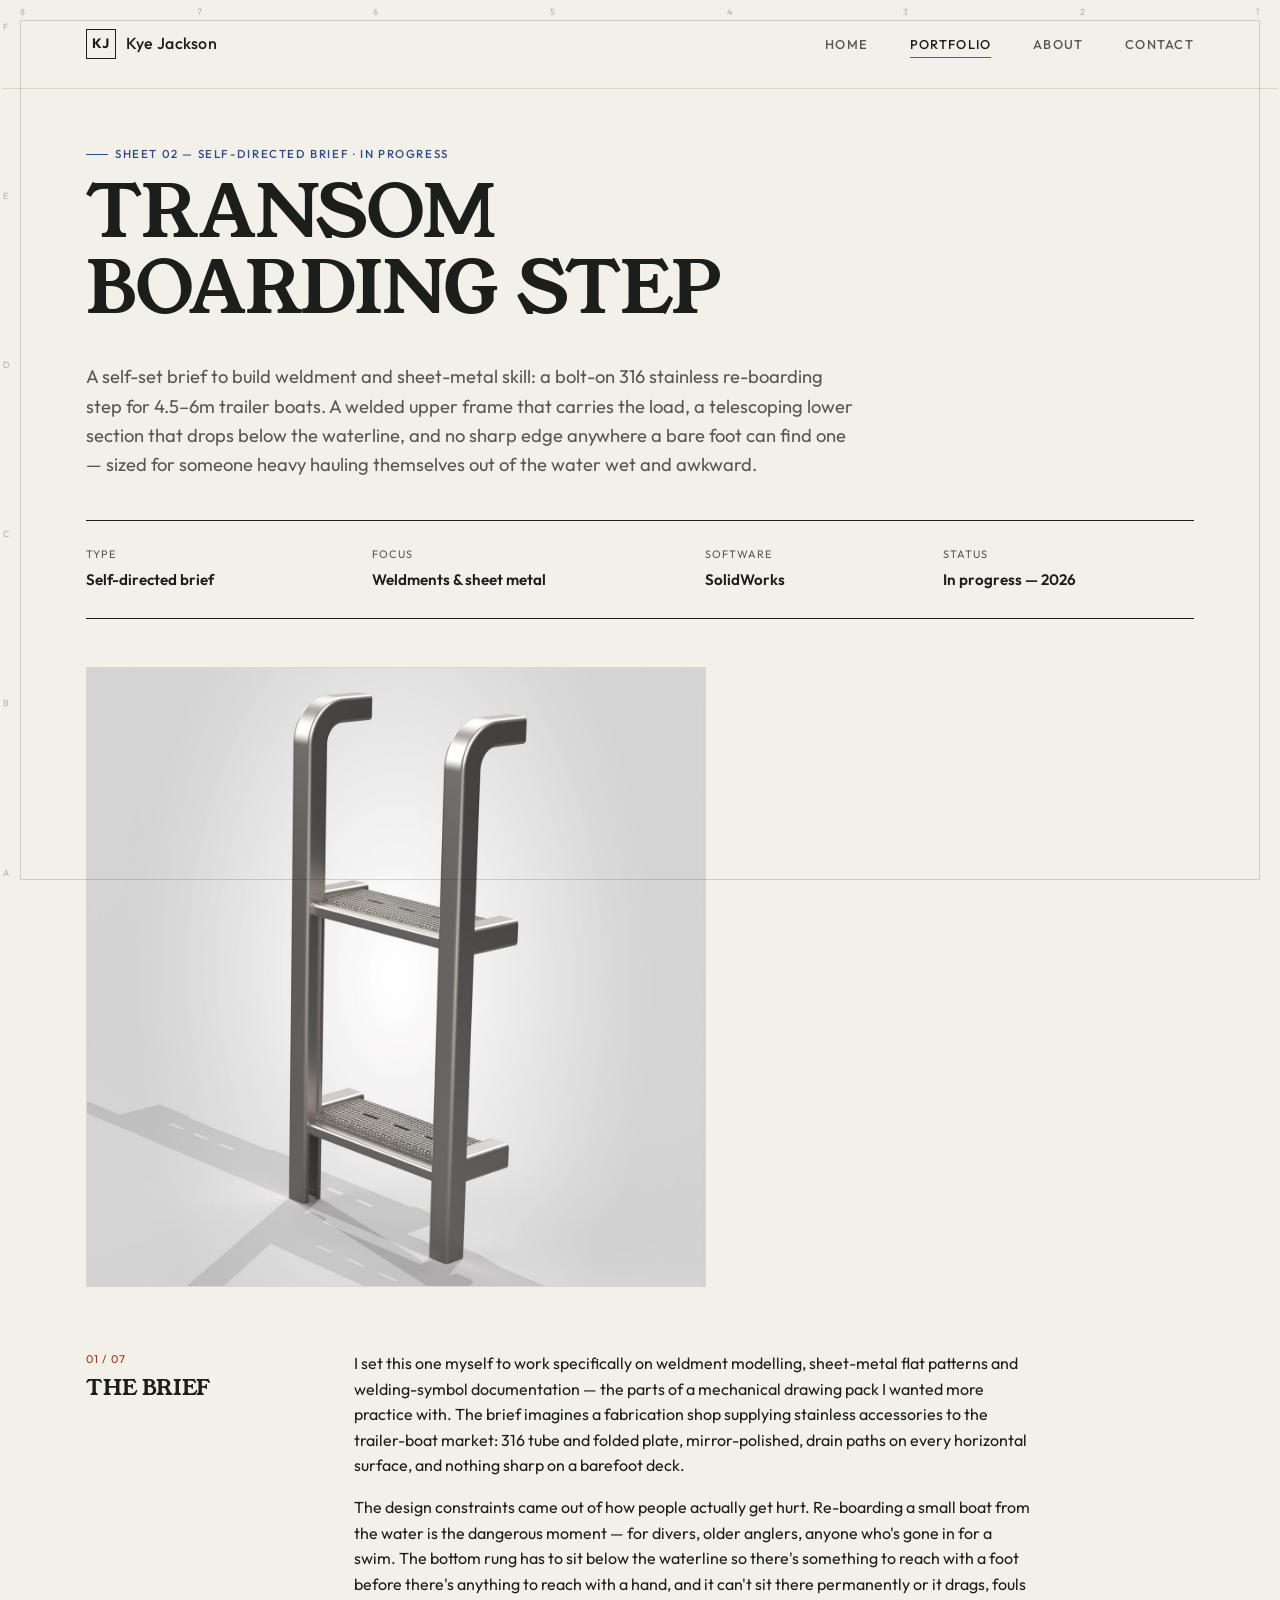
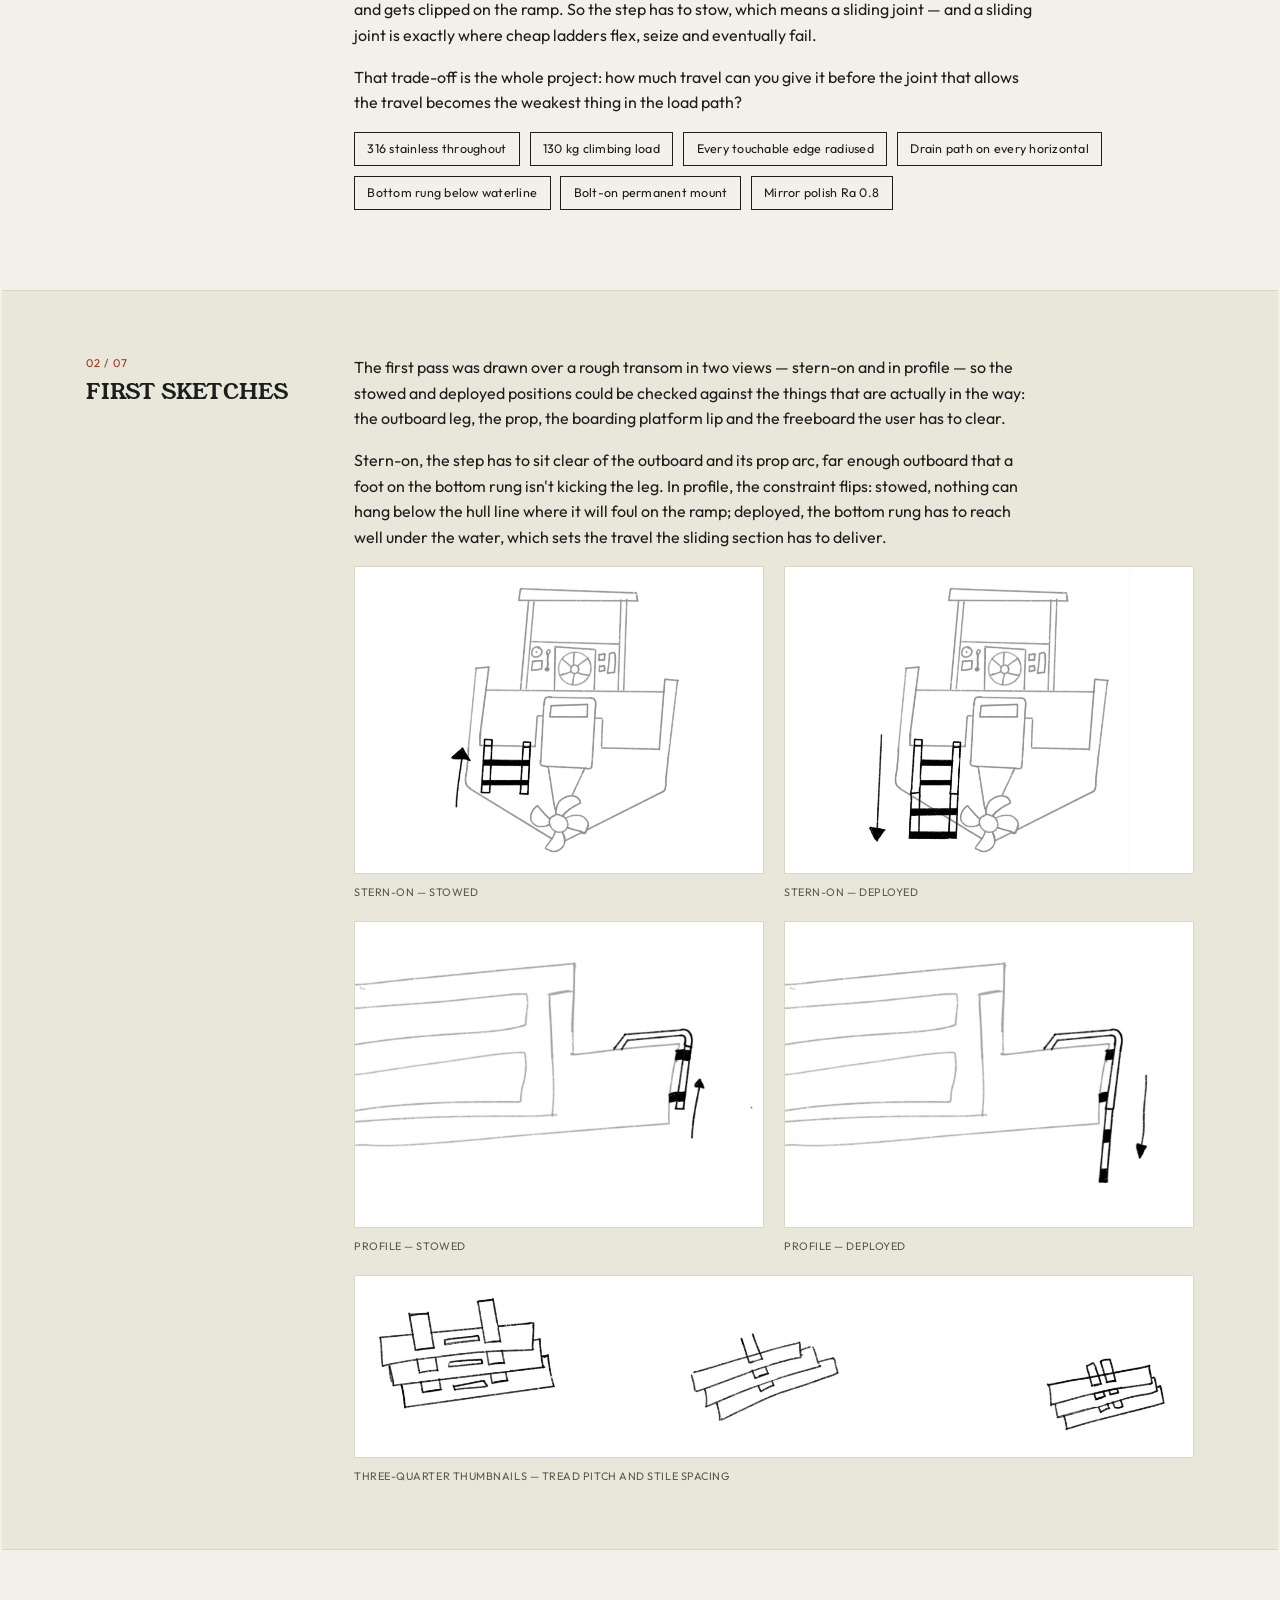
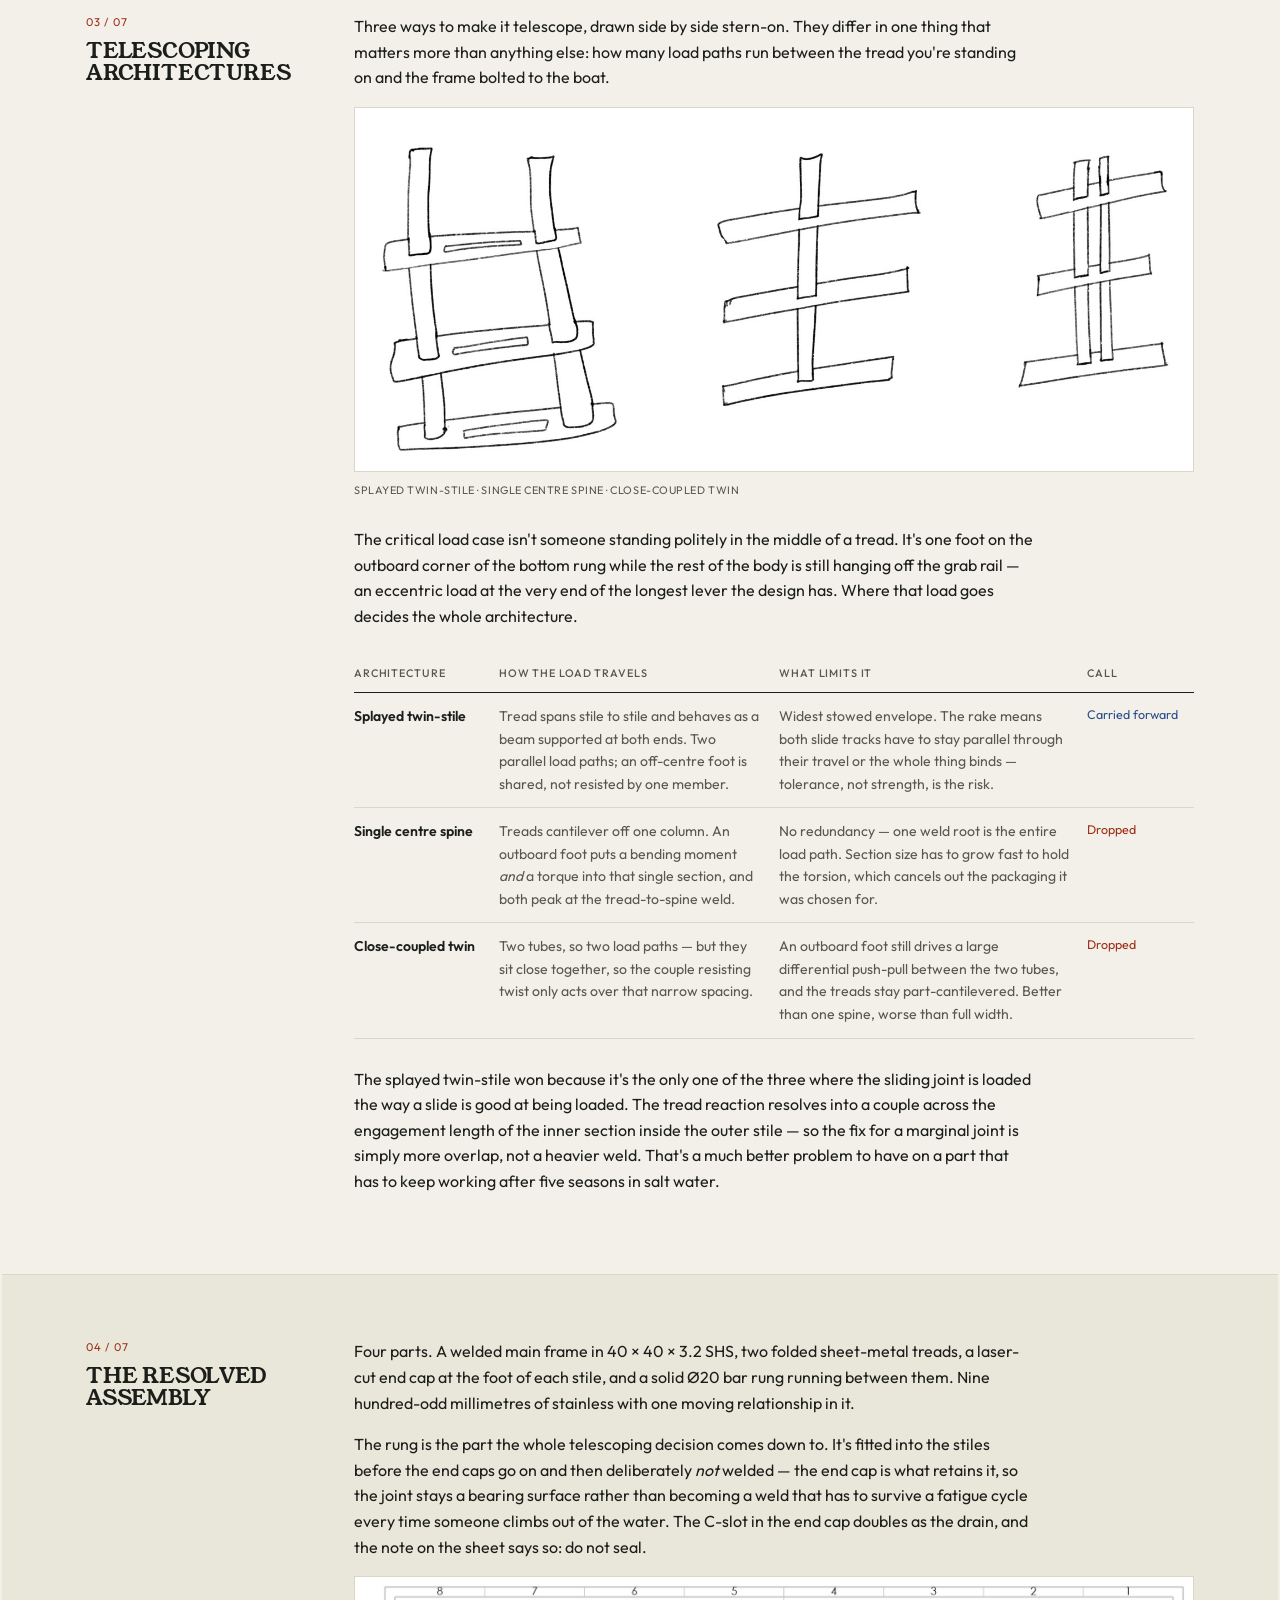
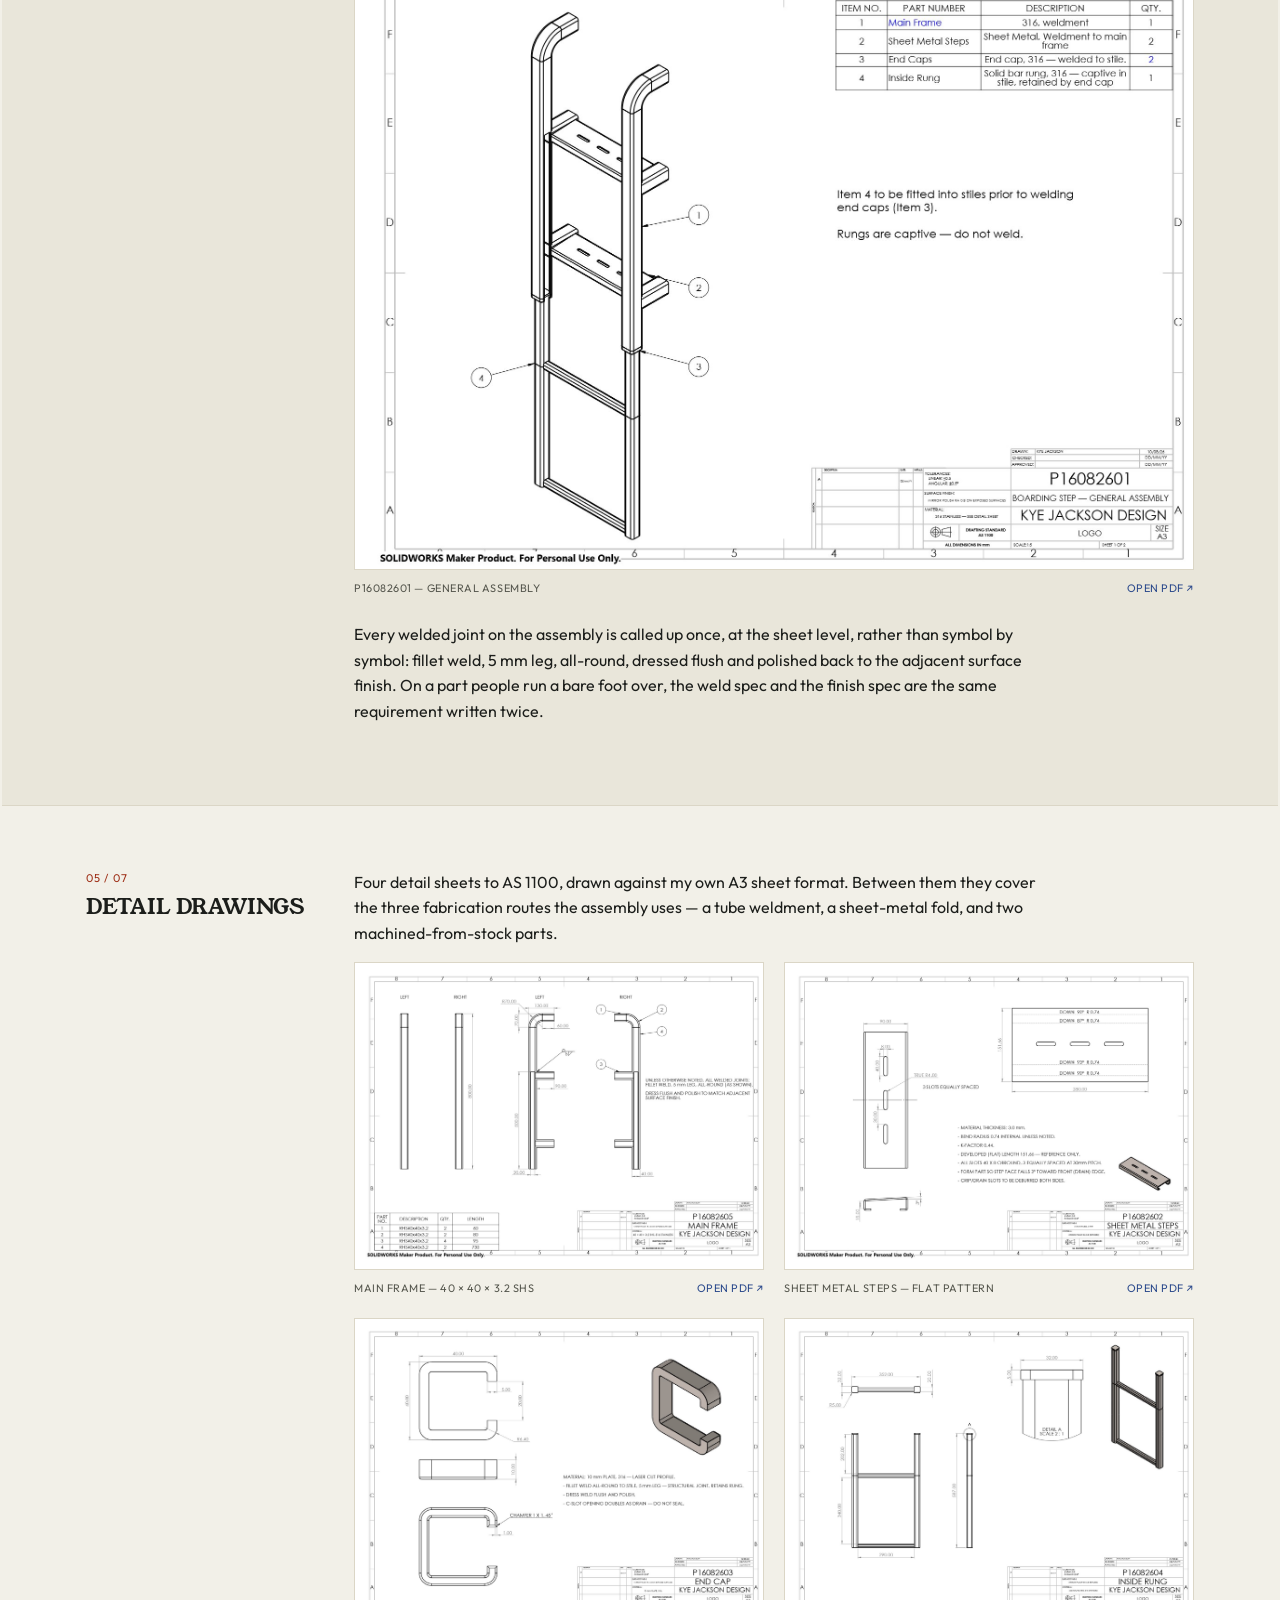
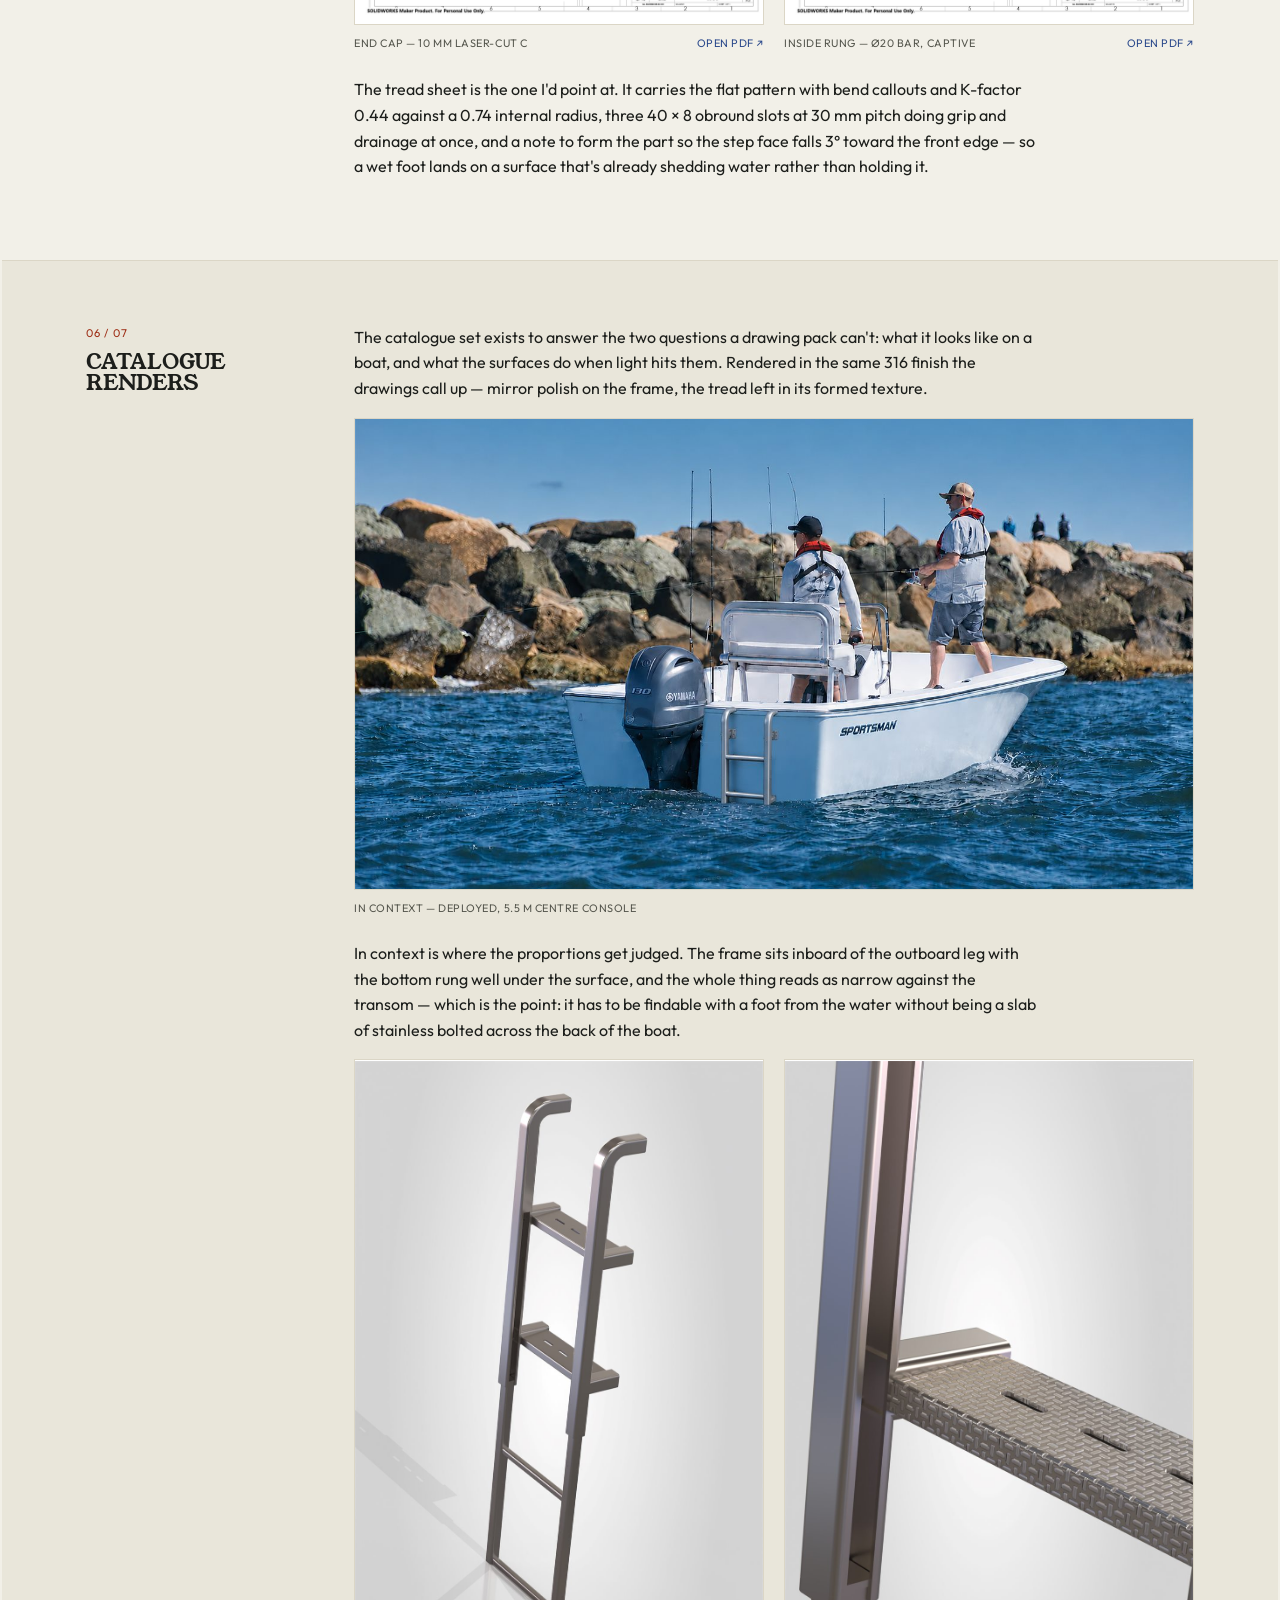
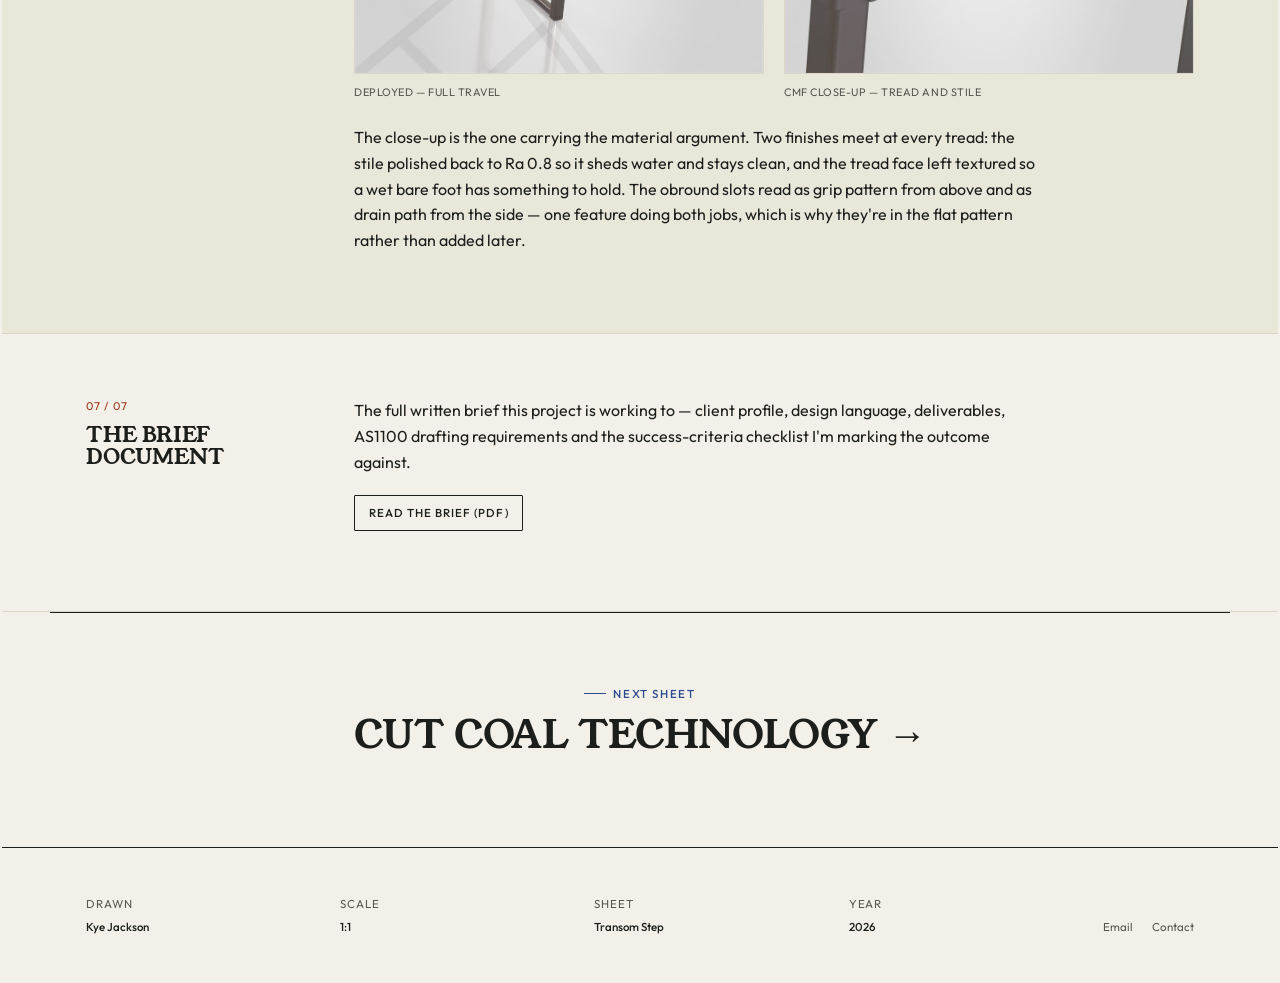
<file: projects/transom-boarding-step.html>
<!doctype html>
<html lang="en-AU">
<head>
<meta charset="UTF-8" />
<meta name="viewport" content="width=device-width, initial-scale=1.0" />
<title>Transom Boarding Step — Kye Jackson</title>
<meta name="description" content="A self-directed weldments and sheet-metal brief: a barefoot-safe 316 stainless boarding step for 4.5–6m trailer boats, with a telescoping lower section and a full AS1100 drawing pack." />
<link rel="canonical" href="https://kyejackson.com/projects/transom-boarding-step.html" />
<link rel="icon" href="../images/favicon.svg" type="image/svg+xml" />
<link rel="icon" href="../images/favicon-32.png" sizes="32x32" />
<link rel="apple-touch-icon" href="../images/apple-touch-icon.png" />
<meta name="theme-color" content="#f2f0e8" />
<meta property="og:type" content="website" />
<meta property="og:site_name" content="Kye Jackson" />
<meta property="og:url" content="https://kyejackson.com/projects/transom-boarding-step.html" />
<meta property="og:title" content="Transom Boarding Step — Kye Jackson" />
<meta property="og:description" content="A self-directed weldments and sheet-metal brief: a barefoot-safe 316 stainless boarding step for 4.5–6m trailer boats, with a telescoping lower section and a full AS1100 drawing pack." />
<meta property="og:image" content="https://kyejackson.com/images/og-card.jpg" />
<meta property="og:image:width" content="1200" />
<meta property="og:image:height" content="630" />
<meta name="twitter:card" content="summary_large_image" />
<meta name="twitter:title" content="Transom Boarding Step — Kye Jackson" />
<meta name="twitter:description" content="A self-directed weldments and sheet-metal brief: a barefoot-safe 316 stainless boarding step for 4.5–6m trailer boats, with a telescoping lower section and a full AS1100 drawing pack." />
<meta name="twitter:image" content="https://kyejackson.com/images/og-card.jpg" />
<link rel="preconnect" href="https://fonts.googleapis.com">
<link rel="preconnect" href="https://fonts.gstatic.com" crossorigin>
<link href="https://fonts.googleapis.com/css2?family=Outfit:wght@400;500;600;700&family=Young+Serif&display=swap" rel="stylesheet">
<link rel="stylesheet" href="../css/style.css" />
</head>
<body data-sheet="TRANSOM / 02">

<header class="site-header">
  <div class="container nav">
    <a href="../index.html" class="nav-logo"><span class="mark">KJ</span>Kye Jackson</a>
    <button class="nav-toggle" aria-label="Toggle menu" aria-expanded="false">
      <span></span><span></span><span></span>
    </button>
    <ul class="nav-links">
      <li><a href="../index.html">Home</a></li>
      <li><a href="../portfolio.html" aria-current="page">Portfolio</a></li>
      <li><a href="../about.html">About</a></li>
      <li><a href="../contact.html">Contact</a></li>
    </ul>
  </div>
</header>

<main>

  <section class="case-hero container">
    <span class="eyebrow">Sheet 02 — Self-Directed Brief · In Progress</span>
    <h1>Transom<br>Boarding Step</h1>
    <p class="lede">A self-set brief to build weldment and sheet-metal skill: a bolt-on 316 stainless re-boarding step for 4.5–6m trailer boats. A welded upper frame that carries the load, a telescoping lower section that drops below the waterline, and no sharp edge anywhere a bare foot can find one — sized for someone heavy hauling themselves out of the water wet and awkward.</p>

    <dl class="case-meta">
      <div><dt>Type</dt><dd>Self-directed brief</dd></div>
      <div><dt>Focus</dt><dd>Weldments &amp; sheet metal</dd></div>
      <div><dt>Software</dt><dd>SolidWorks</dd></div>
      <div><dt>Status</dt><dd>In progress — 2026</dd></div>
    </dl>

    <div class="case-hero-image case-hero-image--square">
      <a class="zoom-link" href="../images/transom/hero.jpg"
         data-zoom="../images/transom/hero.jpg"
         data-zoom-caption="Transom boarding step — form study render"
         data-zoom-alt="Render of the stainless transom boarding step with two treaded steps between radiused stiles.">
        <img class="zoomable" src="../images/transom/hero.jpg" alt="Render of the stainless transom boarding step with two treaded steps between radiused stiles." />
      </a>
    </div>
  </section>

  <section class="case-section">
    <div class="container case-section-inner">
      <div><span class="sheet-label">01 / 07</span><h2>The Brief</h2></div>
      <div>
        <p>I set this one myself to work specifically on weldment modelling, sheet-metal flat patterns and welding-symbol documentation — the parts of a mechanical drawing pack I wanted more practice with. The brief imagines a fabrication shop supplying stainless accessories to the trailer-boat market: 316 tube and folded plate, mirror-polished, drain paths on every horizontal surface, and nothing sharp on a barefoot deck.</p>
        <p>The design constraints came out of how people actually get hurt. Re-boarding a small boat from the water is the dangerous moment — for divers, older anglers, anyone who's gone in for a swim. The bottom rung has to sit below the waterline so there's something to reach with a foot before there's anything to reach with a hand, and it can't sit there permanently or it drags, fouls and gets clipped on the ramp. So the step has to stow, which means a sliding joint — and a sliding joint is exactly where cheap ladders flex, seize and eventually fail.</p>
        <p>That trade-off is the whole project: how much travel can you give it before the joint that allows the travel becomes the weakest thing in the load path?</p>
        <ul class="tag-list" style="margin-top:1rem;">
          <li>316 stainless throughout</li>
          <li>130 kg climbing load</li>
          <li>Every touchable edge radiused</li>
          <li>Drain path on every horizontal</li>
          <li>Bottom rung below waterline</li>
          <li>Bolt-on permanent mount</li>
          <li>Mirror polish Ra 0.8</li>
        </ul>
      </div>
    </div>
  </section>

  <section class="case-section section-alt">
    <div class="container case-section-inner">
      <div><span class="sheet-label">02 / 07</span><h2>First Sketches</h2></div>
      <div>
        <p>The first pass was drawn over a rough transom in two views — stern-on and in profile — so the stowed and deployed positions could be checked against the things that are actually in the way: the outboard leg, the prop, the boarding platform lip and the freeboard the user has to clear.</p>
        <p>Stern-on, the step has to sit clear of the outboard and its prop arc, far enough outboard that a foot on the bottom rung isn't kicking the leg. In profile, the constraint flips: stowed, nothing can hang below the hull line where it will foul on the ramp; deployed, the bottom rung has to reach well under the water, which sets the travel the sliding section has to deliver.</p>

        <div class="case-gallery">
          <div class="drawing-cell">
            <a class="zoom-link" href="../images/transom/sketch-front-stowed.jpg" data-zoom="../images/transom/sketch-front-stowed.jpg" data-zoom-caption="Stern-on view — stowed">
              <img class="zoomable" src="../images/transom/sketch-front-stowed.jpg" alt="Stern-on sketch of the boat with the boarding step drawn in the raised, stowed position beside the outboard." />
            </a>
            <p class="cell-caption"><span>Stern-on — stowed</span></p>
          </div>
          <div class="drawing-cell">
            <a class="zoom-link" href="../images/transom/sketch-front-deployed.jpg" data-zoom="../images/transom/sketch-front-deployed.jpg" data-zoom-caption="Stern-on view — deployed">
              <img class="zoomable" src="../images/transom/sketch-front-deployed.jpg" alt="Stern-on sketch of the boat with the boarding step extended down past the hull line, clear of the propeller." />
            </a>
            <p class="cell-caption"><span>Stern-on — deployed</span></p>
          </div>
          <div class="drawing-cell">
            <a class="zoom-link" href="../images/transom/sketch-side-stowed.jpg" data-zoom="../images/transom/sketch-side-stowed.jpg" data-zoom-caption="Profile view — stowed">
              <img class="zoomable" src="../images/transom/sketch-side-stowed.jpg" alt="Profile sketch of the transom with the step retracted up against the hull, arrow showing the travel." />
            </a>
            <p class="cell-caption"><span>Profile — stowed</span></p>
          </div>
          <div class="drawing-cell">
            <a class="zoom-link" href="../images/transom/sketch-side-deployed.jpg" data-zoom="../images/transom/sketch-side-deployed.jpg" data-zoom-caption="Profile view — deployed">
              <img class="zoomable" src="../images/transom/sketch-side-deployed.jpg" alt="Profile sketch of the transom with the step slid down below the hull line, arrow showing the travel." />
            </a>
            <p class="cell-caption"><span>Profile — deployed</span></p>
          </div>
        </div>

        <div class="case-gallery full" style="margin-top:1.25rem;">
          <div class="drawing-cell">
            <a class="zoom-link" href="../images/transom/sketch-concepts.jpg" data-zoom="../images/transom/sketch-concepts.jpg" data-zoom-caption="Early three-quarter thumbnails">
              <img class="zoomable" src="../images/transom/sketch-concepts.jpg" alt="Three quick three-quarter sketch thumbnails of stepped ladder frames at decreasing size." style="aspect-ratio:4.6/1;" />
            </a>
            <p class="cell-caption"><span>Three-quarter thumbnails — tread pitch and stile spacing</span></p>
          </div>
        </div>
      </div>
    </div>
  </section>

  <section class="case-section">
    <div class="container case-section-inner">
      <div><span class="sheet-label">03 / 07</span><h2>Telescoping Architectures</h2></div>
      <div>
        <p>Three ways to make it telescope, drawn side by side stern-on. They differ in one thing that matters more than anything else: how many load paths run between the tread you're standing on and the frame bolted to the boat.</p>

        <div class="case-gallery full">
          <div class="drawing-cell">
            <a class="zoom-link" href="../images/transom/sketch-telescoping.jpg" data-zoom="../images/transom/sketch-telescoping.jpg" data-zoom-caption="Three telescoping architectures — splayed twin-stile, single spine, close-coupled twin">
              <img class="zoomable" src="../images/transom/sketch-telescoping.jpg" alt="Three sketched telescoping ladder architectures side by side: splayed twin stiles, a single central spine, and two close-coupled inner tubes." style="aspect-ratio:2.3/1;" />
            </a>
            <p class="cell-caption"><span>Splayed twin-stile · single centre spine · close-coupled twin</span></p>
          </div>
        </div>

        <p style="margin-top:1.75rem;">The critical load case isn't someone standing politely in the middle of a tread. It's one foot on the outboard corner of the bottom rung while the rest of the body is still hanging off the grab rail — an eccentric load at the very end of the longest lever the design has. Where that load goes decides the whole architecture.</p>

        <div class="spec-table-wrap">
          <table class="spec-table">
            <thead>
              <tr><th scope="col">Architecture</th><th scope="col">How the load travels</th><th scope="col">What limits it</th><th scope="col">Call</th></tr>
            </thead>
            <tbody>
              <tr>
                <th scope="row">Splayed twin-stile</th>
                <td>Tread spans stile to stile and behaves as a beam supported at both ends. Two parallel load paths; an off-centre foot is shared, not resisted by one member.</td>
                <td>Widest stowed envelope. The rake means both slide tracks have to stay parallel through their travel or the whole thing binds — tolerance, not strength, is the risk.</td>
                <td class="verdict" data-rank="keep">Carried forward</td>
              </tr>
              <tr>
                <th scope="row">Single centre spine</th>
                <td>Treads cantilever off one column. An outboard foot puts a bending moment <em>and</em> a torque into that single section, and both peak at the tread-to-spine weld.</td>
                <td>No redundancy — one weld root is the entire load path. Section size has to grow fast to hold the torsion, which cancels out the packaging it was chosen for.</td>
                <td class="verdict">Dropped</td>
              </tr>
              <tr>
                <th scope="row">Close-coupled twin</th>
                <td>Two tubes, so two load paths — but they sit close together, so the couple resisting twist only acts over that narrow spacing.</td>
                <td>An outboard foot still drives a large differential push-pull between the two tubes, and the treads stay part-cantilevered. Better than one spine, worse than full width.</td>
                <td class="verdict">Dropped</td>
              </tr>
            </tbody>
          </table>
        </div>

        <p style="margin-top:1.75rem;">The splayed twin-stile won because it's the only one of the three where the sliding joint is loaded the way a slide is good at being loaded. The tread reaction resolves into a couple across the engagement length of the inner section inside the outer stile — so the fix for a marginal joint is simply more overlap, not a heavier weld. That's a much better problem to have on a part that has to keep working after five seasons in salt water.</p>
      </div>
    </div>
  </section>

  <section class="case-section section-alt">
    <div class="container case-section-inner">
      <div><span class="sheet-label">04 / 07</span><h2>The Resolved Assembly</h2></div>
      <div>
        <p>Four parts. A welded main frame in 40 × 40 × 3.2 SHS, two folded sheet-metal treads, a laser-cut end cap at the foot of each stile, and a solid Ø20 bar rung running between them. Nine hundred-odd millimetres of stainless with one moving relationship in it.</p>
        <p>The rung is the part the whole telescoping decision comes down to. It's fitted into the stiles before the end caps go on and then deliberately <em>not</em> welded — the end cap is what retains it, so the joint stays a bearing surface rather than becoming a weld that has to survive a fatigue cycle every time someone climbs out of the water. The C-slot in the end cap doubles as the drain, and the note on the sheet says so: do not seal.</p>

        <figure class="sheet-figure">
          <a class="zoom-link" href="../assets/transom/general-assembly.pdf" target="_blank" rel="noopener"
             data-zoom="../images/transom/general-assembly.jpg"
             data-zoom-caption="General assembly — four items, ballooned"
             data-zoom-pdf="../assets/transom/general-assembly.pdf">
            <img class="zoomable" src="../images/transom/general-assembly.jpg" alt="AS1100 general assembly drawing of the boarding step: isometric view with four balloons and a parts list for main frame, sheet metal steps, end caps and inside rung." />
          </a>
          <figcaption class="cell-caption">
            <span>P16082601 — General assembly</span>
            <a href="../assets/transom/general-assembly.pdf" target="_blank" rel="noopener">Open PDF &nearr;</a>
          </figcaption>
        </figure>

        <p style="margin-top:1.5rem;">Every welded joint on the assembly is called up once, at the sheet level, rather than symbol by symbol: fillet weld, 5 mm leg, all-round, dressed flush and polished back to the adjacent surface finish. On a part people run a bare foot over, the weld spec and the finish spec are the same requirement written twice.</p>
      </div>
    </div>
  </section>

  <section class="case-section">
    <div class="container case-section-inner">
      <div><span class="sheet-label">05 / 07</span><h2>Detail Drawings</h2></div>
      <div>
        <p>Four detail sheets to AS 1100, drawn against my own A3 sheet format. Between them they cover the three fabrication routes the assembly uses — a tube weldment, a sheet-metal fold, and two machined-from-stock parts.</p>

        <div class="case-gallery">
          <div class="drawing-cell">
            <a class="zoom-link" href="../assets/transom/main-frame.pdf" target="_blank" rel="noopener"
               data-zoom="../images/transom/main-frame.jpg"
               data-zoom-caption="P16082605 — Main frame weldment"
               data-zoom-pdf="../assets/transom/main-frame.pdf">
              <img class="zoomable" src="../images/transom/main-frame.jpg" alt="Main frame drawing: left and right stiles in 40x40x3.2 SHS, 800mm long with an R70 grab bend, cut list and all-round fillet weld note." />
            </a>
            <p class="cell-caption">
              <span>Main frame — 40 × 40 × 3.2 SHS</span>
              <a href="../assets/transom/main-frame.pdf" target="_blank" rel="noopener">Open PDF &nearr;</a>
            </p>
          </div>
          <div class="drawing-cell">
            <a class="zoom-link" href="../assets/transom/sheet-metal-steps.pdf" target="_blank" rel="noopener"
               data-zoom="../images/transom/sheet-metal-steps.jpg"
               data-zoom-caption="P16082602 — Sheet metal steps"
               data-zoom-pdf="../assets/transom/sheet-metal-steps.pdf">
              <img class="zoomable" src="../images/transom/sheet-metal-steps.jpg" alt="Sheet metal steps drawing: 3mm 316 tread with three obround grip slots, flat pattern with bend callouts, K-factor 0.44 and a 3 degree drain fall." />
            </a>
            <p class="cell-caption">
              <span>Sheet metal steps — flat pattern</span>
              <a href="../assets/transom/sheet-metal-steps.pdf" target="_blank" rel="noopener">Open PDF &nearr;</a>
            </p>
          </div>
          <div class="drawing-cell">
            <a class="zoom-link" href="../assets/transom/end-caps.pdf" target="_blank" rel="noopener"
               data-zoom="../images/transom/end-caps.jpg"
               data-zoom-caption="P16082603 — End cap"
               data-zoom-pdf="../assets/transom/end-caps.pdf">
              <img class="zoomable" src="../images/transom/end-caps.jpg" alt="End cap drawing: 10mm 316 laser-cut C profile, 40x40 with R6.4 corners and a 1x1 chamfer, noted to retain the rung and drain." />
            </a>
            <p class="cell-caption">
              <span>End cap — 10 mm laser-cut C</span>
              <a href="../assets/transom/end-caps.pdf" target="_blank" rel="noopener">Open PDF &nearr;</a>
            </p>
          </div>
          <div class="drawing-cell">
            <a class="zoom-link" href="../assets/transom/inside-rung.pdf" target="_blank" rel="noopener"
               data-zoom="../images/transom/inside-rung.jpg"
               data-zoom-caption="P16082604 — Inside rung"
               data-zoom-pdf="../assets/transom/inside-rung.pdf">
              <img class="zoomable" src="../images/transom/inside-rung.jpg" alt="Inside rung drawing: 20mm 316 round bar, 352mm long with R5 ends, shown in the frame at 290mm between stiles with a 2:1 detail view." />
            </a>
            <p class="cell-caption">
              <span>Inside rung — Ø20 bar, captive</span>
              <a href="../assets/transom/inside-rung.pdf" target="_blank" rel="noopener">Open PDF &nearr;</a>
            </p>
          </div>
        </div>

        <p style="margin-top:1.5rem;">The tread sheet is the one I'd point at. It carries the flat pattern with bend callouts and K-factor 0.44 against a 0.74 internal radius, three 40 × 8 obround slots at 30 mm pitch doing grip and drainage at once, and a note to form the part so the step face falls 3° toward the front edge — so a wet foot lands on a surface that's already shedding water rather than holding it.</p>
      </div>
    </div>
  </section>

  <section class="case-section section-alt">
    <div class="container case-section-inner">
      <div><span class="sheet-label">06 / 07</span><h2>Catalogue Renders</h2></div>
      <div>
        <p>The catalogue set exists to answer the two questions a drawing pack can't: what it looks like on a boat, and what the surfaces do when light hits them. Rendered in the same 316 finish the drawings call up — mirror polish on the frame, the tread left in its formed texture.</p>

        <div class="case-gallery full">
          <div class="drawing-cell plate-photo">
            <a class="zoom-link" href="../images/transom/render-in-context.jpg"
               data-zoom="../images/transom/render-in-context.jpg"
               data-zoom-caption="In context — deployed on the transom of a 5.5m centre console">
              <img class="zoomable" src="../images/transom/render-in-context.jpg" alt="The stainless boarding step mounted on the transom of a small white centre console boat, extended down into the water beside the outboard." />
            </a>
            <p class="cell-caption"><span>In context — deployed, 5.5 m centre console</span></p>
          </div>
        </div>

        <p style="margin-top:1.5rem;">In context is where the proportions get judged. The frame sits inboard of the outboard leg with the bottom rung well under the surface, and the whole thing reads as narrow against the transom — which is the point: it has to be findable with a foot from the water without being a slab of stainless bolted across the back of the boat.</p>

        <div class="case-gallery portrait">
          <div class="drawing-cell">
            <a class="zoom-link" href="../images/transom/render-deployed.jpg"
               data-zoom="../images/transom/render-deployed.jpg"
               data-zoom-caption="Deployed — the lower section run out to full travel">
              <img class="zoomable" src="../images/transom/render-deployed.jpg" alt="Three-quarter render of the boarding step with the telescoping lower section extended to full travel, showing both folded treads and the bottom rung." />
            </a>
            <p class="cell-caption"><span>Deployed — full travel</span></p>
          </div>
          <div class="drawing-cell">
            <a class="zoom-link" href="../images/transom/render-tread-detail.jpg"
               data-zoom="../images/transom/render-tread-detail.jpg"
               data-zoom-caption="CMF close-up — tread texture, drain slots and the polished stile">
              <img class="zoomable" src="../images/transom/render-tread-detail.jpg" alt="Close-up render of one tread: textured non-slip top face with obround drain slots, folded front edge, meeting the mirror-polished square stile." />
            </a>
            <p class="cell-caption"><span>CMF close-up — tread and stile</span></p>
          </div>
        </div>

        <p style="margin-top:1.5rem;">The close-up is the one carrying the material argument. Two finishes meet at every tread: the stile polished back to Ra 0.8 so it sheds water and stays clean, and the tread face left textured so a wet bare foot has something to hold. The obround slots read as grip pattern from above and as drain path from the side — one feature doing both jobs, which is why they're in the flat pattern rather than added later.</p>
      </div>
    </div>
  </section>

  <section class="case-section">
    <div class="container case-section-inner">
      <div><span class="sheet-label">07 / 07</span><h2>The Brief Document</h2></div>
      <div>
        <p>The full written brief this project is working to — client profile, design language, deliverables, AS1100 drafting requirements and the success-criteria checklist I'm marking the outcome against.</p>
        <p style="margin-top:1.25rem;"><a href="../assets/transom/brief.pdf" class="btn btn-secondary btn-sm" target="_blank" rel="noopener">Read the brief (PDF)</a></p>
      </div>
    </div>
  </section>

  <section class="next-project container">
    <span class="eyebrow">Next Sheet</span>
    <h2><a href="cut-coal-technology-cad.html">Cut Coal Technology &rarr;</a></h2>
  </section>

</main>

<footer class="site-footer">
  <div class="container">
    <dl class="title-block">
      <div><dt>Drawn</dt><dd>Kye Jackson</dd></div>
      <div><dt>Scale</dt><dd>1:1</dd></div>
      <div><dt>Sheet</dt><dd>Transom Step</dd></div>
      <div><dt>Year</dt><dd><span id="year"></span></dd></div>
      <div class="footer-links">
        <a href="mailto:kyejackoson@gmail.com">Email</a>
        <a href="../contact.html">Contact</a>
      </div>
    </dl>
  </div>
</footer>

<script src="../js/main.js"></script>
<script>document.getElementById("year").textContent = new Date().getFullYear();</script>
</body>
</html>
</file>
<file: css/style.css>
/* ==========================================================================
   Kye Jackson — Industrial Design Portfolio
   Design system: drafting-sheet chrome, blueprint/redline accents,
   Young Serif display + Outfit body and spec labels.
   ========================================================================== */

:root {
  --paper: #f2f0e8;
  --paper-dim: #e9e6da;
  --line: #dbd6c6;
  --ink: #1c1e1b;
  --ink-soft: #57584f;
  --blueprint: #2c4a8c;
  --blueprint-dim: #dfe4ee;
  --redline: #c23b1e;
  --redline-text: #9e2f17;

  --font-display: "Young Serif", Georgia, "Times New Roman", serif;
  --font-body: "Outfit", -apple-system, "Segoe UI", sans-serif;
  --font-label: "Outfit", -apple-system, "Segoe UI", sans-serif;
  --font-code: ui-monospace, "SF Mono", Consolas, monospace;

  --container: 1180px;
  --frame-inset: 16px;
  --nav-h: 88px;
  --radius: 1px;
}

* { box-sizing: border-box; }
html { scroll-behavior: smooth; }

body {
  margin: 0;
  font-family: var(--font-body);
  background: var(--paper);
  color: var(--ink);
  -webkit-font-smoothing: antialiased;
  line-height: 1.6;
}

img { max-width: 100%; display: block; }
a { color: inherit; text-decoration: none; }

h1, h2, h3, h4 {
  font-family: var(--font-display);
  font-weight: 400;
  text-transform: uppercase;
  line-height: 1.05;
  letter-spacing: -0.01em;
  margin: 0 0 0.5em;
}

/* Young Serif ships one weight only (400). It is drawn heavy enough to carry a
   hero without a bold, so there is no 700 to reach for — set font-weight here,
   not per-element, or the browser synthesises a smeared fake bold. Its serifs
   also need more air than the old condensed caps did, hence the looser leading
   and near-neutral tracking. h3 is pulled back to Outfit on purpose: the serif
   is reserved for big display moments, and card titles read better in the sans. */
h1 { font-size: clamp(2.6rem, 6.2vw, 4.5rem); }
h2 { font-size: clamp(1.7rem, 3.4vw, 2.45rem); }
h3 { font-family: var(--font-body); font-weight: 600; text-transform: none; font-size: 1.18rem; letter-spacing: -0.015em; line-height: 1.28; }

p { margin: 0 0 1em; color: var(--ink); max-width: 62ch; }

.mono {
  font-family: var(--font-code);
  letter-spacing: 0.02em;
}

.eyebrow {
  display: flex;
  align-items: center;
  gap: 0.6em;
  font-family: var(--font-label);
  font-size: 0.72rem;
  font-weight: 500;
  letter-spacing: 0.14em;
  text-transform: uppercase;
  color: var(--blueprint);
  margin-bottom: 1em;
}
.eyebrow::before {
  content: "";
  width: 22px;
  height: 1px;
  background: var(--blueprint);
  display: inline-block;
}

.lede {
  font-size: 1.15rem;
  color: var(--ink-soft);
  max-width: 42em;
}

.container {
  max-width: var(--container);
  margin: 0 auto;
  padding: 0 2.25rem;
}

/* ---------- Buttons ---------- */
.btn {
  display: inline-flex;
  align-items: center;
  gap: 0.6em;
  padding: 0.95em 1.7em;
  border-radius: var(--radius);
  font-family: var(--font-label);
  font-weight: 500;
  font-size: 0.82rem;
  letter-spacing: 0.09em;
  text-transform: uppercase;
  border: 1px solid var(--ink);
  transition: background 0.15s ease, color 0.15s ease, border-color 0.15s ease;
}
.btn-primary { background: var(--ink); color: var(--paper); }
.btn-primary:hover { background: var(--blueprint); border-color: var(--blueprint); }
.btn-secondary { background: transparent; color: var(--ink); border-color: var(--ink); }
.btn-secondary:hover { background: var(--ink); color: var(--paper); }
.btn-sm { padding: 0.65em 1.2em; font-size: 0.72rem; }

/* ---------- Drafting-sheet frame (injected by main.js) ---------- */
.sheet-frame {
  position: fixed;
  inset: 0;
  pointer-events: none;
  z-index: 60;
  display: none;
}
.sheet-frame__border {
  position: absolute;
  inset: var(--frame-inset);
  border: 1px solid var(--ink);
  opacity: 0.16;
}
.sheet-frame__ticks-x,
.sheet-frame__ticks-y {
  position: absolute;
  display: flex;
  color: var(--ink-soft);
  opacity: 0.4;
  font-family: var(--font-label);
  font-size: 9px;
  letter-spacing: 0.05em;
}
.sheet-frame__ticks-x {
  top: calc(var(--frame-inset) - 15px);
  left: var(--frame-inset);
  right: var(--frame-inset);
  justify-content: space-between;
}
.sheet-frame__ticks-y {
  top: var(--frame-inset);
  bottom: var(--frame-inset);
  left: calc(var(--frame-inset) - 17px);
  flex-direction: column;
  justify-content: space-between;
}
@media (min-width: 900px) {
  .sheet-frame { display: block; }
  :root { --frame-inset: 20px; }
  body { padding: 0 2px; }
}

/* ---------- Nav ---------- */
.site-header {
  position: sticky;
  top: 0;
  z-index: 50;
  background: rgba(242, 240, 232, 0.92);
  backdrop-filter: blur(6px);
  border-bottom: 1px solid var(--line);
}
.nav {
  height: var(--nav-h);
  display: flex;
  align-items: center;
  justify-content: space-between;
}
.nav-logo {
  font-family: var(--font-label);
  font-weight: 500;
  font-size: 1rem;
  letter-spacing: 0.02em;
  display: flex;
  align-items: center;
  gap: 0.6em;
}
.nav-logo .mark {
  width: 30px;
  height: 30px;
  border: 1px solid var(--ink);
  display: flex;
  align-items: center;
  justify-content: center;
  font-weight: 700;
  font-size: 0.85rem;
}
.nav-links {
  display: flex;
  align-items: center;
  gap: 2.6rem;
  list-style: none;
  margin: 0;
  padding: 0;
}
.nav-links a {
  position: relative;
  font-family: var(--font-label);
  font-size: 0.8rem;
  font-weight: 500;
  letter-spacing: 0.1em;
  text-transform: uppercase;
  color: var(--ink-soft);
  padding: 0.3em 0;
}
.nav-links a::after {
  content: "";
  position: absolute;
  left: 0; right: 100%;
  bottom: -2px;
  height: 1px;
  background: var(--redline);
  transition: right 0.22s ease;
}
.nav-links a:hover,
.nav-links a[aria-current="page"] { color: var(--ink); }
.nav-links a:hover::after,
.nav-links a[aria-current="page"]::after { right: 0; }

.nav-toggle {
  display: none;
  flex-direction: column;
  gap: 5px;
  background: none;
  border: none;
  padding: 8px;
  cursor: pointer;
}
.nav-toggle span { width: 22px; height: 2px; background: var(--ink); }

/* ---------- Hero ---------- */
/* padding-top/bottom only: .hero is combined with .container on the same
   element, and a shorthand `padding` here would zero out .container's
   left/right padding since both set the same property. */
.hero { padding-top: 5.5rem; padding-bottom: 4.5rem; }
.hero-meta {
  display: flex;
  gap: 2.5rem;
  margin-top: 2.5rem;
  padding-top: 1.5rem;
  border-top: 1px solid var(--line);
  flex-wrap: wrap;
}
.hero-meta div dt {
  font-family: var(--font-label);
  font-size: 0.68rem;
  text-transform: uppercase;
  letter-spacing: 0.1em;
  color: var(--ink-soft);
  margin-bottom: 0.35em;
}
.hero-meta div dd { margin: 0; font-weight: 600; font-size: 0.9rem; }
.hero-actions { display: flex; gap: 1rem; margin-top: 2.2rem; flex-wrap: wrap; }

/* ---------- Sections ---------- */
.section { padding: 5.5rem 0; position: relative; }
.section-alt { background: var(--paper-dim); }
.section-rule {
  border: none;
  border-top: 1px solid var(--line);
  margin: 0;
}
.section-head {
  display: flex;
  align-items: flex-end;
  justify-content: space-between;
  gap: 2rem;
  margin-bottom: 3rem;
  flex-wrap: wrap;
}
.section-head .lede { margin: 0; }
.section-index {
  font-family: var(--font-label);
  font-size: 0.78rem;
  color: var(--ink-soft);
  white-space: nowrap;
}

/* ---------- Project grid / cards ---------- */
.project-grid { display: grid; grid-template-columns: repeat(2, 1fr); gap: 3px; }
.project-card { display: block; background: var(--paper); }
.project-thumb {
  position: relative;
  aspect-ratio: 4 / 3;
  background: var(--paper-dim);
  border: 1px solid var(--line);
  overflow: hidden;
  margin-bottom: 1.2rem;
}
.project-thumb img { width: 100%; height: 100%; object-fit: cover; transition: transform 0.4s ease; }
.project-card:hover .project-thumb img { transform: scale(1.03); }

.project-thumb .corner {
  position: absolute;
  width: 14px; height: 14px;
  border-color: var(--redline);
  opacity: 0;
  transition: opacity 0.2s ease;
}
.project-thumb .corner.tl { top: 8px; left: 8px; border-top: 1.5px solid; border-left: 1.5px solid; }
.project-thumb .corner.br { bottom: 8px; right: 8px; border-bottom: 1.5px solid; border-right: 1.5px solid; }
.project-card:hover .corner { opacity: 0.9; }

.project-thumb .sheet-no {
  position: absolute;
  top: 10px; right: 12px;
  font-family: var(--font-label);
  font-size: 0.68rem;
  letter-spacing: 0.06em;
  color: var(--ink-soft);
  background: var(--paper);
  padding: 0.2em 0.5em;
  border: 1px solid var(--line);
}

.placeholder-thumb {
  width: 100%;
  height: 100%;
  display: flex;
  align-items: center;
  justify-content: center;
  text-align: center;
  padding: 1rem;
  font-family: var(--font-label);
  font-size: 0.72rem;
  color: var(--ink-soft);
  background: repeating-linear-gradient(135deg, var(--paper-dim), var(--paper-dim) 9px, #e2ddc9 9px, #e2ddc9 18px);
}
.placeholder-thumb strong { display: block; font-family: var(--font-body); color: var(--ink); font-weight: 600; margin-bottom: 0.4em; }

.project-card .tag {
  font-family: var(--font-label);
  font-size: 0.7rem;
  font-weight: 500;
  letter-spacing: 0.06em;
  text-transform: uppercase;
  color: var(--blueprint);
  margin-bottom: 0.5em;
  display: block;
}
.project-card h3 { margin-bottom: 0.35em; }
.project-card p { color: var(--ink-soft); font-size: 0.92rem; margin: 0; }
.project-card .scale-tag {
  font-family: var(--font-label);
  font-size: 0.68rem;
  color: var(--ink-soft);
  margin-top: 0.6em;
  display: block;
}

.coming-soon { opacity: 0.55; }
.coming-soon .project-thumb { cursor: default; }

/* padding around grid cells so the 3px gap reads as hairline rules on paper */
.project-grid .project-card { padding: 0 1.6rem 2.4rem 0; }
.project-grid .project-card:nth-child(2n) { padding-right: 0; padding-left: 1.6rem; }

/* ---------- Featured strip on home ---------- */
.featured-grid { display: grid; grid-template-columns: repeat(3, 1fr); gap: 2.25rem; }

/* ---------- Split (about blurb) ---------- */
.split { display: grid; grid-template-columns: 1fr 1fr; gap: 4rem; align-items: center; }
.split-media .placeholder-thumb,
.split-media img { aspect-ratio: 4 / 5; }
.split-media img { width: 100%; height: 100%; object-fit: cover; border: 1px solid var(--line); }

/* ---------- Skills list ---------- */
.tag-list { display: flex; flex-wrap: wrap; gap: 0.6rem; margin-top: 1.2rem; padding: 0; }
.tag-list li {
  list-style: none;
  padding: 0.5em 1em;
  border: 1px solid var(--ink);
  font-family: var(--font-label);
  font-size: 0.78rem;
  letter-spacing: 0.02em;
  color: var(--ink);
}

/* ---------- Case study page ---------- */
.case-hero { padding-top: 3.5rem; }
.case-meta {
  display: grid;
  grid-template-columns: repeat(4, auto);
  gap: 2.5rem;
  margin-top: 2.5rem;
  padding: 1.6rem 0;
  border-top: 1px solid var(--ink);
  border-bottom: 1px solid var(--ink);
}
.case-meta div dt {
  font-family: var(--font-label);
  font-size: 0.68rem;
  text-transform: uppercase;
  letter-spacing: 0.1em;
  color: var(--ink-soft);
  margin-bottom: 0.4em;
}
.case-meta div dd { margin: 0; font-weight: 600; font-size: 0.95rem; }

.case-hero-image {
  margin-top: 3rem;
  aspect-ratio: 16 / 9;
  background: var(--paper-dim);
  border: 1px solid var(--line);
  overflow: hidden;
}
.case-hero-image img { width: 100%; height: 100%; object-fit: cover; }
.case-hero-image .zoom-link { width: 100%; height: 100%; }

/* Hero showing a full drawing sheet: match A3 landscape and contain it. */
.case-hero-image--sheet { aspect-ratio: 1.414 / 1; background: #fff; }
.case-hero-image--sheet img { object-fit: contain; }

/* Hero for wide 2:1 studio render plates. */
.case-hero-image--pano { aspect-ratio: 2.05 / 1; }

/* Hero for a square render — keeps it from being cropped to a letterbox. */
.case-hero-image--square { aspect-ratio: 1 / 1; max-width: 620px; }

.case-section { padding: 4rem 0; border-bottom: 1px solid var(--line); }
.case-section:last-of-type { border-bottom: none; }
.case-section-inner { display: grid; grid-template-columns: 220px 1fr; gap: 3rem; }
/* Young Serif sets wider than the old condensed caps, and this heading lives in
   a fixed 220px sidebar — 1.5rem pushed two-word headings onto a second line. */
.case-section-inner h2 { margin: 0; font-size: 1.3rem; }
.case-section-inner .sheet-label {
  display: block;
  font-family: var(--font-label);
  font-size: 0.7rem;
  color: var(--redline-text);
  letter-spacing: 0.1em;
  margin-bottom: 0.8em;
}

.case-gallery { display: grid; grid-template-columns: repeat(2, 1fr); gap: 1.25rem; align-items: start; }
.case-gallery .placeholder-thumb, .case-gallery img { aspect-ratio: 4 / 3; }
/* Renders are square, so a 1:1 cell fills edge to edge with no empty bars;
   drawing sheets keep the wider cell that suits an A3 landscape page. */
.render-cell img { aspect-ratio: 1 / 1; }
/* contain, not cover: renders are square and drawing sheets are A3 landscape —
   cropping either one to the cell ratio cuts off the part being shown. */
.case-gallery img {
  width: 100%;
  border: 1px solid var(--line);
  object-fit: contain;
  background: #fff;
}
.case-gallery.full { grid-template-columns: 1fr; }
.case-gallery.full .placeholder-thumb, .case-gallery.full img { aspect-ratio: 16 / 9; }

/* Renders shot on a black backdrop: fill the cell edge to edge on a matching
   ground, so they read as deliberate dark plates rather than a black rectangle
   letterboxed inside a white box. */
.plate-dark img {
  object-fit: cover;
  background: #0d0d0d;
  border-color: #0d0d0d;
}

/* Portrait studio renders: 2:3 plates, the ratio they come out of Visualize at. */
.case-gallery.portrait img { aspect-ratio: 2 / 3; }

/* In-context photo plate: carries its own ratio so a wide shot fills the cell
   edge to edge instead of sitting letterboxed inside a 16:9 box. */
.plate-photo img { aspect-ratio: 1.69 / 1; object-fit: cover; }

.case-gallery.three { grid-template-columns: repeat(3, 1fr); }
.case-gallery.four { grid-template-columns: repeat(4, 1fr); }
/* Wide studio renders: 2:1 plates that shouldn't be squeezed into a 4:3 cell. */
.case-gallery.wide img { aspect-ratio: 2 / 1; object-fit: cover; }
.case-gallery.three img, .case-gallery.four img { aspect-ratio: 1 / 1; }

/* Numbered step captions for process sequences. */
.step-caption { counter-increment: step; }
.case-gallery.steps { counter-reset: step; }
.step-caption span:first-child::before {
  content: counter(step, decimal-leading-zero) " — ";
  color: var(--redline-text);
}

/* A3 landscape sheet — sized to the drawing's own ratio so nothing is cropped. */
.sheet-figure { margin: 0; }
.sheet-figure img {
  width: 100%;
  aspect-ratio: 1.414 / 1;
  object-fit: contain;
  background: #fff;
  border: 1px solid var(--line);
}

.drawing-cell { display: flex; flex-direction: column; }

/* Compact comparison table — reads like a spec block on a drawing sheet, not a
   data grid. Scrolls inside itself on narrow screens so the page never does. */
.spec-table-wrap { overflow-x: auto; margin: 1.5rem 0 0; }
.spec-table {
  width: 100%;
  min-width: 560px;
  border-collapse: collapse;
  font-size: 0.88rem;
}
.spec-table th, .spec-table td {
  text-align: left;
  vertical-align: top;
  padding: 0.75rem 1rem 0.75rem 0;
  border-bottom: 1px solid var(--line);
}
.spec-table thead th {
  font-family: var(--font-label);
  font-size: 0.68rem;
  text-transform: uppercase;
  letter-spacing: 0.08em;
  color: var(--ink-soft);
  font-weight: 500;
  border-bottom-color: var(--ink);
  padding-bottom: 0.6rem;
}
.spec-table tbody th { font-weight: 600; padding-right: 1.5rem; white-space: nowrap; }
.spec-table td { color: var(--ink-soft); }
.spec-table td.verdict { font-family: var(--font-label); font-size: 0.78rem; color: var(--redline-text); white-space: nowrap; }
.spec-table td.verdict[data-rank="keep"] { color: var(--blueprint); }

/* ---------- Zoomable images + lightbox ---------- */
.zoomable { cursor: zoom-in; }
.zoom-link { display: block; position: relative; }
.zoom-link::after {
  content: "⤢";
  position: absolute;
  top: 10px; right: 10px;
  width: 26px; height: 26px;
  display: flex; align-items: center; justify-content: center;
  background: var(--paper);
  border: 1px solid var(--line);
  color: var(--ink-soft);
  font-size: 13px;
  opacity: 0;
  transition: opacity 0.18s ease;
}
.zoom-link:hover::after, .zoom-link:focus-visible::after { opacity: 1; }

.lightbox {
  position: fixed;
  inset: 0;
  z-index: 100;
  background: rgba(20, 21, 19, 0.92);
  display: flex;
  flex-direction: column;
  align-items: center;
  justify-content: center;
  padding: 3.5rem 1.5rem 1.5rem;
  opacity: 0;
  pointer-events: none;
  transition: opacity 0.2s ease;
}
.lightbox[open], .lightbox.is-open { opacity: 1; pointer-events: auto; }
.lightbox img {
  max-width: 100%;
  max-height: calc(100vh - 8rem);
  object-fit: contain;
  background: #fff;
  cursor: zoom-in;
}
.lightbox img.is-zoomed { cursor: zoom-out; max-width: none; max-height: none; }
.lightbox__scroll {
  max-width: 100%;
  max-height: calc(100vh - 8rem);
  overflow: auto;
  display: flex;
  align-items: center;
  justify-content: center;
}
.lightbox__bar {
  position: absolute;
  top: 0; left: 0; right: 0;
  height: 3.5rem;
  display: flex;
  align-items: center;
  justify-content: space-between;
  gap: 1rem;
  padding: 0 1.25rem;
  font-family: var(--font-label);
  font-size: 0.75rem;
  letter-spacing: 0.05em;
  text-transform: uppercase;
  color: rgba(242, 240, 232, 0.75);
}
.lightbox__bar a { color: rgba(242, 240, 232, 0.75); border-bottom: 1px solid transparent; }
.lightbox__bar a:hover { color: #fff; border-color: #fff; }
.lightbox__close {
  background: none;
  border: 1px solid rgba(242, 240, 232, 0.35);
  color: rgba(242, 240, 232, 0.85);
  font-family: var(--font-label);
  font-size: 0.75rem;
  letter-spacing: 0.05em;
  padding: 0.5em 0.9em;
  cursor: pointer;
}
.lightbox__close:hover { color: #fff; border-color: #fff; }
body.lightbox-open { overflow: hidden; }

@media (prefers-reduced-motion: reduce) {
  .lightbox, .zoom-link::after { transition: none; }
}

.cell-caption {
  font-family: var(--font-label);
  font-size: 0.68rem;
  letter-spacing: 0.05em;
  text-transform: uppercase;
  color: var(--ink-soft);
  margin: 0.6rem 0 0;
  display: flex;
  justify-content: space-between;
  gap: 1rem;
  align-items: baseline;
}
.cell-caption a { color: var(--blueprint); border-bottom: 1px solid transparent; }
.cell-caption a:hover { border-color: var(--blueprint); }

.next-project { padding-top: 4.5rem; padding-bottom: 4.5rem; text-align: center; border-top: 1px solid var(--ink); }
.next-project .eyebrow { justify-content: center; }
.next-project h2 a:hover { color: var(--blueprint); }

/* ---------- Contact ---------- */
.contact-grid { display: grid; grid-template-columns: 1fr 1fr; gap: 4.5rem; }
.form-field { margin-bottom: 1.5rem; }
.form-field label {
  display: block;
  font-family: var(--font-label);
  font-size: 0.75rem;
  text-transform: uppercase;
  letter-spacing: 0.05em;
  color: var(--ink-soft);
  margin-bottom: 0.6em;
}
.form-field input, .form-field textarea {
  width: 100%;
  padding: 0.9em 1em;
  border: 1px solid var(--ink);
  border-radius: var(--radius);
  background: var(--paper);
  font-family: var(--font-body);
  font-size: 0.95rem;
  color: var(--ink);
}
.form-field input:focus, .form-field textarea:focus { outline: 2px solid var(--blueprint); outline-offset: 1px; }
.form-note { font-size: 0.82rem; color: var(--ink-soft); margin-top: 1rem; }
.form-status { margin-top: 1rem; font-size: 0.9rem; font-weight: 600; font-family: var(--font-label); }
.form-status[data-state="success"] { color: #2c6a45; }
.form-status[data-state="error"] { color: var(--redline-text); }

.contact-info dl { margin: 2rem 0 0; }
.contact-info dt { font-family: var(--font-label); font-size: 0.68rem; text-transform: uppercase; letter-spacing: 0.08em; color: var(--ink-soft); margin-bottom: 0.4em; }
.contact-info dd { margin: 0 0 1.8rem; font-size: 1.05rem; font-weight: 500; }
.contact-info dd a:hover { color: var(--blueprint); }

/* Email-first contact block. Replaced the Netlify form, so the address itself
   is the hero element here rather than a field label. */
.contact-cta { border-top: 2px solid var(--ink); padding-top: 2rem; }
.contact-email {
  display: inline-block;
  font-family: var(--font-label);
  font-size: clamp(1rem, 2.4vw, 1.55rem);
  font-weight: 500;
  letter-spacing: -0.01em;
  color: var(--ink);
  overflow-wrap: anywhere;
  padding-bottom: 0.12em;
  border-bottom: 2px solid var(--redline);
  margin: 1.6rem 0 2rem;
  transition: color 0.15s ease, border-color 0.15s ease;
}
.contact-email:hover { color: var(--blueprint); border-bottom-color: var(--blueprint); }
.contact-actions { display: flex; flex-wrap: wrap; gap: 0.9rem; }
.contact-actions .btn { cursor: pointer; }
.contact-info { border-top: 2px solid var(--ink); padding-top: 2rem; }

/* ---------- Footer — title block ---------- */
.site-footer { border-top: 1px solid var(--ink); padding: 2.2rem 0; }
.title-block {
  display: grid;
  grid-template-columns: repeat(4, 1fr) auto;
  gap: 1.5rem;
  align-items: end;
  font-family: var(--font-label);
  font-size: 0.72rem;
}
.title-block dt { text-transform: uppercase; letter-spacing: 0.08em; color: var(--ink-soft); margin-bottom: 0.4em; }
.title-block dd { margin: 0; color: var(--ink); font-weight: 500; }
.title-block .footer-links { display: flex; gap: 1.2rem; justify-self: end; }
.title-block .footer-links a { color: var(--ink-soft); }
.title-block .footer-links a:hover { color: var(--blueprint); }

/* ---------- Utility ---------- */
.mt-0 { margin-top: 0; }

/* ---------- Responsive ---------- */
@media (max-width: 860px) {
  .nav-links {
    position: fixed;
    top: var(--nav-h);
    left: 0; right: 0;
    background: var(--paper);
    border-bottom: 1px solid var(--line);
    flex-direction: column;
    align-items: flex-start;
    padding: 1.5rem 2rem;
    gap: 1.3rem;
    transform: translateY(-8px);
    opacity: 0;
    pointer-events: none;
    transition: opacity 0.15s ease, transform 0.15s ease;
  }
  .nav-links.open { opacity: 1; transform: translateY(0); pointer-events: auto; }
  .nav-toggle { display: flex; }

  .project-grid, .featured-grid, .split, .contact-grid, .case-gallery { grid-template-columns: 1fr; }
  .project-grid .project-card,
  .project-grid .project-card:nth-child(2n) { padding: 0 0 2.4rem; }
  .case-section-inner { grid-template-columns: 1fr; gap: 1rem; }
  .case-meta { grid-template-columns: repeat(2, 1fr); gap: 1.5rem 2rem; }
  .split { gap: 2rem; }
  .split-media { order: -1; }
  .title-block { grid-template-columns: 1fr 1fr; }
  .title-block .footer-links { grid-column: 1 / -1; justify-self: start; margin-top: 0.5rem; }
}
</file>
